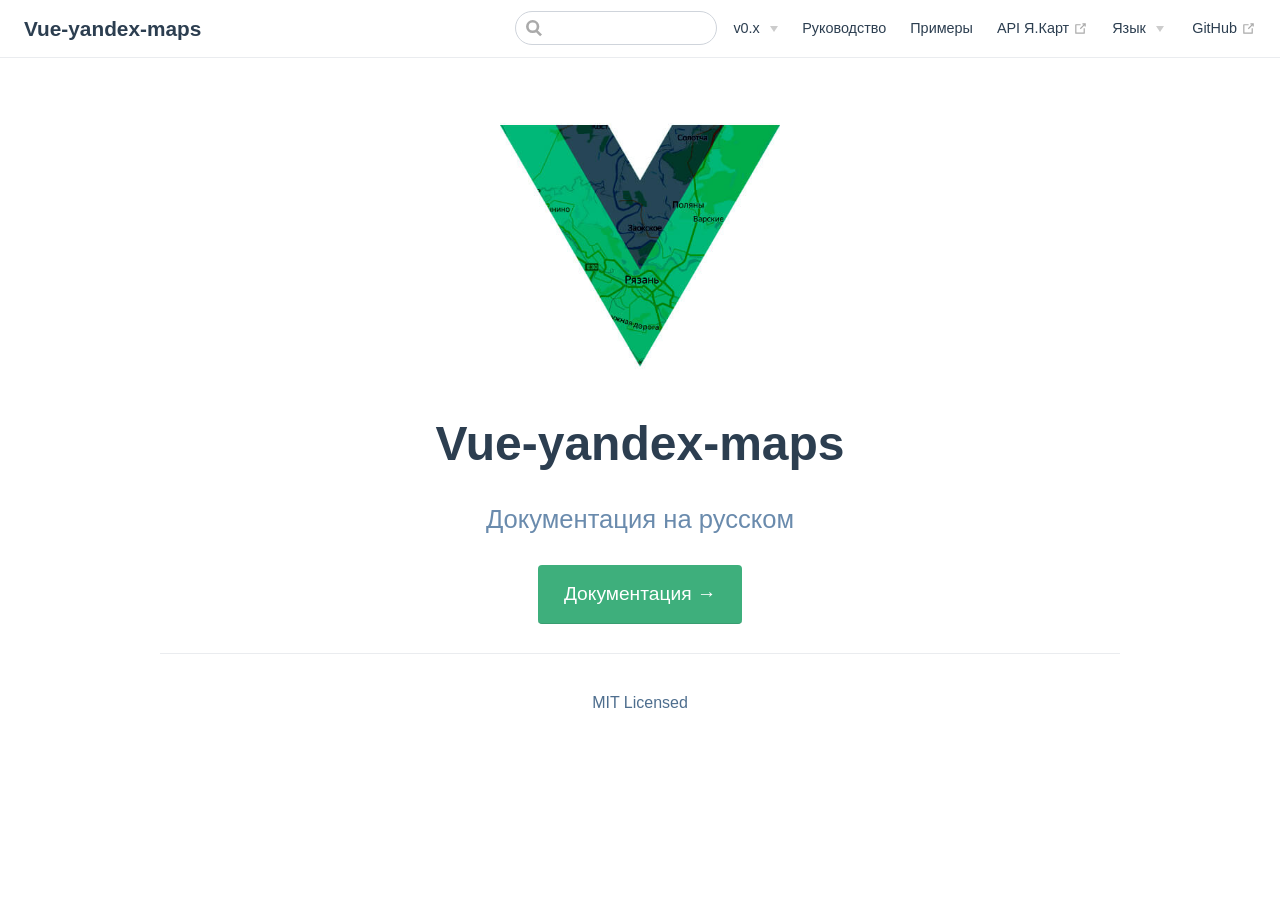
<file: index.html>
<!DOCTYPE html>
<html lang="ru-RU">
  <head>
    <meta charset="utf-8">
    <meta name="viewport" content="width=device-width,initial-scale=1">
    <title>Vue-yandex-maps</title>
    <meta name="generator" content="VuePress 1.9.10">
    
    <meta name="description" content="Документация на русском">
    
    <link rel="preload" href="/assets/css/0.styles.8f3dca9f.css" as="style"><link rel="preload" href="/assets/js/app.8e073788.js" as="script"><link rel="preload" href="/assets/js/2.f531a682.js" as="script"><link rel="preload" href="/assets/js/1.3f2d58b5.js" as="script"><link rel="preload" href="/assets/js/22.0c079e73.js" as="script"><link rel="prefetch" href="/assets/js/10.f475c100.js"><link rel="prefetch" href="/assets/js/11.710fb93f.js"><link rel="prefetch" href="/assets/js/12.b03e40b5.js"><link rel="prefetch" href="/assets/js/13.14f31151.js"><link rel="prefetch" href="/assets/js/14.679196b1.js"><link rel="prefetch" href="/assets/js/15.4be9352e.js"><link rel="prefetch" href="/assets/js/16.d8b9d3dc.js"><link rel="prefetch" href="/assets/js/17.734f4dde.js"><link rel="prefetch" href="/assets/js/18.46964c78.js"><link rel="prefetch" href="/assets/js/19.c06117ff.js"><link rel="prefetch" href="/assets/js/20.f504069f.js"><link rel="prefetch" href="/assets/js/21.af8bcd1d.js"><link rel="prefetch" href="/assets/js/23.35f79c31.js"><link rel="prefetch" href="/assets/js/24.73fd9a0f.js"><link rel="prefetch" href="/assets/js/25.5b8686b4.js"><link rel="prefetch" href="/assets/js/26.373c219e.js"><link rel="prefetch" href="/assets/js/27.a2e1533f.js"><link rel="prefetch" href="/assets/js/28.25d80dc9.js"><link rel="prefetch" href="/assets/js/29.62c56b68.js"><link rel="prefetch" href="/assets/js/3.cf88070e.js"><link rel="prefetch" href="/assets/js/30.a85ca3ff.js"><link rel="prefetch" href="/assets/js/31.39eef1cf.js"><link rel="prefetch" href="/assets/js/4.2c1aaec4.js"><link rel="prefetch" href="/assets/js/5.d9669e3d.js"><link rel="prefetch" href="/assets/js/6.9a9332f5.js"><link rel="prefetch" href="/assets/js/7.16e71e9d.js"><link rel="prefetch" href="/assets/js/vendors~docsearch.5e19b665.js">
    <link rel="stylesheet" href="/assets/css/0.styles.8f3dca9f.css">
  </head>
  <body>
    <div id="app" data-server-rendered="true"><div class="theme-container no-sidebar"><header class="navbar"><div class="sidebar-button"><svg xmlns="http://www.w3.org/2000/svg" aria-hidden="true" role="img" viewBox="0 0 448 512" class="icon"><path fill="currentColor" d="M436 124H12c-6.627 0-12-5.373-12-12V80c0-6.627 5.373-12 12-12h424c6.627 0 12 5.373 12 12v32c0 6.627-5.373 12-12 12zm0 160H12c-6.627 0-12-5.373-12-12v-32c0-6.627 5.373-12 12-12h424c6.627 0 12 5.373 12 12v32c0 6.627-5.373 12-12 12zm0 160H12c-6.627 0-12-5.373-12-12v-32c0-6.627 5.373-12 12-12h424c6.627 0 12 5.373 12 12v32c0 6.627-5.373 12-12 12z"></path></svg></div> <a href="/" aria-current="page" class="home-link router-link-exact-active router-link-active"><!----> <span class="site-name">Vue-yandex-maps</span></a> <div class="links"><div class="search-box"><input aria-label="Search" autocomplete="off" spellcheck="false" value=""> <!----></div> <nav class="nav-links can-hide"><div class="nav-item"><div class="dropdown-wrapper"><button type="button" aria-label="v0.x" class="dropdown-title"><span class="title">v0.x</span> <span class="arrow down"></span></button> <button type="button" aria-label="v0.x" class="mobile-dropdown-title"><span class="title">v0.x</span> <span class="arrow right"></span></button> <ul class="nav-dropdown" style="display:none;"><li class="dropdown-item"><!----> <a href="https://vue-yandex-maps.github.io/new-docs/" target="_blank" rel="noopener noreferrer" class="nav-link external">
  v1.x
  <span><svg xmlns="http://www.w3.org/2000/svg" aria-hidden="true" focusable="false" x="0px" y="0px" viewBox="0 0 100 100" width="15" height="15" class="icon outbound"><path fill="currentColor" d="M18.8,85.1h56l0,0c2.2,0,4-1.8,4-4v-32h-8v28h-48v-48h28v-8h-32l0,0c-2.2,0-4,1.8-4,4v56C14.8,83.3,16.6,85.1,18.8,85.1z"></path> <polygon fill="currentColor" points="45.7,48.7 51.3,54.3 77.2,28.5 77.2,37.2 85.2,37.2 85.2,14.9 62.8,14.9 62.8,22.9 71.5,22.9"></polygon></svg> <span class="sr-only">(opens new window)</span></span></a></li><li class="dropdown-item"><!----> <a href="https://yandex-maps-unofficial.github.io/vue-yandex-maps/" target="_blank" rel="noopener noreferrer" class="nav-link external">
  v2.x
  <span><svg xmlns="http://www.w3.org/2000/svg" aria-hidden="true" focusable="false" x="0px" y="0px" viewBox="0 0 100 100" width="15" height="15" class="icon outbound"><path fill="currentColor" d="M18.8,85.1h56l0,0c2.2,0,4-1.8,4-4v-32h-8v28h-48v-48h28v-8h-32l0,0c-2.2,0-4,1.8-4,4v56C14.8,83.3,16.6,85.1,18.8,85.1z"></path> <polygon fill="currentColor" points="45.7,48.7 51.3,54.3 77.2,28.5 77.2,37.2 85.2,37.2 85.2,14.9 62.8,14.9 62.8,22.9 71.5,22.9"></polygon></svg> <span class="sr-only">(opens new window)</span></span></a></li></ul></div></div><div class="nav-item"><a href="/guide/" class="nav-link">
  Руководство
</a></div><div class="nav-item"><a href="/examples/" class="nav-link">
  Примеры
</a></div><div class="nav-item"><a href="https://tech.yandex.ru/maps/doc/jsapi/2.1/quick-start/index-docpage/" target="_blank" rel="noopener noreferrer" class="nav-link external">
  API Я.Карт
  <span><svg xmlns="http://www.w3.org/2000/svg" aria-hidden="true" focusable="false" x="0px" y="0px" viewBox="0 0 100 100" width="15" height="15" class="icon outbound"><path fill="currentColor" d="M18.8,85.1h56l0,0c2.2,0,4-1.8,4-4v-32h-8v28h-48v-48h28v-8h-32l0,0c-2.2,0-4,1.8-4,4v56C14.8,83.3,16.6,85.1,18.8,85.1z"></path> <polygon fill="currentColor" points="45.7,48.7 51.3,54.3 77.2,28.5 77.2,37.2 85.2,37.2 85.2,14.9 62.8,14.9 62.8,22.9 71.5,22.9"></polygon></svg> <span class="sr-only">(opens new window)</span></span></a></div><div class="nav-item"><div class="dropdown-wrapper"><button type="button" aria-label="Select language" class="dropdown-title"><span class="title">Язык</span> <span class="arrow down"></span></button> <button type="button" aria-label="Select language" class="mobile-dropdown-title"><span class="title">Язык</span> <span class="arrow right"></span></button> <ul class="nav-dropdown" style="display:none;"><li class="dropdown-item"><!----> <a href="/" aria-current="page" class="nav-link router-link-exact-active router-link-active">
  ru-RU
</a></li><li class="dropdown-item"><!----> <a href="/en/" class="nav-link">
  en-US
</a></li></ul></div></div> <a href="https://github.com/PNKBizz/vue-yandex-map" target="_blank" rel="noopener noreferrer" class="repo-link">
    GitHub
    <span><svg xmlns="http://www.w3.org/2000/svg" aria-hidden="true" focusable="false" x="0px" y="0px" viewBox="0 0 100 100" width="15" height="15" class="icon outbound"><path fill="currentColor" d="M18.8,85.1h56l0,0c2.2,0,4-1.8,4-4v-32h-8v28h-48v-48h28v-8h-32l0,0c-2.2,0-4,1.8-4,4v56C14.8,83.3,16.6,85.1,18.8,85.1z"></path> <polygon fill="currentColor" points="45.7,48.7 51.3,54.3 77.2,28.5 77.2,37.2 85.2,37.2 85.2,14.9 62.8,14.9 62.8,22.9 71.5,22.9"></polygon></svg> <span class="sr-only">(opens new window)</span></span></a></nav></div></header> <div class="sidebar-mask"></div> <aside class="sidebar"><nav class="nav-links"><div class="nav-item"><div class="dropdown-wrapper"><button type="button" aria-label="v0.x" class="dropdown-title"><span class="title">v0.x</span> <span class="arrow down"></span></button> <button type="button" aria-label="v0.x" class="mobile-dropdown-title"><span class="title">v0.x</span> <span class="arrow right"></span></button> <ul class="nav-dropdown" style="display:none;"><li class="dropdown-item"><!----> <a href="https://vue-yandex-maps.github.io/new-docs/" target="_blank" rel="noopener noreferrer" class="nav-link external">
  v1.x
  <span><svg xmlns="http://www.w3.org/2000/svg" aria-hidden="true" focusable="false" x="0px" y="0px" viewBox="0 0 100 100" width="15" height="15" class="icon outbound"><path fill="currentColor" d="M18.8,85.1h56l0,0c2.2,0,4-1.8,4-4v-32h-8v28h-48v-48h28v-8h-32l0,0c-2.2,0-4,1.8-4,4v56C14.8,83.3,16.6,85.1,18.8,85.1z"></path> <polygon fill="currentColor" points="45.7,48.7 51.3,54.3 77.2,28.5 77.2,37.2 85.2,37.2 85.2,14.9 62.8,14.9 62.8,22.9 71.5,22.9"></polygon></svg> <span class="sr-only">(opens new window)</span></span></a></li><li class="dropdown-item"><!----> <a href="https://yandex-maps-unofficial.github.io/vue-yandex-maps/" target="_blank" rel="noopener noreferrer" class="nav-link external">
  v2.x
  <span><svg xmlns="http://www.w3.org/2000/svg" aria-hidden="true" focusable="false" x="0px" y="0px" viewBox="0 0 100 100" width="15" height="15" class="icon outbound"><path fill="currentColor" d="M18.8,85.1h56l0,0c2.2,0,4-1.8,4-4v-32h-8v28h-48v-48h28v-8h-32l0,0c-2.2,0-4,1.8-4,4v56C14.8,83.3,16.6,85.1,18.8,85.1z"></path> <polygon fill="currentColor" points="45.7,48.7 51.3,54.3 77.2,28.5 77.2,37.2 85.2,37.2 85.2,14.9 62.8,14.9 62.8,22.9 71.5,22.9"></polygon></svg> <span class="sr-only">(opens new window)</span></span></a></li></ul></div></div><div class="nav-item"><a href="/guide/" class="nav-link">
  Руководство
</a></div><div class="nav-item"><a href="/examples/" class="nav-link">
  Примеры
</a></div><div class="nav-item"><a href="https://tech.yandex.ru/maps/doc/jsapi/2.1/quick-start/index-docpage/" target="_blank" rel="noopener noreferrer" class="nav-link external">
  API Я.Карт
  <span><svg xmlns="http://www.w3.org/2000/svg" aria-hidden="true" focusable="false" x="0px" y="0px" viewBox="0 0 100 100" width="15" height="15" class="icon outbound"><path fill="currentColor" d="M18.8,85.1h56l0,0c2.2,0,4-1.8,4-4v-32h-8v28h-48v-48h28v-8h-32l0,0c-2.2,0-4,1.8-4,4v56C14.8,83.3,16.6,85.1,18.8,85.1z"></path> <polygon fill="currentColor" points="45.7,48.7 51.3,54.3 77.2,28.5 77.2,37.2 85.2,37.2 85.2,14.9 62.8,14.9 62.8,22.9 71.5,22.9"></polygon></svg> <span class="sr-only">(opens new window)</span></span></a></div><div class="nav-item"><div class="dropdown-wrapper"><button type="button" aria-label="Select language" class="dropdown-title"><span class="title">Язык</span> <span class="arrow down"></span></button> <button type="button" aria-label="Select language" class="mobile-dropdown-title"><span class="title">Язык</span> <span class="arrow right"></span></button> <ul class="nav-dropdown" style="display:none;"><li class="dropdown-item"><!----> <a href="/" aria-current="page" class="nav-link router-link-exact-active router-link-active">
  ru-RU
</a></li><li class="dropdown-item"><!----> <a href="/en/" class="nav-link">
  en-US
</a></li></ul></div></div> <a href="https://github.com/PNKBizz/vue-yandex-map" target="_blank" rel="noopener noreferrer" class="repo-link">
    GitHub
    <span><svg xmlns="http://www.w3.org/2000/svg" aria-hidden="true" focusable="false" x="0px" y="0px" viewBox="0 0 100 100" width="15" height="15" class="icon outbound"><path fill="currentColor" d="M18.8,85.1h56l0,0c2.2,0,4-1.8,4-4v-32h-8v28h-48v-48h28v-8h-32l0,0c-2.2,0-4,1.8-4,4v56C14.8,83.3,16.6,85.1,18.8,85.1z"></path> <polygon fill="currentColor" points="45.7,48.7 51.3,54.3 77.2,28.5 77.2,37.2 85.2,37.2 85.2,14.9 62.8,14.9 62.8,22.9 71.5,22.9"></polygon></svg> <span class="sr-only">(opens new window)</span></span></a></nav>  <!----> </aside> <main aria-labelledby="main-title" class="home"><header class="hero"><img src="/hero.jpg" alt="hero"> <h1 id="main-title">
      Vue-yandex-maps
    </h1> <p class="description">
      Документация на русском
    </p> <p class="action"><a href="/guide/" class="nav-link action-button">
  Документация →
</a></p></header> <!----> <div class="theme-default-content custom content__default"></div> <div class="footer">
    MIT Licensed
  </div></main></div><div class="global-ui"></div></div>
    <script src="/assets/js/app.8e073788.js" defer></script><script src="/assets/js/2.f531a682.js" defer></script><script src="/assets/js/1.3f2d58b5.js" defer></script><script src="/assets/js/22.0c079e73.js" defer></script>
  </body>
</html>
</file>
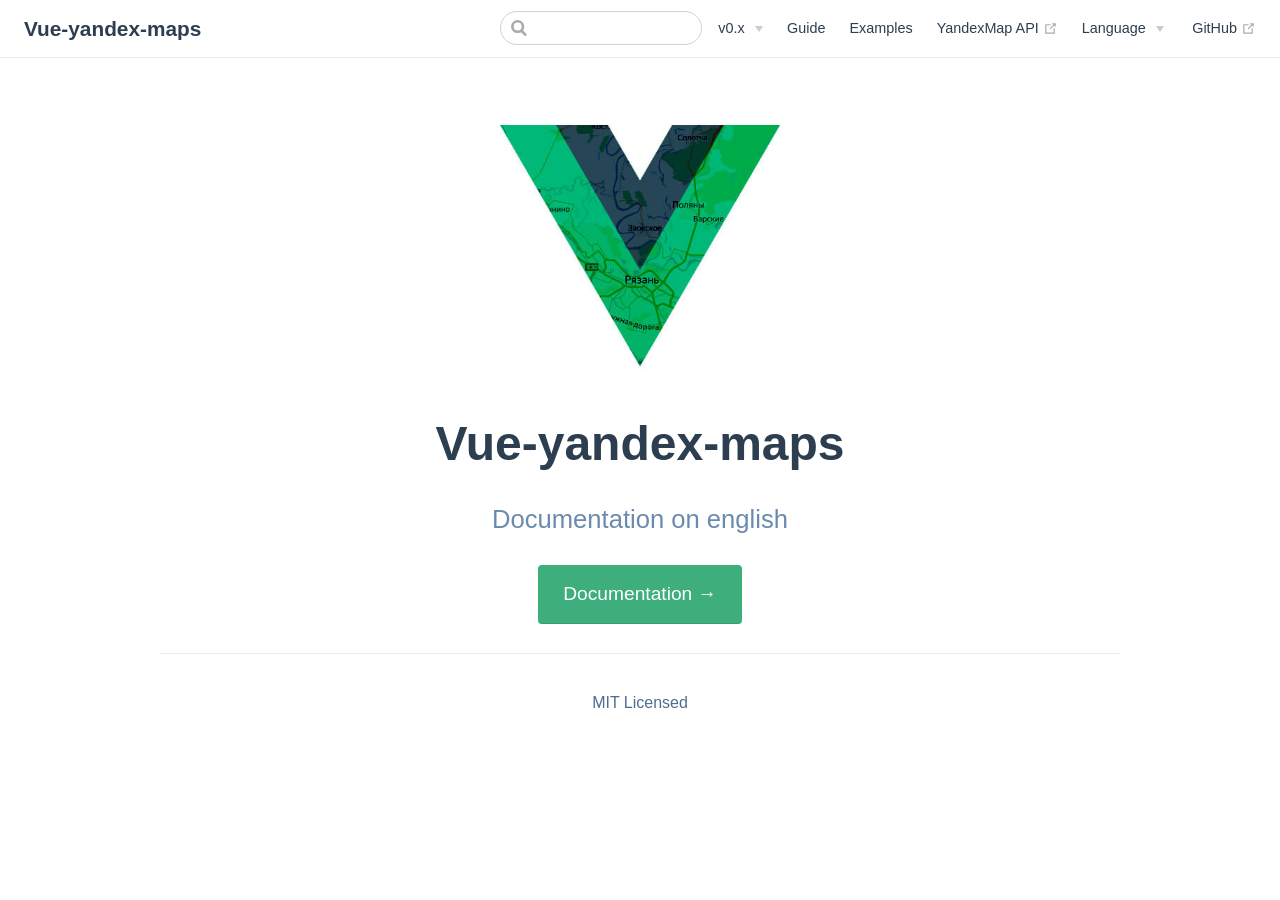
<file: en/index.html>
<!DOCTYPE html>
<html lang="en-US">
  <head>
    <meta charset="utf-8">
    <meta name="viewport" content="width=device-width,initial-scale=1">
    <title>Vue-yandex-maps</title>
    <meta name="generator" content="VuePress 1.9.10">
    
    <meta name="description" content="Documentation on english">
    
    <link rel="preload" href="/assets/css/0.styles.8f3dca9f.css" as="style"><link rel="preload" href="/assets/js/app.8e073788.js" as="script"><link rel="preload" href="/assets/js/2.f531a682.js" as="script"><link rel="preload" href="/assets/js/1.3f2d58b5.js" as="script"><link rel="preload" href="/assets/js/23.35f79c31.js" as="script"><link rel="prefetch" href="/assets/js/10.f475c100.js"><link rel="prefetch" href="/assets/js/11.710fb93f.js"><link rel="prefetch" href="/assets/js/12.b03e40b5.js"><link rel="prefetch" href="/assets/js/13.14f31151.js"><link rel="prefetch" href="/assets/js/14.679196b1.js"><link rel="prefetch" href="/assets/js/15.4be9352e.js"><link rel="prefetch" href="/assets/js/16.d8b9d3dc.js"><link rel="prefetch" href="/assets/js/17.734f4dde.js"><link rel="prefetch" href="/assets/js/18.46964c78.js"><link rel="prefetch" href="/assets/js/19.c06117ff.js"><link rel="prefetch" href="/assets/js/20.f504069f.js"><link rel="prefetch" href="/assets/js/21.af8bcd1d.js"><link rel="prefetch" href="/assets/js/22.0c079e73.js"><link rel="prefetch" href="/assets/js/24.73fd9a0f.js"><link rel="prefetch" href="/assets/js/25.5b8686b4.js"><link rel="prefetch" href="/assets/js/26.373c219e.js"><link rel="prefetch" href="/assets/js/27.a2e1533f.js"><link rel="prefetch" href="/assets/js/28.25d80dc9.js"><link rel="prefetch" href="/assets/js/29.62c56b68.js"><link rel="prefetch" href="/assets/js/3.cf88070e.js"><link rel="prefetch" href="/assets/js/30.a85ca3ff.js"><link rel="prefetch" href="/assets/js/31.39eef1cf.js"><link rel="prefetch" href="/assets/js/4.2c1aaec4.js"><link rel="prefetch" href="/assets/js/5.d9669e3d.js"><link rel="prefetch" href="/assets/js/6.9a9332f5.js"><link rel="prefetch" href="/assets/js/7.16e71e9d.js"><link rel="prefetch" href="/assets/js/vendors~docsearch.5e19b665.js">
    <link rel="stylesheet" href="/assets/css/0.styles.8f3dca9f.css">
  </head>
  <body>
    <div id="app" data-server-rendered="true"><div class="theme-container no-sidebar"><header class="navbar"><div class="sidebar-button"><svg xmlns="http://www.w3.org/2000/svg" aria-hidden="true" role="img" viewBox="0 0 448 512" class="icon"><path fill="currentColor" d="M436 124H12c-6.627 0-12-5.373-12-12V80c0-6.627 5.373-12 12-12h424c6.627 0 12 5.373 12 12v32c0 6.627-5.373 12-12 12zm0 160H12c-6.627 0-12-5.373-12-12v-32c0-6.627 5.373-12 12-12h424c6.627 0 12 5.373 12 12v32c0 6.627-5.373 12-12 12zm0 160H12c-6.627 0-12-5.373-12-12v-32c0-6.627 5.373-12 12-12h424c6.627 0 12 5.373 12 12v32c0 6.627-5.373 12-12 12z"></path></svg></div> <a href="/en/" aria-current="page" class="home-link router-link-exact-active router-link-active"><!----> <span class="site-name">Vue-yandex-maps</span></a> <div class="links"><div class="search-box"><input aria-label="Search" autocomplete="off" spellcheck="false" value=""> <!----></div> <nav class="nav-links can-hide"><div class="nav-item"><div class="dropdown-wrapper"><button type="button" aria-label="v0.x" class="dropdown-title"><span class="title">v0.x</span> <span class="arrow down"></span></button> <button type="button" aria-label="v0.x" class="mobile-dropdown-title"><span class="title">v0.x</span> <span class="arrow right"></span></button> <ul class="nav-dropdown" style="display:none;"><li class="dropdown-item"><!----> <a href="https://vue-yandex-maps.github.io/new-docs/" target="_blank" rel="noopener noreferrer" class="nav-link external">
  v1.x
  <span><svg xmlns="http://www.w3.org/2000/svg" aria-hidden="true" focusable="false" x="0px" y="0px" viewBox="0 0 100 100" width="15" height="15" class="icon outbound"><path fill="currentColor" d="M18.8,85.1h56l0,0c2.2,0,4-1.8,4-4v-32h-8v28h-48v-48h28v-8h-32l0,0c-2.2,0-4,1.8-4,4v56C14.8,83.3,16.6,85.1,18.8,85.1z"></path> <polygon fill="currentColor" points="45.7,48.7 51.3,54.3 77.2,28.5 77.2,37.2 85.2,37.2 85.2,14.9 62.8,14.9 62.8,22.9 71.5,22.9"></polygon></svg> <span class="sr-only">(opens new window)</span></span></a></li><li class="dropdown-item"><!----> <a href="https://yandex-maps-unofficial.github.io/vue-yandex-maps/" target="_blank" rel="noopener noreferrer" class="nav-link external">
  v2.x
  <span><svg xmlns="http://www.w3.org/2000/svg" aria-hidden="true" focusable="false" x="0px" y="0px" viewBox="0 0 100 100" width="15" height="15" class="icon outbound"><path fill="currentColor" d="M18.8,85.1h56l0,0c2.2,0,4-1.8,4-4v-32h-8v28h-48v-48h28v-8h-32l0,0c-2.2,0-4,1.8-4,4v56C14.8,83.3,16.6,85.1,18.8,85.1z"></path> <polygon fill="currentColor" points="45.7,48.7 51.3,54.3 77.2,28.5 77.2,37.2 85.2,37.2 85.2,14.9 62.8,14.9 62.8,22.9 71.5,22.9"></polygon></svg> <span class="sr-only">(opens new window)</span></span></a></li></ul></div></div><div class="nav-item"><a href="/en/guide/" class="nav-link">
  Guide
</a></div><div class="nav-item"><a href="/en/examples/" class="nav-link">
  Examples
</a></div><div class="nav-item"><a href="https://tech.yandex.ru/maps/doc/jsapi/2.1/quick-start/index-docpage/" target="_blank" rel="noopener noreferrer" class="nav-link external">
  YandexMap API 
  <span><svg xmlns="http://www.w3.org/2000/svg" aria-hidden="true" focusable="false" x="0px" y="0px" viewBox="0 0 100 100" width="15" height="15" class="icon outbound"><path fill="currentColor" d="M18.8,85.1h56l0,0c2.2,0,4-1.8,4-4v-32h-8v28h-48v-48h28v-8h-32l0,0c-2.2,0-4,1.8-4,4v56C14.8,83.3,16.6,85.1,18.8,85.1z"></path> <polygon fill="currentColor" points="45.7,48.7 51.3,54.3 77.2,28.5 77.2,37.2 85.2,37.2 85.2,14.9 62.8,14.9 62.8,22.9 71.5,22.9"></polygon></svg> <span class="sr-only">(opens new window)</span></span></a></div><div class="nav-item"><div class="dropdown-wrapper"><button type="button" aria-label="Select language" class="dropdown-title"><span class="title">Language</span> <span class="arrow down"></span></button> <button type="button" aria-label="Select language" class="mobile-dropdown-title"><span class="title">Language</span> <span class="arrow right"></span></button> <ul class="nav-dropdown" style="display:none;"><li class="dropdown-item"><!----> <a href="/" class="nav-link">
  ru-RU
</a></li><li class="dropdown-item"><!----> <a href="/en/" aria-current="page" class="nav-link router-link-exact-active router-link-active">
  en-US
</a></li></ul></div></div> <a href="https://github.com/PNKBizz/vue-yandex-map" target="_blank" rel="noopener noreferrer" class="repo-link">
    GitHub
    <span><svg xmlns="http://www.w3.org/2000/svg" aria-hidden="true" focusable="false" x="0px" y="0px" viewBox="0 0 100 100" width="15" height="15" class="icon outbound"><path fill="currentColor" d="M18.8,85.1h56l0,0c2.2,0,4-1.8,4-4v-32h-8v28h-48v-48h28v-8h-32l0,0c-2.2,0-4,1.8-4,4v56C14.8,83.3,16.6,85.1,18.8,85.1z"></path> <polygon fill="currentColor" points="45.7,48.7 51.3,54.3 77.2,28.5 77.2,37.2 85.2,37.2 85.2,14.9 62.8,14.9 62.8,22.9 71.5,22.9"></polygon></svg> <span class="sr-only">(opens new window)</span></span></a></nav></div></header> <div class="sidebar-mask"></div> <aside class="sidebar"><nav class="nav-links"><div class="nav-item"><div class="dropdown-wrapper"><button type="button" aria-label="v0.x" class="dropdown-title"><span class="title">v0.x</span> <span class="arrow down"></span></button> <button type="button" aria-label="v0.x" class="mobile-dropdown-title"><span class="title">v0.x</span> <span class="arrow right"></span></button> <ul class="nav-dropdown" style="display:none;"><li class="dropdown-item"><!----> <a href="https://vue-yandex-maps.github.io/new-docs/" target="_blank" rel="noopener noreferrer" class="nav-link external">
  v1.x
  <span><svg xmlns="http://www.w3.org/2000/svg" aria-hidden="true" focusable="false" x="0px" y="0px" viewBox="0 0 100 100" width="15" height="15" class="icon outbound"><path fill="currentColor" d="M18.8,85.1h56l0,0c2.2,0,4-1.8,4-4v-32h-8v28h-48v-48h28v-8h-32l0,0c-2.2,0-4,1.8-4,4v56C14.8,83.3,16.6,85.1,18.8,85.1z"></path> <polygon fill="currentColor" points="45.7,48.7 51.3,54.3 77.2,28.5 77.2,37.2 85.2,37.2 85.2,14.9 62.8,14.9 62.8,22.9 71.5,22.9"></polygon></svg> <span class="sr-only">(opens new window)</span></span></a></li><li class="dropdown-item"><!----> <a href="https://yandex-maps-unofficial.github.io/vue-yandex-maps/" target="_blank" rel="noopener noreferrer" class="nav-link external">
  v2.x
  <span><svg xmlns="http://www.w3.org/2000/svg" aria-hidden="true" focusable="false" x="0px" y="0px" viewBox="0 0 100 100" width="15" height="15" class="icon outbound"><path fill="currentColor" d="M18.8,85.1h56l0,0c2.2,0,4-1.8,4-4v-32h-8v28h-48v-48h28v-8h-32l0,0c-2.2,0-4,1.8-4,4v56C14.8,83.3,16.6,85.1,18.8,85.1z"></path> <polygon fill="currentColor" points="45.7,48.7 51.3,54.3 77.2,28.5 77.2,37.2 85.2,37.2 85.2,14.9 62.8,14.9 62.8,22.9 71.5,22.9"></polygon></svg> <span class="sr-only">(opens new window)</span></span></a></li></ul></div></div><div class="nav-item"><a href="/en/guide/" class="nav-link">
  Guide
</a></div><div class="nav-item"><a href="/en/examples/" class="nav-link">
  Examples
</a></div><div class="nav-item"><a href="https://tech.yandex.ru/maps/doc/jsapi/2.1/quick-start/index-docpage/" target="_blank" rel="noopener noreferrer" class="nav-link external">
  YandexMap API 
  <span><svg xmlns="http://www.w3.org/2000/svg" aria-hidden="true" focusable="false" x="0px" y="0px" viewBox="0 0 100 100" width="15" height="15" class="icon outbound"><path fill="currentColor" d="M18.8,85.1h56l0,0c2.2,0,4-1.8,4-4v-32h-8v28h-48v-48h28v-8h-32l0,0c-2.2,0-4,1.8-4,4v56C14.8,83.3,16.6,85.1,18.8,85.1z"></path> <polygon fill="currentColor" points="45.7,48.7 51.3,54.3 77.2,28.5 77.2,37.2 85.2,37.2 85.2,14.9 62.8,14.9 62.8,22.9 71.5,22.9"></polygon></svg> <span class="sr-only">(opens new window)</span></span></a></div><div class="nav-item"><div class="dropdown-wrapper"><button type="button" aria-label="Select language" class="dropdown-title"><span class="title">Language</span> <span class="arrow down"></span></button> <button type="button" aria-label="Select language" class="mobile-dropdown-title"><span class="title">Language</span> <span class="arrow right"></span></button> <ul class="nav-dropdown" style="display:none;"><li class="dropdown-item"><!----> <a href="/" class="nav-link">
  ru-RU
</a></li><li class="dropdown-item"><!----> <a href="/en/" aria-current="page" class="nav-link router-link-exact-active router-link-active">
  en-US
</a></li></ul></div></div> <a href="https://github.com/PNKBizz/vue-yandex-map" target="_blank" rel="noopener noreferrer" class="repo-link">
    GitHub
    <span><svg xmlns="http://www.w3.org/2000/svg" aria-hidden="true" focusable="false" x="0px" y="0px" viewBox="0 0 100 100" width="15" height="15" class="icon outbound"><path fill="currentColor" d="M18.8,85.1h56l0,0c2.2,0,4-1.8,4-4v-32h-8v28h-48v-48h28v-8h-32l0,0c-2.2,0-4,1.8-4,4v56C14.8,83.3,16.6,85.1,18.8,85.1z"></path> <polygon fill="currentColor" points="45.7,48.7 51.3,54.3 77.2,28.5 77.2,37.2 85.2,37.2 85.2,14.9 62.8,14.9 62.8,22.9 71.5,22.9"></polygon></svg> <span class="sr-only">(opens new window)</span></span></a></nav>  <!----> </aside> <main aria-labelledby="main-title" class="home"><header class="hero"><img src="/hero.jpg" alt="hero"> <h1 id="main-title">
      Vue-yandex-maps
    </h1> <p class="description">
      Documentation on english
    </p> <p class="action"><a href="/en/guide/" class="nav-link action-button">
  Documentation →
</a></p></header> <!----> <div class="theme-default-content custom content__default"></div> <div class="footer">
    MIT Licensed
  </div></main></div><div class="global-ui"></div></div>
    <script src="/assets/js/app.8e073788.js" defer></script><script src="/assets/js/2.f531a682.js" defer></script><script src="/assets/js/1.3f2d58b5.js" defer></script><script src="/assets/js/23.35f79c31.js" defer></script>
  </body>
</html>
</file>
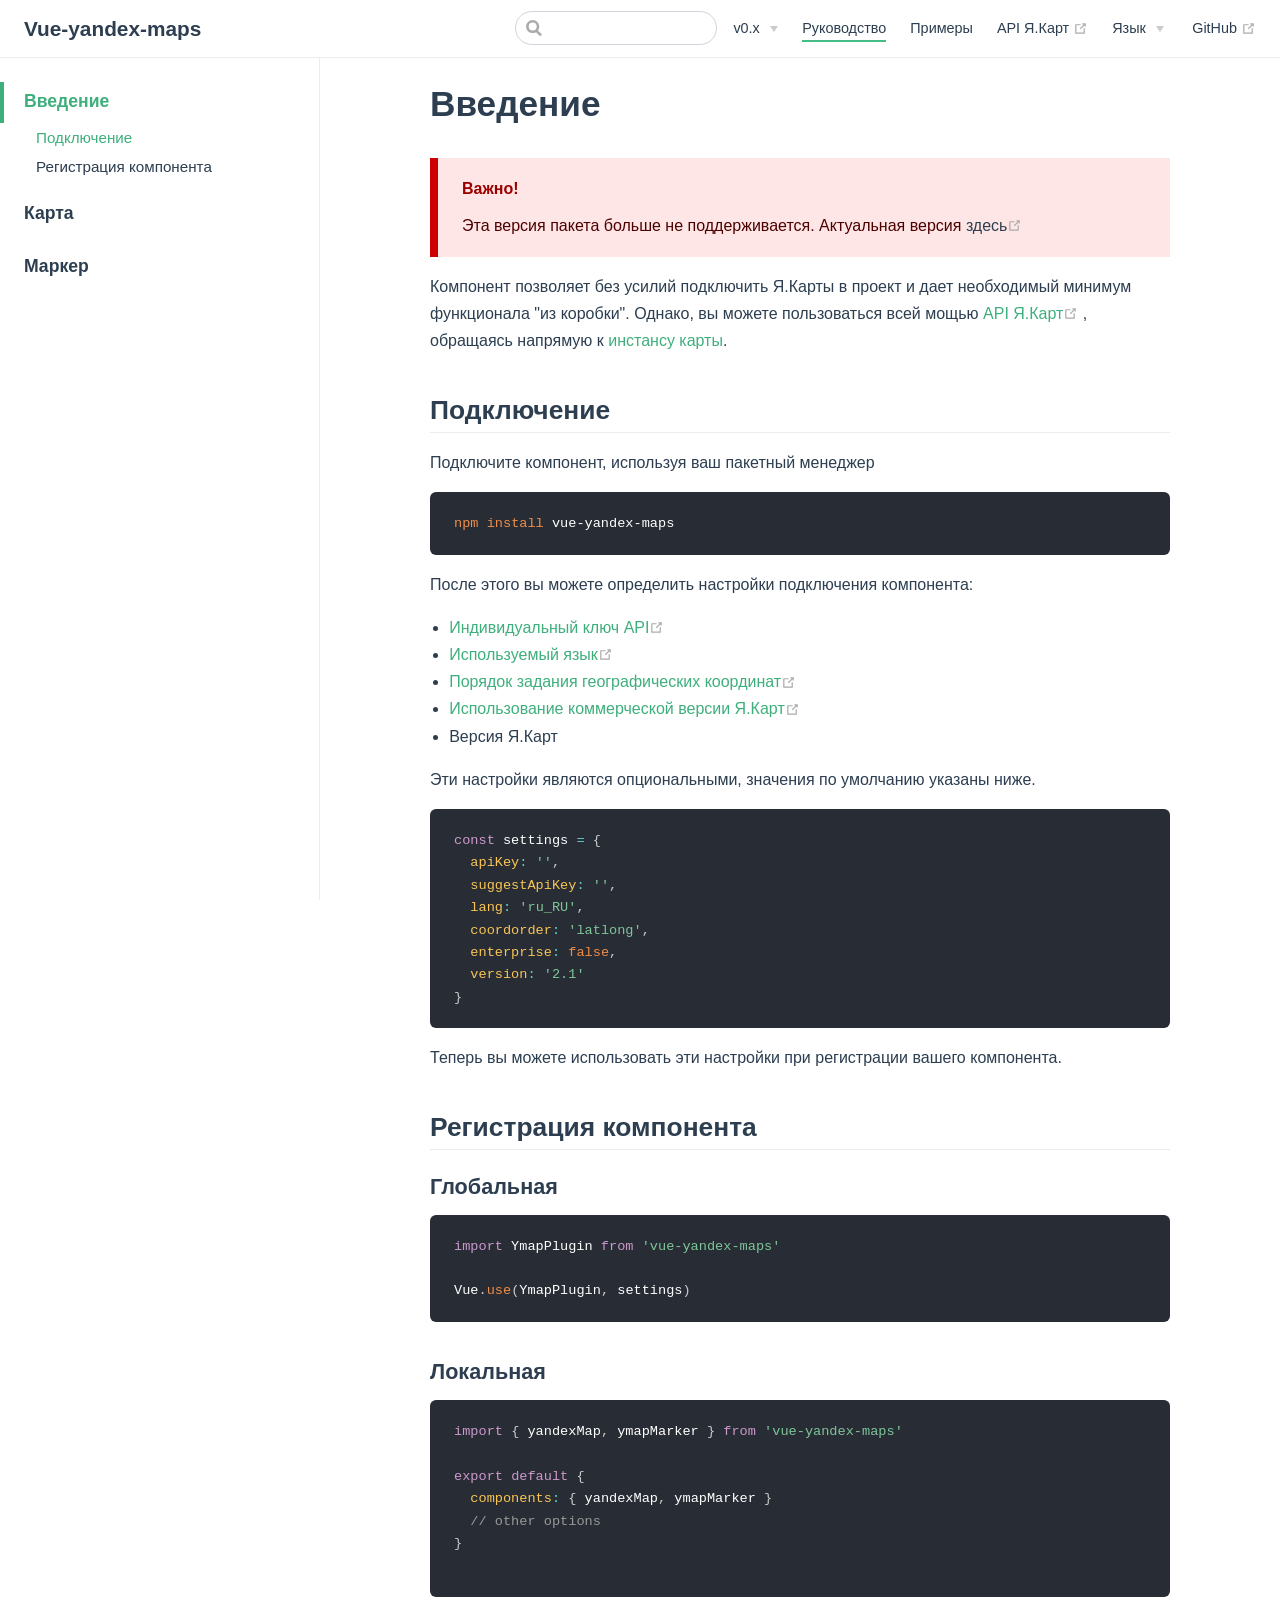
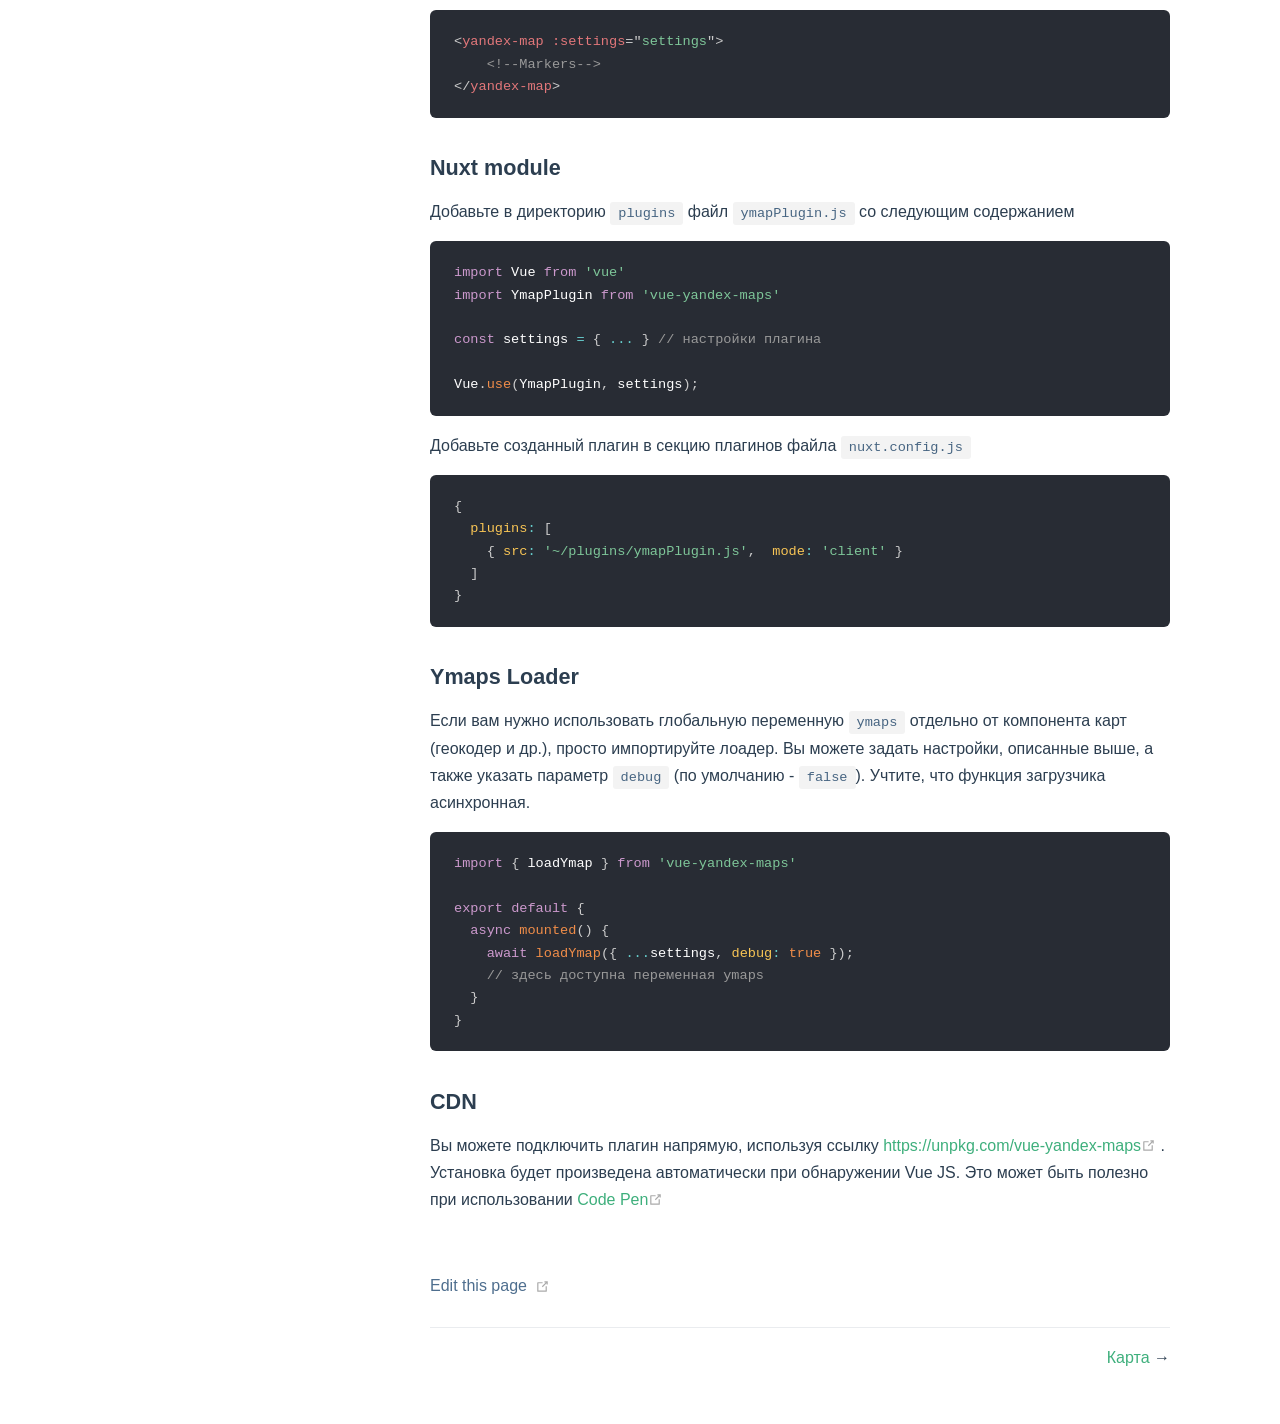
<file: guide/index.html>
<!DOCTYPE html>
<html lang="ru-RU">
  <head>
    <meta charset="utf-8">
    <meta name="viewport" content="width=device-width,initial-scale=1">
    <title>Введение | Vue-yandex-maps</title>
    <meta name="generator" content="VuePress 1.9.10">
    
    <meta name="description" content="Документация на русском">
    
    <link rel="preload" href="/assets/css/0.styles.8f3dca9f.css" as="style"><link rel="preload" href="/assets/js/app.8e073788.js" as="script"><link rel="preload" href="/assets/js/2.f531a682.js" as="script"><link rel="preload" href="/assets/js/1.3f2d58b5.js" as="script"><link rel="preload" href="/assets/js/31.39eef1cf.js" as="script"><link rel="prefetch" href="/assets/js/10.f475c100.js"><link rel="prefetch" href="/assets/js/11.710fb93f.js"><link rel="prefetch" href="/assets/js/12.b03e40b5.js"><link rel="prefetch" href="/assets/js/13.14f31151.js"><link rel="prefetch" href="/assets/js/14.679196b1.js"><link rel="prefetch" href="/assets/js/15.4be9352e.js"><link rel="prefetch" href="/assets/js/16.d8b9d3dc.js"><link rel="prefetch" href="/assets/js/17.734f4dde.js"><link rel="prefetch" href="/assets/js/18.46964c78.js"><link rel="prefetch" href="/assets/js/19.c06117ff.js"><link rel="prefetch" href="/assets/js/20.f504069f.js"><link rel="prefetch" href="/assets/js/21.af8bcd1d.js"><link rel="prefetch" href="/assets/js/22.0c079e73.js"><link rel="prefetch" href="/assets/js/23.35f79c31.js"><link rel="prefetch" href="/assets/js/24.73fd9a0f.js"><link rel="prefetch" href="/assets/js/25.5b8686b4.js"><link rel="prefetch" href="/assets/js/26.373c219e.js"><link rel="prefetch" href="/assets/js/27.a2e1533f.js"><link rel="prefetch" href="/assets/js/28.25d80dc9.js"><link rel="prefetch" href="/assets/js/29.62c56b68.js"><link rel="prefetch" href="/assets/js/3.cf88070e.js"><link rel="prefetch" href="/assets/js/30.a85ca3ff.js"><link rel="prefetch" href="/assets/js/4.2c1aaec4.js"><link rel="prefetch" href="/assets/js/5.d9669e3d.js"><link rel="prefetch" href="/assets/js/6.9a9332f5.js"><link rel="prefetch" href="/assets/js/7.16e71e9d.js"><link rel="prefetch" href="/assets/js/vendors~docsearch.5e19b665.js">
    <link rel="stylesheet" href="/assets/css/0.styles.8f3dca9f.css">
  </head>
  <body>
    <div id="app" data-server-rendered="true"><div class="theme-container"><header class="navbar"><div class="sidebar-button"><svg xmlns="http://www.w3.org/2000/svg" aria-hidden="true" role="img" viewBox="0 0 448 512" class="icon"><path fill="currentColor" d="M436 124H12c-6.627 0-12-5.373-12-12V80c0-6.627 5.373-12 12-12h424c6.627 0 12 5.373 12 12v32c0 6.627-5.373 12-12 12zm0 160H12c-6.627 0-12-5.373-12-12v-32c0-6.627 5.373-12 12-12h424c6.627 0 12 5.373 12 12v32c0 6.627-5.373 12-12 12zm0 160H12c-6.627 0-12-5.373-12-12v-32c0-6.627 5.373-12 12-12h424c6.627 0 12 5.373 12 12v32c0 6.627-5.373 12-12 12z"></path></svg></div> <a href="/" class="home-link router-link-active"><!----> <span class="site-name">Vue-yandex-maps</span></a> <div class="links"><div class="search-box"><input aria-label="Search" autocomplete="off" spellcheck="false" value=""> <!----></div> <nav class="nav-links can-hide"><div class="nav-item"><div class="dropdown-wrapper"><button type="button" aria-label="v0.x" class="dropdown-title"><span class="title">v0.x</span> <span class="arrow down"></span></button> <button type="button" aria-label="v0.x" class="mobile-dropdown-title"><span class="title">v0.x</span> <span class="arrow right"></span></button> <ul class="nav-dropdown" style="display:none;"><li class="dropdown-item"><!----> <a href="https://vue-yandex-maps.github.io/new-docs/" target="_blank" rel="noopener noreferrer" class="nav-link external">
  v1.x
  <span><svg xmlns="http://www.w3.org/2000/svg" aria-hidden="true" focusable="false" x="0px" y="0px" viewBox="0 0 100 100" width="15" height="15" class="icon outbound"><path fill="currentColor" d="M18.8,85.1h56l0,0c2.2,0,4-1.8,4-4v-32h-8v28h-48v-48h28v-8h-32l0,0c-2.2,0-4,1.8-4,4v56C14.8,83.3,16.6,85.1,18.8,85.1z"></path> <polygon fill="currentColor" points="45.7,48.7 51.3,54.3 77.2,28.5 77.2,37.2 85.2,37.2 85.2,14.9 62.8,14.9 62.8,22.9 71.5,22.9"></polygon></svg> <span class="sr-only">(opens new window)</span></span></a></li><li class="dropdown-item"><!----> <a href="https://yandex-maps-unofficial.github.io/vue-yandex-maps/" target="_blank" rel="noopener noreferrer" class="nav-link external">
  v2.x
  <span><svg xmlns="http://www.w3.org/2000/svg" aria-hidden="true" focusable="false" x="0px" y="0px" viewBox="0 0 100 100" width="15" height="15" class="icon outbound"><path fill="currentColor" d="M18.8,85.1h56l0,0c2.2,0,4-1.8,4-4v-32h-8v28h-48v-48h28v-8h-32l0,0c-2.2,0-4,1.8-4,4v56C14.8,83.3,16.6,85.1,18.8,85.1z"></path> <polygon fill="currentColor" points="45.7,48.7 51.3,54.3 77.2,28.5 77.2,37.2 85.2,37.2 85.2,14.9 62.8,14.9 62.8,22.9 71.5,22.9"></polygon></svg> <span class="sr-only">(opens new window)</span></span></a></li></ul></div></div><div class="nav-item"><a href="/guide/" aria-current="page" class="nav-link router-link-exact-active router-link-active">
  Руководство
</a></div><div class="nav-item"><a href="/examples/" class="nav-link">
  Примеры
</a></div><div class="nav-item"><a href="https://tech.yandex.ru/maps/doc/jsapi/2.1/quick-start/index-docpage/" target="_blank" rel="noopener noreferrer" class="nav-link external">
  API Я.Карт
  <span><svg xmlns="http://www.w3.org/2000/svg" aria-hidden="true" focusable="false" x="0px" y="0px" viewBox="0 0 100 100" width="15" height="15" class="icon outbound"><path fill="currentColor" d="M18.8,85.1h56l0,0c2.2,0,4-1.8,4-4v-32h-8v28h-48v-48h28v-8h-32l0,0c-2.2,0-4,1.8-4,4v56C14.8,83.3,16.6,85.1,18.8,85.1z"></path> <polygon fill="currentColor" points="45.7,48.7 51.3,54.3 77.2,28.5 77.2,37.2 85.2,37.2 85.2,14.9 62.8,14.9 62.8,22.9 71.5,22.9"></polygon></svg> <span class="sr-only">(opens new window)</span></span></a></div><div class="nav-item"><div class="dropdown-wrapper"><button type="button" aria-label="Select language" class="dropdown-title"><span class="title">Язык</span> <span class="arrow down"></span></button> <button type="button" aria-label="Select language" class="mobile-dropdown-title"><span class="title">Язык</span> <span class="arrow right"></span></button> <ul class="nav-dropdown" style="display:none;"><li class="dropdown-item"><!----> <a href="/guide/" aria-current="page" class="nav-link router-link-exact-active router-link-active">
  ru-RU
</a></li><li class="dropdown-item"><!----> <a href="/en/guide/" class="nav-link">
  en-US
</a></li></ul></div></div> <a href="https://github.com/PNKBizz/vue-yandex-map" target="_blank" rel="noopener noreferrer" class="repo-link">
    GitHub
    <span><svg xmlns="http://www.w3.org/2000/svg" aria-hidden="true" focusable="false" x="0px" y="0px" viewBox="0 0 100 100" width="15" height="15" class="icon outbound"><path fill="currentColor" d="M18.8,85.1h56l0,0c2.2,0,4-1.8,4-4v-32h-8v28h-48v-48h28v-8h-32l0,0c-2.2,0-4,1.8-4,4v56C14.8,83.3,16.6,85.1,18.8,85.1z"></path> <polygon fill="currentColor" points="45.7,48.7 51.3,54.3 77.2,28.5 77.2,37.2 85.2,37.2 85.2,14.9 62.8,14.9 62.8,22.9 71.5,22.9"></polygon></svg> <span class="sr-only">(opens new window)</span></span></a></nav></div></header> <div class="sidebar-mask"></div> <aside class="sidebar"><nav class="nav-links"><div class="nav-item"><div class="dropdown-wrapper"><button type="button" aria-label="v0.x" class="dropdown-title"><span class="title">v0.x</span> <span class="arrow down"></span></button> <button type="button" aria-label="v0.x" class="mobile-dropdown-title"><span class="title">v0.x</span> <span class="arrow right"></span></button> <ul class="nav-dropdown" style="display:none;"><li class="dropdown-item"><!----> <a href="https://vue-yandex-maps.github.io/new-docs/" target="_blank" rel="noopener noreferrer" class="nav-link external">
  v1.x
  <span><svg xmlns="http://www.w3.org/2000/svg" aria-hidden="true" focusable="false" x="0px" y="0px" viewBox="0 0 100 100" width="15" height="15" class="icon outbound"><path fill="currentColor" d="M18.8,85.1h56l0,0c2.2,0,4-1.8,4-4v-32h-8v28h-48v-48h28v-8h-32l0,0c-2.2,0-4,1.8-4,4v56C14.8,83.3,16.6,85.1,18.8,85.1z"></path> <polygon fill="currentColor" points="45.7,48.7 51.3,54.3 77.2,28.5 77.2,37.2 85.2,37.2 85.2,14.9 62.8,14.9 62.8,22.9 71.5,22.9"></polygon></svg> <span class="sr-only">(opens new window)</span></span></a></li><li class="dropdown-item"><!----> <a href="https://yandex-maps-unofficial.github.io/vue-yandex-maps/" target="_blank" rel="noopener noreferrer" class="nav-link external">
  v2.x
  <span><svg xmlns="http://www.w3.org/2000/svg" aria-hidden="true" focusable="false" x="0px" y="0px" viewBox="0 0 100 100" width="15" height="15" class="icon outbound"><path fill="currentColor" d="M18.8,85.1h56l0,0c2.2,0,4-1.8,4-4v-32h-8v28h-48v-48h28v-8h-32l0,0c-2.2,0-4,1.8-4,4v56C14.8,83.3,16.6,85.1,18.8,85.1z"></path> <polygon fill="currentColor" points="45.7,48.7 51.3,54.3 77.2,28.5 77.2,37.2 85.2,37.2 85.2,14.9 62.8,14.9 62.8,22.9 71.5,22.9"></polygon></svg> <span class="sr-only">(opens new window)</span></span></a></li></ul></div></div><div class="nav-item"><a href="/guide/" aria-current="page" class="nav-link router-link-exact-active router-link-active">
  Руководство
</a></div><div class="nav-item"><a href="/examples/" class="nav-link">
  Примеры
</a></div><div class="nav-item"><a href="https://tech.yandex.ru/maps/doc/jsapi/2.1/quick-start/index-docpage/" target="_blank" rel="noopener noreferrer" class="nav-link external">
  API Я.Карт
  <span><svg xmlns="http://www.w3.org/2000/svg" aria-hidden="true" focusable="false" x="0px" y="0px" viewBox="0 0 100 100" width="15" height="15" class="icon outbound"><path fill="currentColor" d="M18.8,85.1h56l0,0c2.2,0,4-1.8,4-4v-32h-8v28h-48v-48h28v-8h-32l0,0c-2.2,0-4,1.8-4,4v56C14.8,83.3,16.6,85.1,18.8,85.1z"></path> <polygon fill="currentColor" points="45.7,48.7 51.3,54.3 77.2,28.5 77.2,37.2 85.2,37.2 85.2,14.9 62.8,14.9 62.8,22.9 71.5,22.9"></polygon></svg> <span class="sr-only">(opens new window)</span></span></a></div><div class="nav-item"><div class="dropdown-wrapper"><button type="button" aria-label="Select language" class="dropdown-title"><span class="title">Язык</span> <span class="arrow down"></span></button> <button type="button" aria-label="Select language" class="mobile-dropdown-title"><span class="title">Язык</span> <span class="arrow right"></span></button> <ul class="nav-dropdown" style="display:none;"><li class="dropdown-item"><!----> <a href="/guide/" aria-current="page" class="nav-link router-link-exact-active router-link-active">
  ru-RU
</a></li><li class="dropdown-item"><!----> <a href="/en/guide/" class="nav-link">
  en-US
</a></li></ul></div></div> <a href="https://github.com/PNKBizz/vue-yandex-map" target="_blank" rel="noopener noreferrer" class="repo-link">
    GitHub
    <span><svg xmlns="http://www.w3.org/2000/svg" aria-hidden="true" focusable="false" x="0px" y="0px" viewBox="0 0 100 100" width="15" height="15" class="icon outbound"><path fill="currentColor" d="M18.8,85.1h56l0,0c2.2,0,4-1.8,4-4v-32h-8v28h-48v-48h28v-8h-32l0,0c-2.2,0-4,1.8-4,4v56C14.8,83.3,16.6,85.1,18.8,85.1z"></path> <polygon fill="currentColor" points="45.7,48.7 51.3,54.3 77.2,28.5 77.2,37.2 85.2,37.2 85.2,14.9 62.8,14.9 62.8,22.9 71.5,22.9"></polygon></svg> <span class="sr-only">(opens new window)</span></span></a></nav>  <ul class="sidebar-links"><li><a href="/guide/" aria-current="page" class="active sidebar-link">Введение</a><ul class="sidebar-sub-headers"><li class="sidebar-sub-header"><a href="/guide/#подключение" class="sidebar-link">Подключение</a></li><li class="sidebar-sub-header"><a href="/guide/#регистрация-компонента" class="sidebar-link">Регистрация компонента</a></li></ul></li><li><a href="/guide/Map.html" class="sidebar-link">Карта</a></li><li><a href="/guide/Marker.html" class="sidebar-link">Маркер</a></li></ul> </aside> <main class="page"> <div class="theme-default-content content__default"><h1 id="введение"><a href="#введение" class="header-anchor">#</a> Введение</h1> <div class="custom-block danger"><p class="custom-block-title">Важно!</p> <p>Эта версия пакета больше не поддерживается. Актуальная версия <a href="https://github.com/yandex-maps-unofficial/vue-yandex-maps" target="_blank" rel="noopener noreferrer">здесь<span><svg xmlns="http://www.w3.org/2000/svg" aria-hidden="true" focusable="false" x="0px" y="0px" viewBox="0 0 100 100" width="15" height="15" class="icon outbound"><path fill="currentColor" d="M18.8,85.1h56l0,0c2.2,0,4-1.8,4-4v-32h-8v28h-48v-48h28v-8h-32l0,0c-2.2,0-4,1.8-4,4v56C14.8,83.3,16.6,85.1,18.8,85.1z"></path> <polygon fill="currentColor" points="45.7,48.7 51.3,54.3 77.2,28.5 77.2,37.2 85.2,37.2 85.2,14.9 62.8,14.9 62.8,22.9 71.5,22.9"></polygon></svg> <span class="sr-only">(opens new window)</span></span></a></p></div> <p>Компонент позволяет без усилий подключить Я.Карты в проект и дает необходимый минимум функционала &quot;из коробки&quot;. Однако, вы можете пользоваться всей мощью <a href="https://tech.yandex.ru/maps/doc/jsapi/2.1/quick-start/index-docpage/" target="_blank" rel="noopener noreferrer">API Я.Карт<span><svg xmlns="http://www.w3.org/2000/svg" aria-hidden="true" focusable="false" x="0px" y="0px" viewBox="0 0 100 100" width="15" height="15" class="icon outbound"><path fill="currentColor" d="M18.8,85.1h56l0,0c2.2,0,4-1.8,4-4v-32h-8v28h-48v-48h28v-8h-32l0,0c-2.2,0-4,1.8-4,4v56C14.8,83.3,16.6,85.1,18.8,85.1z"></path> <polygon fill="currentColor" points="45.7,48.7 51.3,54.3 77.2,28.5 77.2,37.2 85.2,37.2 85.2,14.9 62.8,14.9 62.8,22.9 71.5,22.9"></polygon></svg> <span class="sr-only">(opens new window)</span></span></a>, обращаясь напрямую к <a href="/guide/Map.html">инстансу карты</a>.</p> <h2 id="подключение"><a href="#подключение" class="header-anchor">#</a> Подключение</h2> <p>Подключите компонент, используя ваш пакетный менеджер</p> <div class="language-Bash extra-class"><pre class="language-bash"><code><span class="token function">npm</span> <span class="token function">install</span> vue-yandex-maps
</code></pre></div><p>После этого вы можете определить настройки подключения компонента:</p> <ul><li><a href="https://tech.yandex.ru/maps/doc/jsapi/2.1/dg/concepts/load-docpage/" target="_blank" rel="noopener noreferrer">Индивидуальный ключ API<span><svg xmlns="http://www.w3.org/2000/svg" aria-hidden="true" focusable="false" x="0px" y="0px" viewBox="0 0 100 100" width="15" height="15" class="icon outbound"><path fill="currentColor" d="M18.8,85.1h56l0,0c2.2,0,4-1.8,4-4v-32h-8v28h-48v-48h28v-8h-32l0,0c-2.2,0-4,1.8-4,4v56C14.8,83.3,16.6,85.1,18.8,85.1z"></path> <polygon fill="currentColor" points="45.7,48.7 51.3,54.3 77.2,28.5 77.2,37.2 85.2,37.2 85.2,14.9 62.8,14.9 62.8,22.9 71.5,22.9"></polygon></svg> <span class="sr-only">(opens new window)</span></span></a></li> <li><a href="https://tech.yandex.ru/maps/doc/jsapi/2.1/dg/concepts/localization-docpage/" target="_blank" rel="noopener noreferrer">Используемый язык<span><svg xmlns="http://www.w3.org/2000/svg" aria-hidden="true" focusable="false" x="0px" y="0px" viewBox="0 0 100 100" width="15" height="15" class="icon outbound"><path fill="currentColor" d="M18.8,85.1h56l0,0c2.2,0,4-1.8,4-4v-32h-8v28h-48v-48h28v-8h-32l0,0c-2.2,0-4,1.8-4,4v56C14.8,83.3,16.6,85.1,18.8,85.1z"></path> <polygon fill="currentColor" points="45.7,48.7 51.3,54.3 77.2,28.5 77.2,37.2 85.2,37.2 85.2,14.9 62.8,14.9 62.8,22.9 71.5,22.9"></polygon></svg> <span class="sr-only">(opens new window)</span></span></a></li> <li><a href="https://tech.yandex.ru/maps/jsapi/doc/2.1/dg/concepts/load-docpage/#load__coordorder" target="_blank" rel="noopener noreferrer">Порядок задания географических координат<span><svg xmlns="http://www.w3.org/2000/svg" aria-hidden="true" focusable="false" x="0px" y="0px" viewBox="0 0 100 100" width="15" height="15" class="icon outbound"><path fill="currentColor" d="M18.8,85.1h56l0,0c2.2,0,4-1.8,4-4v-32h-8v28h-48v-48h28v-8h-32l0,0c-2.2,0-4,1.8-4,4v56C14.8,83.3,16.6,85.1,18.8,85.1z"></path> <polygon fill="currentColor" points="45.7,48.7 51.3,54.3 77.2,28.5 77.2,37.2 85.2,37.2 85.2,14.9 62.8,14.9 62.8,22.9 71.5,22.9"></polygon></svg> <span class="sr-only">(opens new window)</span></span></a></li> <li><a href="https://yandex.ru/dev/maps/commercial/doc/concepts/about-enterprise.html" target="_blank" rel="noopener noreferrer">Использование коммерческой версии Я.Карт<span><svg xmlns="http://www.w3.org/2000/svg" aria-hidden="true" focusable="false" x="0px" y="0px" viewBox="0 0 100 100" width="15" height="15" class="icon outbound"><path fill="currentColor" d="M18.8,85.1h56l0,0c2.2,0,4-1.8,4-4v-32h-8v28h-48v-48h28v-8h-32l0,0c-2.2,0-4,1.8-4,4v56C14.8,83.3,16.6,85.1,18.8,85.1z"></path> <polygon fill="currentColor" points="45.7,48.7 51.3,54.3 77.2,28.5 77.2,37.2 85.2,37.2 85.2,14.9 62.8,14.9 62.8,22.9 71.5,22.9"></polygon></svg> <span class="sr-only">(opens new window)</span></span></a></li> <li>Версия Я.Карт</li></ul> <p>Эти настройки являются опциональными, значения по умолчанию указаны ниже.</p> <div class="language-JavaScript extra-class"><pre class="language-javascript"><code><span class="token keyword">const</span> settings <span class="token operator">=</span> <span class="token punctuation">{</span>
  <span class="token literal-property property">apiKey</span><span class="token operator">:</span> <span class="token string">''</span><span class="token punctuation">,</span>
  <span class="token literal-property property">suggestApiKey</span><span class="token operator">:</span> <span class="token string">''</span><span class="token punctuation">,</span>
  <span class="token literal-property property">lang</span><span class="token operator">:</span> <span class="token string">'ru_RU'</span><span class="token punctuation">,</span>
  <span class="token literal-property property">coordorder</span><span class="token operator">:</span> <span class="token string">'latlong'</span><span class="token punctuation">,</span>
  <span class="token literal-property property">enterprise</span><span class="token operator">:</span> <span class="token boolean">false</span><span class="token punctuation">,</span>
  <span class="token literal-property property">version</span><span class="token operator">:</span> <span class="token string">'2.1'</span>
<span class="token punctuation">}</span>
</code></pre></div><p>Теперь вы можете использовать эти настройки при регистрации вашего компонента.</p> <h2 id="регистрация-компонента"><a href="#регистрация-компонента" class="header-anchor">#</a> Регистрация компонента</h2> <h3 id="глобальная"><a href="#глобальная" class="header-anchor">#</a> Глобальная</h3> <div class="language-JavaScript extra-class"><pre class="language-javascript"><code><span class="token keyword">import</span> YmapPlugin <span class="token keyword">from</span> <span class="token string">'vue-yandex-maps'</span>

Vue<span class="token punctuation">.</span><span class="token function">use</span><span class="token punctuation">(</span>YmapPlugin<span class="token punctuation">,</span> settings<span class="token punctuation">)</span>
</code></pre></div><h3 id="локальная"><a href="#локальная" class="header-anchor">#</a> Локальная</h3> <div class="language-JavaScript extra-class"><pre class="language-javascript"><code><span class="token keyword">import</span> <span class="token punctuation">{</span> yandexMap<span class="token punctuation">,</span> ymapMarker <span class="token punctuation">}</span> <span class="token keyword">from</span> <span class="token string">'vue-yandex-maps'</span>

<span class="token keyword">export</span> <span class="token keyword">default</span> <span class="token punctuation">{</span>
  <span class="token literal-property property">components</span><span class="token operator">:</span> <span class="token punctuation">{</span> yandexMap<span class="token punctuation">,</span> ymapMarker <span class="token punctuation">}</span>
  <span class="token comment">// other options</span>
<span class="token punctuation">}</span>

</code></pre></div><div class="language-HTML extra-class"><pre class="language-html"><code><span class="token tag"><span class="token tag"><span class="token punctuation">&lt;</span>yandex-map</span> <span class="token attr-name">:settings</span><span class="token attr-value"><span class="token punctuation attr-equals">=</span><span class="token punctuation">&quot;</span>settings<span class="token punctuation">&quot;</span></span><span class="token punctuation">&gt;</span></span>
    <span class="token comment">&lt;!--Markers--&gt;</span>
<span class="token tag"><span class="token tag"><span class="token punctuation">&lt;/</span>yandex-map</span><span class="token punctuation">&gt;</span></span>
</code></pre></div><h3 id="nuxt-module"><a href="#nuxt-module" class="header-anchor">#</a> Nuxt module</h3> <p>Добавьте в директорию <code>plugins</code> файл <code>ymapPlugin.js</code> со следующим содержанием</p> <div class="language-JavaScript extra-class"><pre class="language-javascript"><code><span class="token keyword">import</span> Vue <span class="token keyword">from</span> <span class="token string">'vue'</span>
<span class="token keyword">import</span> YmapPlugin <span class="token keyword">from</span> <span class="token string">'vue-yandex-maps'</span>

<span class="token keyword">const</span> settings <span class="token operator">=</span> <span class="token punctuation">{</span> <span class="token operator">...</span> <span class="token punctuation">}</span> <span class="token comment">// настройки плагина</span>

Vue<span class="token punctuation">.</span><span class="token function">use</span><span class="token punctuation">(</span>YmapPlugin<span class="token punctuation">,</span> settings<span class="token punctuation">)</span><span class="token punctuation">;</span>
</code></pre></div><p>Добавьте созданный плагин в секцию плагинов файла <code>nuxt.config.js</code></p> <div class="language-JavaScript extra-class"><pre class="language-javascript"><code><span class="token punctuation">{</span>
  <span class="token literal-property property">plugins</span><span class="token operator">:</span> <span class="token punctuation">[</span>
    <span class="token punctuation">{</span> <span class="token literal-property property">src</span><span class="token operator">:</span> <span class="token string">'~/plugins/ymapPlugin.js'</span><span class="token punctuation">,</span>  <span class="token literal-property property">mode</span><span class="token operator">:</span> <span class="token string">'client'</span> <span class="token punctuation">}</span>
  <span class="token punctuation">]</span>
<span class="token punctuation">}</span>
</code></pre></div><h3 id="ymaps-loader"><a href="#ymaps-loader" class="header-anchor">#</a> Ymaps Loader</h3> <p>Если вам нужно использовать глобальную переменную <code>ymaps</code> отдельно от компонента карт (геокодер и др.), просто импортируйте лоадер. Вы можете задать настройки, описанные выше, а также указать параметр <code>debug</code> (по умолчанию - <code>false</code>). Учтите, что функция загрузчика асинхронная.</p> <div class="language-JavaScript extra-class"><pre class="language-javascript"><code><span class="token keyword">import</span> <span class="token punctuation">{</span> loadYmap <span class="token punctuation">}</span> <span class="token keyword">from</span> <span class="token string">'vue-yandex-maps'</span>

<span class="token keyword">export</span> <span class="token keyword">default</span> <span class="token punctuation">{</span>
  <span class="token keyword">async</span> <span class="token function">mounted</span><span class="token punctuation">(</span><span class="token punctuation">)</span> <span class="token punctuation">{</span>
    <span class="token keyword">await</span> <span class="token function">loadYmap</span><span class="token punctuation">(</span><span class="token punctuation">{</span> <span class="token operator">...</span>settings<span class="token punctuation">,</span> <span class="token literal-property property">debug</span><span class="token operator">:</span> <span class="token boolean">true</span> <span class="token punctuation">}</span><span class="token punctuation">)</span><span class="token punctuation">;</span>
    <span class="token comment">// здесь доступна переменная ymaps</span>
  <span class="token punctuation">}</span>
<span class="token punctuation">}</span>
</code></pre></div><h3 id="cdn"><a href="#cdn" class="header-anchor">#</a> CDN</h3> <p>Вы можете подключить плагин напрямую, используя ссылку <a href="https://unpkg.com/vue-yandex-maps" target="_blank" rel="noopener noreferrer">https://unpkg.com/vue-yandex-maps<span><svg xmlns="http://www.w3.org/2000/svg" aria-hidden="true" focusable="false" x="0px" y="0px" viewBox="0 0 100 100" width="15" height="15" class="icon outbound"><path fill="currentColor" d="M18.8,85.1h56l0,0c2.2,0,4-1.8,4-4v-32h-8v28h-48v-48h28v-8h-32l0,0c-2.2,0-4,1.8-4,4v56C14.8,83.3,16.6,85.1,18.8,85.1z"></path> <polygon fill="currentColor" points="45.7,48.7 51.3,54.3 77.2,28.5 77.2,37.2 85.2,37.2 85.2,14.9 62.8,14.9 62.8,22.9 71.5,22.9"></polygon></svg> <span class="sr-only">(opens new window)</span></span></a>. Установка будет произведена автоматически при обнаружении Vue JS. Это может быть полезно при использовании <a href="https://codepen.io/PNKBizz/pen/WMRwyM" target="_blank" rel="noopener noreferrer">Code Pen<span><svg xmlns="http://www.w3.org/2000/svg" aria-hidden="true" focusable="false" x="0px" y="0px" viewBox="0 0 100 100" width="15" height="15" class="icon outbound"><path fill="currentColor" d="M18.8,85.1h56l0,0c2.2,0,4-1.8,4-4v-32h-8v28h-48v-48h28v-8h-32l0,0c-2.2,0-4,1.8-4,4v56C14.8,83.3,16.6,85.1,18.8,85.1z"></path> <polygon fill="currentColor" points="45.7,48.7 51.3,54.3 77.2,28.5 77.2,37.2 85.2,37.2 85.2,14.9 62.8,14.9 62.8,22.9 71.5,22.9"></polygon></svg> <span class="sr-only">(opens new window)</span></span></a></p></div> <footer class="page-edit"><div class="edit-link"><a href="https://github.com/PNKBizz/vue-yandex-map/edit/master/docs/guide/README.md" target="_blank" rel="noopener noreferrer">Edit this page</a> <span><svg xmlns="http://www.w3.org/2000/svg" aria-hidden="true" focusable="false" x="0px" y="0px" viewBox="0 0 100 100" width="15" height="15" class="icon outbound"><path fill="currentColor" d="M18.8,85.1h56l0,0c2.2,0,4-1.8,4-4v-32h-8v28h-48v-48h28v-8h-32l0,0c-2.2,0-4,1.8-4,4v56C14.8,83.3,16.6,85.1,18.8,85.1z"></path> <polygon fill="currentColor" points="45.7,48.7 51.3,54.3 77.2,28.5 77.2,37.2 85.2,37.2 85.2,14.9 62.8,14.9 62.8,22.9 71.5,22.9"></polygon></svg> <span class="sr-only">(opens new window)</span></span></div> <!----></footer> <div class="page-nav"><p class="inner"><!----> <span class="next"><a href="/guide/Map.html">
        Карта
      </a>
      →
    </span></p></div> </main></div><div class="global-ui"></div></div>
    <script src="/assets/js/app.8e073788.js" defer></script><script src="/assets/js/2.f531a682.js" defer></script><script src="/assets/js/1.3f2d58b5.js" defer></script><script src="/assets/js/31.39eef1cf.js" defer></script>
  </body>
</html>
</file>
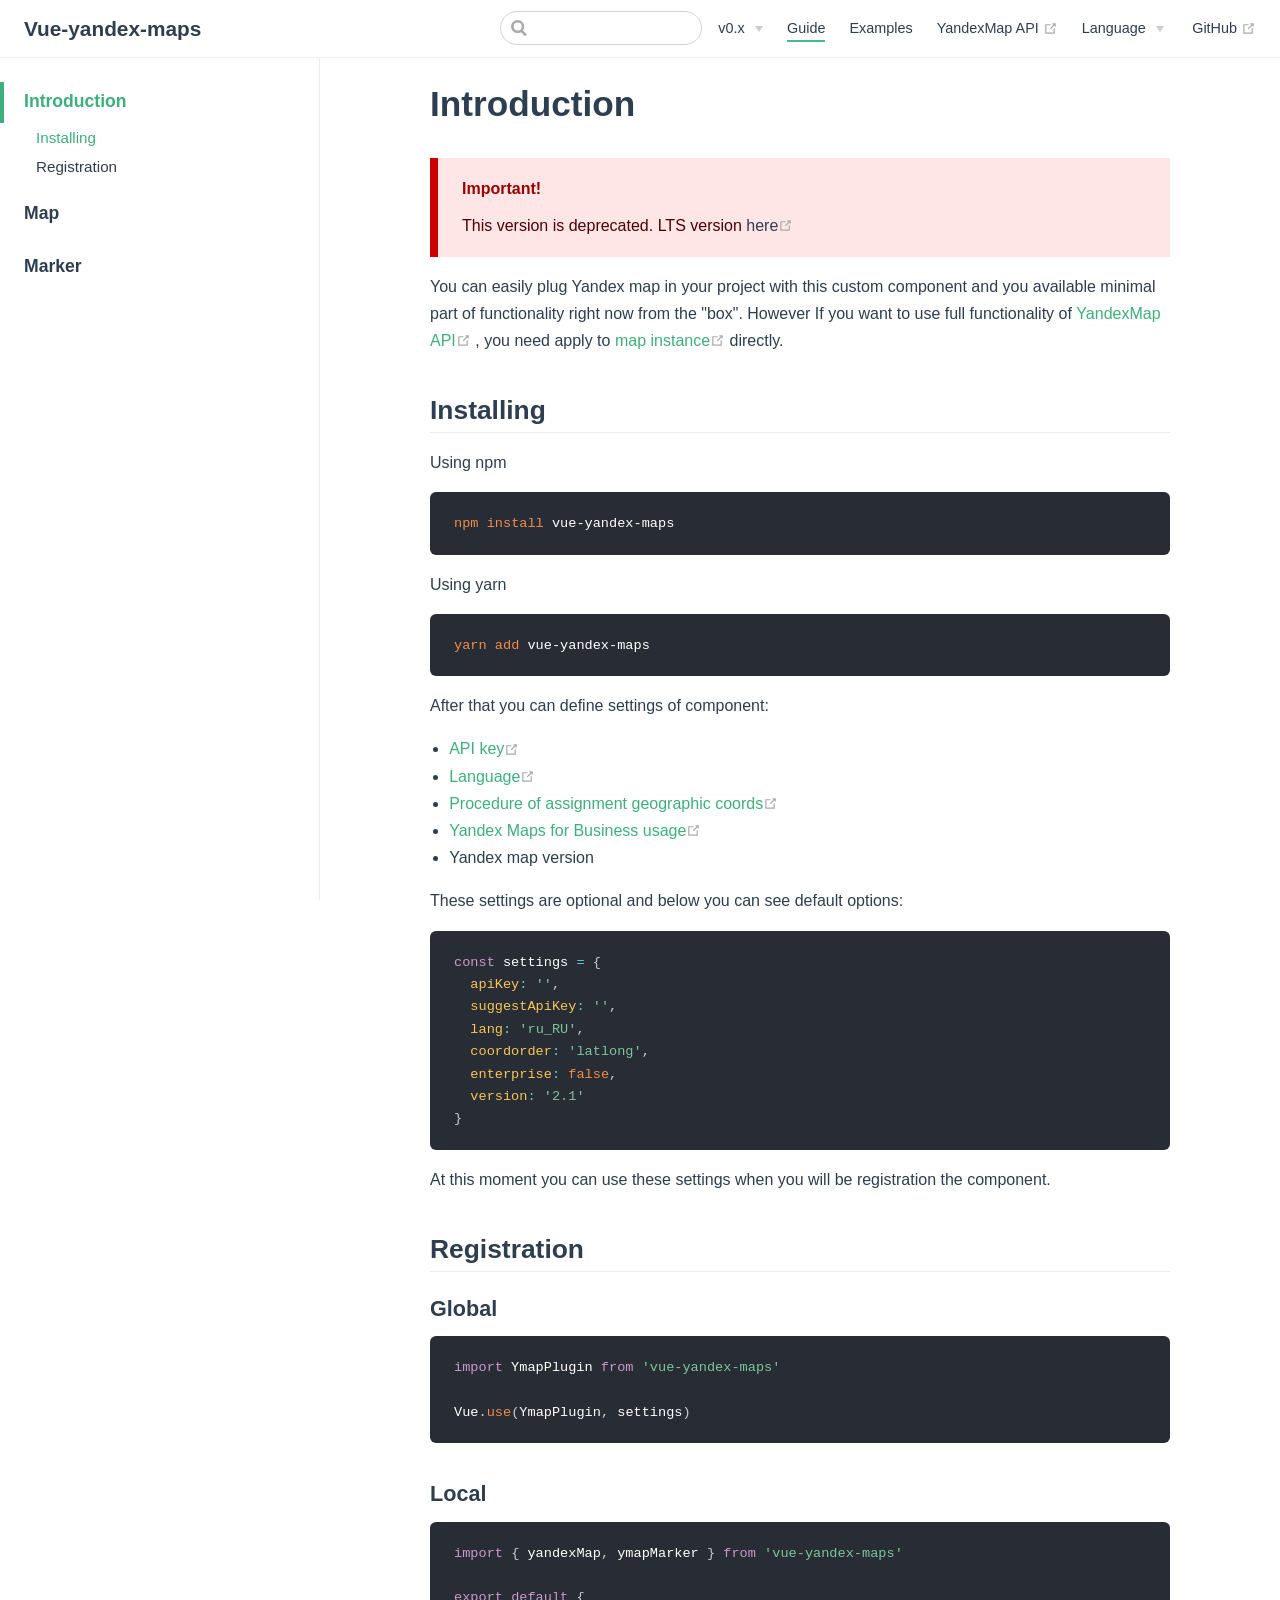
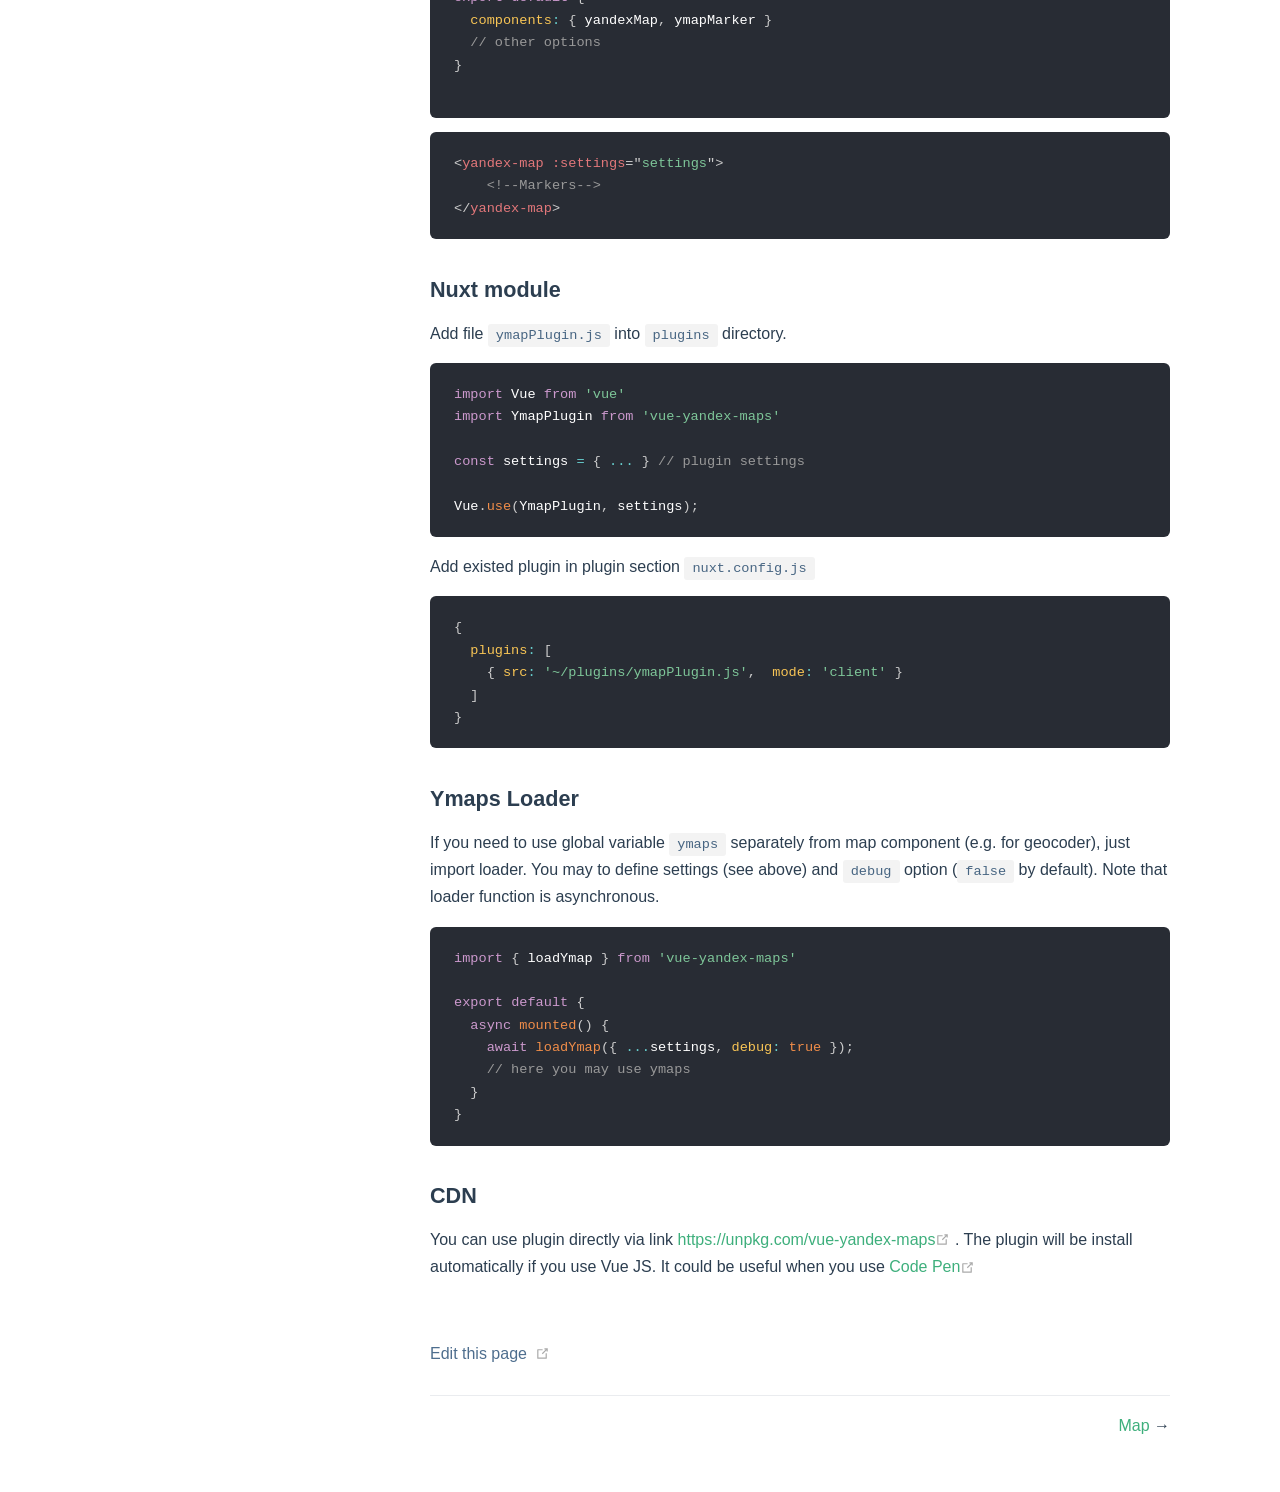
<file: en/guide/index.html>
<!DOCTYPE html>
<html lang="en-US">
  <head>
    <meta charset="utf-8">
    <meta name="viewport" content="width=device-width,initial-scale=1">
    <title>Introduction | Vue-yandex-maps</title>
    <meta name="generator" content="VuePress 1.9.10">
    
    <meta name="description" content="Documentation on english">
    
    <link rel="preload" href="/assets/css/0.styles.8f3dca9f.css" as="style"><link rel="preload" href="/assets/js/app.8e073788.js" as="script"><link rel="preload" href="/assets/js/2.f531a682.js" as="script"><link rel="preload" href="/assets/js/1.3f2d58b5.js" as="script"><link rel="preload" href="/assets/js/27.a2e1533f.js" as="script"><link rel="prefetch" href="/assets/js/10.f475c100.js"><link rel="prefetch" href="/assets/js/11.710fb93f.js"><link rel="prefetch" href="/assets/js/12.b03e40b5.js"><link rel="prefetch" href="/assets/js/13.14f31151.js"><link rel="prefetch" href="/assets/js/14.679196b1.js"><link rel="prefetch" href="/assets/js/15.4be9352e.js"><link rel="prefetch" href="/assets/js/16.d8b9d3dc.js"><link rel="prefetch" href="/assets/js/17.734f4dde.js"><link rel="prefetch" href="/assets/js/18.46964c78.js"><link rel="prefetch" href="/assets/js/19.c06117ff.js"><link rel="prefetch" href="/assets/js/20.f504069f.js"><link rel="prefetch" href="/assets/js/21.af8bcd1d.js"><link rel="prefetch" href="/assets/js/22.0c079e73.js"><link rel="prefetch" href="/assets/js/23.35f79c31.js"><link rel="prefetch" href="/assets/js/24.73fd9a0f.js"><link rel="prefetch" href="/assets/js/25.5b8686b4.js"><link rel="prefetch" href="/assets/js/26.373c219e.js"><link rel="prefetch" href="/assets/js/28.25d80dc9.js"><link rel="prefetch" href="/assets/js/29.62c56b68.js"><link rel="prefetch" href="/assets/js/3.cf88070e.js"><link rel="prefetch" href="/assets/js/30.a85ca3ff.js"><link rel="prefetch" href="/assets/js/31.39eef1cf.js"><link rel="prefetch" href="/assets/js/4.2c1aaec4.js"><link rel="prefetch" href="/assets/js/5.d9669e3d.js"><link rel="prefetch" href="/assets/js/6.9a9332f5.js"><link rel="prefetch" href="/assets/js/7.16e71e9d.js"><link rel="prefetch" href="/assets/js/vendors~docsearch.5e19b665.js">
    <link rel="stylesheet" href="/assets/css/0.styles.8f3dca9f.css">
  </head>
  <body>
    <div id="app" data-server-rendered="true"><div class="theme-container"><header class="navbar"><div class="sidebar-button"><svg xmlns="http://www.w3.org/2000/svg" aria-hidden="true" role="img" viewBox="0 0 448 512" class="icon"><path fill="currentColor" d="M436 124H12c-6.627 0-12-5.373-12-12V80c0-6.627 5.373-12 12-12h424c6.627 0 12 5.373 12 12v32c0 6.627-5.373 12-12 12zm0 160H12c-6.627 0-12-5.373-12-12v-32c0-6.627 5.373-12 12-12h424c6.627 0 12 5.373 12 12v32c0 6.627-5.373 12-12 12zm0 160H12c-6.627 0-12-5.373-12-12v-32c0-6.627 5.373-12 12-12h424c6.627 0 12 5.373 12 12v32c0 6.627-5.373 12-12 12z"></path></svg></div> <a href="/en/" class="home-link router-link-active"><!----> <span class="site-name">Vue-yandex-maps</span></a> <div class="links"><div class="search-box"><input aria-label="Search" autocomplete="off" spellcheck="false" value=""> <!----></div> <nav class="nav-links can-hide"><div class="nav-item"><div class="dropdown-wrapper"><button type="button" aria-label="v0.x" class="dropdown-title"><span class="title">v0.x</span> <span class="arrow down"></span></button> <button type="button" aria-label="v0.x" class="mobile-dropdown-title"><span class="title">v0.x</span> <span class="arrow right"></span></button> <ul class="nav-dropdown" style="display:none;"><li class="dropdown-item"><!----> <a href="https://vue-yandex-maps.github.io/new-docs/" target="_blank" rel="noopener noreferrer" class="nav-link external">
  v1.x
  <span><svg xmlns="http://www.w3.org/2000/svg" aria-hidden="true" focusable="false" x="0px" y="0px" viewBox="0 0 100 100" width="15" height="15" class="icon outbound"><path fill="currentColor" d="M18.8,85.1h56l0,0c2.2,0,4-1.8,4-4v-32h-8v28h-48v-48h28v-8h-32l0,0c-2.2,0-4,1.8-4,4v56C14.8,83.3,16.6,85.1,18.8,85.1z"></path> <polygon fill="currentColor" points="45.7,48.7 51.3,54.3 77.2,28.5 77.2,37.2 85.2,37.2 85.2,14.9 62.8,14.9 62.8,22.9 71.5,22.9"></polygon></svg> <span class="sr-only">(opens new window)</span></span></a></li><li class="dropdown-item"><!----> <a href="https://yandex-maps-unofficial.github.io/vue-yandex-maps/" target="_blank" rel="noopener noreferrer" class="nav-link external">
  v2.x
  <span><svg xmlns="http://www.w3.org/2000/svg" aria-hidden="true" focusable="false" x="0px" y="0px" viewBox="0 0 100 100" width="15" height="15" class="icon outbound"><path fill="currentColor" d="M18.8,85.1h56l0,0c2.2,0,4-1.8,4-4v-32h-8v28h-48v-48h28v-8h-32l0,0c-2.2,0-4,1.8-4,4v56C14.8,83.3,16.6,85.1,18.8,85.1z"></path> <polygon fill="currentColor" points="45.7,48.7 51.3,54.3 77.2,28.5 77.2,37.2 85.2,37.2 85.2,14.9 62.8,14.9 62.8,22.9 71.5,22.9"></polygon></svg> <span class="sr-only">(opens new window)</span></span></a></li></ul></div></div><div class="nav-item"><a href="/en/guide/" aria-current="page" class="nav-link router-link-exact-active router-link-active">
  Guide
</a></div><div class="nav-item"><a href="/en/examples/" class="nav-link">
  Examples
</a></div><div class="nav-item"><a href="https://tech.yandex.ru/maps/doc/jsapi/2.1/quick-start/index-docpage/" target="_blank" rel="noopener noreferrer" class="nav-link external">
  YandexMap API 
  <span><svg xmlns="http://www.w3.org/2000/svg" aria-hidden="true" focusable="false" x="0px" y="0px" viewBox="0 0 100 100" width="15" height="15" class="icon outbound"><path fill="currentColor" d="M18.8,85.1h56l0,0c2.2,0,4-1.8,4-4v-32h-8v28h-48v-48h28v-8h-32l0,0c-2.2,0-4,1.8-4,4v56C14.8,83.3,16.6,85.1,18.8,85.1z"></path> <polygon fill="currentColor" points="45.7,48.7 51.3,54.3 77.2,28.5 77.2,37.2 85.2,37.2 85.2,14.9 62.8,14.9 62.8,22.9 71.5,22.9"></polygon></svg> <span class="sr-only">(opens new window)</span></span></a></div><div class="nav-item"><div class="dropdown-wrapper"><button type="button" aria-label="Select language" class="dropdown-title"><span class="title">Language</span> <span class="arrow down"></span></button> <button type="button" aria-label="Select language" class="mobile-dropdown-title"><span class="title">Language</span> <span class="arrow right"></span></button> <ul class="nav-dropdown" style="display:none;"><li class="dropdown-item"><!----> <a href="/guide/" class="nav-link">
  ru-RU
</a></li><li class="dropdown-item"><!----> <a href="/en/guide/" aria-current="page" class="nav-link router-link-exact-active router-link-active">
  en-US
</a></li></ul></div></div> <a href="https://github.com/PNKBizz/vue-yandex-map" target="_blank" rel="noopener noreferrer" class="repo-link">
    GitHub
    <span><svg xmlns="http://www.w3.org/2000/svg" aria-hidden="true" focusable="false" x="0px" y="0px" viewBox="0 0 100 100" width="15" height="15" class="icon outbound"><path fill="currentColor" d="M18.8,85.1h56l0,0c2.2,0,4-1.8,4-4v-32h-8v28h-48v-48h28v-8h-32l0,0c-2.2,0-4,1.8-4,4v56C14.8,83.3,16.6,85.1,18.8,85.1z"></path> <polygon fill="currentColor" points="45.7,48.7 51.3,54.3 77.2,28.5 77.2,37.2 85.2,37.2 85.2,14.9 62.8,14.9 62.8,22.9 71.5,22.9"></polygon></svg> <span class="sr-only">(opens new window)</span></span></a></nav></div></header> <div class="sidebar-mask"></div> <aside class="sidebar"><nav class="nav-links"><div class="nav-item"><div class="dropdown-wrapper"><button type="button" aria-label="v0.x" class="dropdown-title"><span class="title">v0.x</span> <span class="arrow down"></span></button> <button type="button" aria-label="v0.x" class="mobile-dropdown-title"><span class="title">v0.x</span> <span class="arrow right"></span></button> <ul class="nav-dropdown" style="display:none;"><li class="dropdown-item"><!----> <a href="https://vue-yandex-maps.github.io/new-docs/" target="_blank" rel="noopener noreferrer" class="nav-link external">
  v1.x
  <span><svg xmlns="http://www.w3.org/2000/svg" aria-hidden="true" focusable="false" x="0px" y="0px" viewBox="0 0 100 100" width="15" height="15" class="icon outbound"><path fill="currentColor" d="M18.8,85.1h56l0,0c2.2,0,4-1.8,4-4v-32h-8v28h-48v-48h28v-8h-32l0,0c-2.2,0-4,1.8-4,4v56C14.8,83.3,16.6,85.1,18.8,85.1z"></path> <polygon fill="currentColor" points="45.7,48.7 51.3,54.3 77.2,28.5 77.2,37.2 85.2,37.2 85.2,14.9 62.8,14.9 62.8,22.9 71.5,22.9"></polygon></svg> <span class="sr-only">(opens new window)</span></span></a></li><li class="dropdown-item"><!----> <a href="https://yandex-maps-unofficial.github.io/vue-yandex-maps/" target="_blank" rel="noopener noreferrer" class="nav-link external">
  v2.x
  <span><svg xmlns="http://www.w3.org/2000/svg" aria-hidden="true" focusable="false" x="0px" y="0px" viewBox="0 0 100 100" width="15" height="15" class="icon outbound"><path fill="currentColor" d="M18.8,85.1h56l0,0c2.2,0,4-1.8,4-4v-32h-8v28h-48v-48h28v-8h-32l0,0c-2.2,0-4,1.8-4,4v56C14.8,83.3,16.6,85.1,18.8,85.1z"></path> <polygon fill="currentColor" points="45.7,48.7 51.3,54.3 77.2,28.5 77.2,37.2 85.2,37.2 85.2,14.9 62.8,14.9 62.8,22.9 71.5,22.9"></polygon></svg> <span class="sr-only">(opens new window)</span></span></a></li></ul></div></div><div class="nav-item"><a href="/en/guide/" aria-current="page" class="nav-link router-link-exact-active router-link-active">
  Guide
</a></div><div class="nav-item"><a href="/en/examples/" class="nav-link">
  Examples
</a></div><div class="nav-item"><a href="https://tech.yandex.ru/maps/doc/jsapi/2.1/quick-start/index-docpage/" target="_blank" rel="noopener noreferrer" class="nav-link external">
  YandexMap API 
  <span><svg xmlns="http://www.w3.org/2000/svg" aria-hidden="true" focusable="false" x="0px" y="0px" viewBox="0 0 100 100" width="15" height="15" class="icon outbound"><path fill="currentColor" d="M18.8,85.1h56l0,0c2.2,0,4-1.8,4-4v-32h-8v28h-48v-48h28v-8h-32l0,0c-2.2,0-4,1.8-4,4v56C14.8,83.3,16.6,85.1,18.8,85.1z"></path> <polygon fill="currentColor" points="45.7,48.7 51.3,54.3 77.2,28.5 77.2,37.2 85.2,37.2 85.2,14.9 62.8,14.9 62.8,22.9 71.5,22.9"></polygon></svg> <span class="sr-only">(opens new window)</span></span></a></div><div class="nav-item"><div class="dropdown-wrapper"><button type="button" aria-label="Select language" class="dropdown-title"><span class="title">Language</span> <span class="arrow down"></span></button> <button type="button" aria-label="Select language" class="mobile-dropdown-title"><span class="title">Language</span> <span class="arrow right"></span></button> <ul class="nav-dropdown" style="display:none;"><li class="dropdown-item"><!----> <a href="/guide/" class="nav-link">
  ru-RU
</a></li><li class="dropdown-item"><!----> <a href="/en/guide/" aria-current="page" class="nav-link router-link-exact-active router-link-active">
  en-US
</a></li></ul></div></div> <a href="https://github.com/PNKBizz/vue-yandex-map" target="_blank" rel="noopener noreferrer" class="repo-link">
    GitHub
    <span><svg xmlns="http://www.w3.org/2000/svg" aria-hidden="true" focusable="false" x="0px" y="0px" viewBox="0 0 100 100" width="15" height="15" class="icon outbound"><path fill="currentColor" d="M18.8,85.1h56l0,0c2.2,0,4-1.8,4-4v-32h-8v28h-48v-48h28v-8h-32l0,0c-2.2,0-4,1.8-4,4v56C14.8,83.3,16.6,85.1,18.8,85.1z"></path> <polygon fill="currentColor" points="45.7,48.7 51.3,54.3 77.2,28.5 77.2,37.2 85.2,37.2 85.2,14.9 62.8,14.9 62.8,22.9 71.5,22.9"></polygon></svg> <span class="sr-only">(opens new window)</span></span></a></nav>  <ul class="sidebar-links"><li><a href="/en/guide/" aria-current="page" class="active sidebar-link">Introduction</a><ul class="sidebar-sub-headers"><li class="sidebar-sub-header"><a href="/en/guide/#installing" class="sidebar-link">Installing</a></li><li class="sidebar-sub-header"><a href="/en/guide/#registration" class="sidebar-link">Registration</a></li></ul></li><li><a href="/en/guide/Map.html" class="sidebar-link">Map</a></li><li><a href="/en/guide/Marker.html" class="sidebar-link">Marker</a></li></ul> </aside> <main class="page"> <div class="theme-default-content content__default"><h1 id="introduction"><a href="#introduction" class="header-anchor">#</a> Introduction</h1> <div class="custom-block danger"><p class="custom-block-title">Important!</p> <p>This version is deprecated. LTS version <a href="https://github.com/yandex-maps-unofficial/vue-yandex-maps" target="_blank" rel="noopener noreferrer">here<span><svg xmlns="http://www.w3.org/2000/svg" aria-hidden="true" focusable="false" x="0px" y="0px" viewBox="0 0 100 100" width="15" height="15" class="icon outbound"><path fill="currentColor" d="M18.8,85.1h56l0,0c2.2,0,4-1.8,4-4v-32h-8v28h-48v-48h28v-8h-32l0,0c-2.2,0-4,1.8-4,4v56C14.8,83.3,16.6,85.1,18.8,85.1z"></path> <polygon fill="currentColor" points="45.7,48.7 51.3,54.3 77.2,28.5 77.2,37.2 85.2,37.2 85.2,14.9 62.8,14.9 62.8,22.9 71.5,22.9"></polygon></svg> <span class="sr-only">(opens new window)</span></span></a></p></div> <p>You can easily plug Yandex map in your project with this custom component and you available minimal part of functionality right now from the &quot;box&quot;. However If you want to use full functionality of <a href="https://tech.yandex.ru/maps/doc/jsapi/2.1/quick-start/index-docpage/" target="_blank" rel="noopener noreferrer">YandexMap API<span><svg xmlns="http://www.w3.org/2000/svg" aria-hidden="true" focusable="false" x="0px" y="0px" viewBox="0 0 100 100" width="15" height="15" class="icon outbound"><path fill="currentColor" d="M18.8,85.1h56l0,0c2.2,0,4-1.8,4-4v-32h-8v28h-48v-48h28v-8h-32l0,0c-2.2,0-4,1.8-4,4v56C14.8,83.3,16.6,85.1,18.8,85.1z"></path> <polygon fill="currentColor" points="45.7,48.7 51.3,54.3 77.2,28.5 77.2,37.2 85.2,37.2 85.2,14.9 62.8,14.9 62.8,22.9 71.5,22.9"></polygon></svg> <span class="sr-only">(opens new window)</span></span></a>, you need apply to <a href="https://tech.yandex.ru/maps/doc/jsapi/2.1/quick-start/index-docpage/" target="_blank" rel="noopener noreferrer">map instance<span><svg xmlns="http://www.w3.org/2000/svg" aria-hidden="true" focusable="false" x="0px" y="0px" viewBox="0 0 100 100" width="15" height="15" class="icon outbound"><path fill="currentColor" d="M18.8,85.1h56l0,0c2.2,0,4-1.8,4-4v-32h-8v28h-48v-48h28v-8h-32l0,0c-2.2,0-4,1.8-4,4v56C14.8,83.3,16.6,85.1,18.8,85.1z"></path> <polygon fill="currentColor" points="45.7,48.7 51.3,54.3 77.2,28.5 77.2,37.2 85.2,37.2 85.2,14.9 62.8,14.9 62.8,22.9 71.5,22.9"></polygon></svg> <span class="sr-only">(opens new window)</span></span></a> directly.</p> <h2 id="installing"><a href="#installing" class="header-anchor">#</a> Installing</h2> <p>Using npm</p> <div class="language-Bash extra-class"><pre class="language-bash"><code><span class="token function">npm</span> <span class="token function">install</span> vue-yandex-maps
</code></pre></div><p>Using yarn</p> <div class="language-Bash extra-class"><pre class="language-bash"><code><span class="token function">yarn</span> <span class="token function">add</span> vue-yandex-maps
</code></pre></div><p>After that you can define settings of component:</p> <ul><li><a href="https://tech.yandex.ru/maps/doc/jsapi/2.1/dg/concepts/load-docpage/" target="_blank" rel="noopener noreferrer">API key<span><svg xmlns="http://www.w3.org/2000/svg" aria-hidden="true" focusable="false" x="0px" y="0px" viewBox="0 0 100 100" width="15" height="15" class="icon outbound"><path fill="currentColor" d="M18.8,85.1h56l0,0c2.2,0,4-1.8,4-4v-32h-8v28h-48v-48h28v-8h-32l0,0c-2.2,0-4,1.8-4,4v56C14.8,83.3,16.6,85.1,18.8,85.1z"></path> <polygon fill="currentColor" points="45.7,48.7 51.3,54.3 77.2,28.5 77.2,37.2 85.2,37.2 85.2,14.9 62.8,14.9 62.8,22.9 71.5,22.9"></polygon></svg> <span class="sr-only">(opens new window)</span></span></a></li> <li><a href="https://tech.yandex.ru/maps/doc/jsapi/2.1/dg/concepts/localization-docpage/" target="_blank" rel="noopener noreferrer">Language<span><svg xmlns="http://www.w3.org/2000/svg" aria-hidden="true" focusable="false" x="0px" y="0px" viewBox="0 0 100 100" width="15" height="15" class="icon outbound"><path fill="currentColor" d="M18.8,85.1h56l0,0c2.2,0,4-1.8,4-4v-32h-8v28h-48v-48h28v-8h-32l0,0c-2.2,0-4,1.8-4,4v56C14.8,83.3,16.6,85.1,18.8,85.1z"></path> <polygon fill="currentColor" points="45.7,48.7 51.3,54.3 77.2,28.5 77.2,37.2 85.2,37.2 85.2,14.9 62.8,14.9 62.8,22.9 71.5,22.9"></polygon></svg> <span class="sr-only">(opens new window)</span></span></a></li> <li><a href="https://tech.yandex.ru/maps/jsapi/doc/2.1/dg/concepts/load-docpage/#load__coordorder" target="_blank" rel="noopener noreferrer">Procedure of assignment geographic coords<span><svg xmlns="http://www.w3.org/2000/svg" aria-hidden="true" focusable="false" x="0px" y="0px" viewBox="0 0 100 100" width="15" height="15" class="icon outbound"><path fill="currentColor" d="M18.8,85.1h56l0,0c2.2,0,4-1.8,4-4v-32h-8v28h-48v-48h28v-8h-32l0,0c-2.2,0-4,1.8-4,4v56C14.8,83.3,16.6,85.1,18.8,85.1z"></path> <polygon fill="currentColor" points="45.7,48.7 51.3,54.3 77.2,28.5 77.2,37.2 85.2,37.2 85.2,14.9 62.8,14.9 62.8,22.9 71.5,22.9"></polygon></svg> <span class="sr-only">(opens new window)</span></span></a></li> <li><a href="https://yandex.com/dev/maps/commercial/" target="_blank" rel="noopener noreferrer">Yandex Maps for Business usage<span><svg xmlns="http://www.w3.org/2000/svg" aria-hidden="true" focusable="false" x="0px" y="0px" viewBox="0 0 100 100" width="15" height="15" class="icon outbound"><path fill="currentColor" d="M18.8,85.1h56l0,0c2.2,0,4-1.8,4-4v-32h-8v28h-48v-48h28v-8h-32l0,0c-2.2,0-4,1.8-4,4v56C14.8,83.3,16.6,85.1,18.8,85.1z"></path> <polygon fill="currentColor" points="45.7,48.7 51.3,54.3 77.2,28.5 77.2,37.2 85.2,37.2 85.2,14.9 62.8,14.9 62.8,22.9 71.5,22.9"></polygon></svg> <span class="sr-only">(opens new window)</span></span></a></li> <li>Yandex map version</li></ul> <p>These settings are optional and below you can see default options:</p> <div class="language-JavaScript extra-class"><pre class="language-javascript"><code><span class="token keyword">const</span> settings <span class="token operator">=</span> <span class="token punctuation">{</span>
  <span class="token literal-property property">apiKey</span><span class="token operator">:</span> <span class="token string">''</span><span class="token punctuation">,</span>
  <span class="token literal-property property">suggestApiKey</span><span class="token operator">:</span> <span class="token string">''</span><span class="token punctuation">,</span>
  <span class="token literal-property property">lang</span><span class="token operator">:</span> <span class="token string">'ru_RU'</span><span class="token punctuation">,</span>
  <span class="token literal-property property">coordorder</span><span class="token operator">:</span> <span class="token string">'latlong'</span><span class="token punctuation">,</span>
  <span class="token literal-property property">enterprise</span><span class="token operator">:</span> <span class="token boolean">false</span><span class="token punctuation">,</span>
  <span class="token literal-property property">version</span><span class="token operator">:</span> <span class="token string">'2.1'</span>
<span class="token punctuation">}</span>
</code></pre></div><p>At this moment you can use these settings when you will be registration the component.</p> <h2 id="registration"><a href="#registration" class="header-anchor">#</a> Registration</h2> <h3 id="global"><a href="#global" class="header-anchor">#</a> Global</h3> <div class="language-JavaScript extra-class"><pre class="language-javascript"><code><span class="token keyword">import</span> YmapPlugin <span class="token keyword">from</span> <span class="token string">'vue-yandex-maps'</span>

Vue<span class="token punctuation">.</span><span class="token function">use</span><span class="token punctuation">(</span>YmapPlugin<span class="token punctuation">,</span> settings<span class="token punctuation">)</span>
</code></pre></div><h3 id="local"><a href="#local" class="header-anchor">#</a> Local</h3> <div class="language-JavaScript extra-class"><pre class="language-javascript"><code><span class="token keyword">import</span> <span class="token punctuation">{</span> yandexMap<span class="token punctuation">,</span> ymapMarker <span class="token punctuation">}</span> <span class="token keyword">from</span> <span class="token string">'vue-yandex-maps'</span>

<span class="token keyword">export</span> <span class="token keyword">default</span> <span class="token punctuation">{</span>
  <span class="token literal-property property">components</span><span class="token operator">:</span> <span class="token punctuation">{</span> yandexMap<span class="token punctuation">,</span> ymapMarker <span class="token punctuation">}</span>
  <span class="token comment">// other options</span>
<span class="token punctuation">}</span>

</code></pre></div><div class="language-HTML extra-class"><pre class="language-html"><code><span class="token tag"><span class="token tag"><span class="token punctuation">&lt;</span>yandex-map</span> <span class="token attr-name">:settings</span><span class="token attr-value"><span class="token punctuation attr-equals">=</span><span class="token punctuation">&quot;</span>settings<span class="token punctuation">&quot;</span></span><span class="token punctuation">&gt;</span></span>
    <span class="token comment">&lt;!--Markers--&gt;</span>
<span class="token tag"><span class="token tag"><span class="token punctuation">&lt;/</span>yandex-map</span><span class="token punctuation">&gt;</span></span>
</code></pre></div><h3 id="nuxt-module"><a href="#nuxt-module" class="header-anchor">#</a> Nuxt module</h3> <p>Add file <code>ymapPlugin.js</code> into <code>plugins</code> directory.</p> <div class="language-JavaScript extra-class"><pre class="language-javascript"><code><span class="token keyword">import</span> Vue <span class="token keyword">from</span> <span class="token string">'vue'</span>
<span class="token keyword">import</span> YmapPlugin <span class="token keyword">from</span> <span class="token string">'vue-yandex-maps'</span>

<span class="token keyword">const</span> settings <span class="token operator">=</span> <span class="token punctuation">{</span> <span class="token operator">...</span> <span class="token punctuation">}</span> <span class="token comment">// plugin settings</span>

Vue<span class="token punctuation">.</span><span class="token function">use</span><span class="token punctuation">(</span>YmapPlugin<span class="token punctuation">,</span> settings<span class="token punctuation">)</span><span class="token punctuation">;</span>
</code></pre></div><p>Add existed plugin in plugin section <code>nuxt.config.js</code></p> <div class="language-JavaScript extra-class"><pre class="language-javascript"><code><span class="token punctuation">{</span>
  <span class="token literal-property property">plugins</span><span class="token operator">:</span> <span class="token punctuation">[</span>
    <span class="token punctuation">{</span> <span class="token literal-property property">src</span><span class="token operator">:</span> <span class="token string">'~/plugins/ymapPlugin.js'</span><span class="token punctuation">,</span>  <span class="token literal-property property">mode</span><span class="token operator">:</span> <span class="token string">'client'</span> <span class="token punctuation">}</span>
  <span class="token punctuation">]</span>
<span class="token punctuation">}</span>
</code></pre></div><h3 id="ymaps-loader"><a href="#ymaps-loader" class="header-anchor">#</a> Ymaps Loader</h3> <p>If you need to use global variable <code>ymaps</code> separately from map component (e.g. for geocoder), just import loader. You may to define settings (see above) and <code>debug</code> option (<code>false</code> by default). Note that loader function is asynchronous.</p> <div class="language-JavaScript extra-class"><pre class="language-javascript"><code><span class="token keyword">import</span> <span class="token punctuation">{</span> loadYmap <span class="token punctuation">}</span> <span class="token keyword">from</span> <span class="token string">'vue-yandex-maps'</span>

<span class="token keyword">export</span> <span class="token keyword">default</span> <span class="token punctuation">{</span>
  <span class="token keyword">async</span> <span class="token function">mounted</span><span class="token punctuation">(</span><span class="token punctuation">)</span> <span class="token punctuation">{</span>
    <span class="token keyword">await</span> <span class="token function">loadYmap</span><span class="token punctuation">(</span><span class="token punctuation">{</span> <span class="token operator">...</span>settings<span class="token punctuation">,</span> <span class="token literal-property property">debug</span><span class="token operator">:</span> <span class="token boolean">true</span> <span class="token punctuation">}</span><span class="token punctuation">)</span><span class="token punctuation">;</span>
    <span class="token comment">// here you may use ymaps </span>
  <span class="token punctuation">}</span>
<span class="token punctuation">}</span>
</code></pre></div><h3 id="cdn"><a href="#cdn" class="header-anchor">#</a> CDN</h3> <p>You can use plugin directly via link <a href="https://unpkg.com/vue-yandex-maps" target="_blank" rel="noopener noreferrer">https://unpkg.com/vue-yandex-maps<span><svg xmlns="http://www.w3.org/2000/svg" aria-hidden="true" focusable="false" x="0px" y="0px" viewBox="0 0 100 100" width="15" height="15" class="icon outbound"><path fill="currentColor" d="M18.8,85.1h56l0,0c2.2,0,4-1.8,4-4v-32h-8v28h-48v-48h28v-8h-32l0,0c-2.2,0-4,1.8-4,4v56C14.8,83.3,16.6,85.1,18.8,85.1z"></path> <polygon fill="currentColor" points="45.7,48.7 51.3,54.3 77.2,28.5 77.2,37.2 85.2,37.2 85.2,14.9 62.8,14.9 62.8,22.9 71.5,22.9"></polygon></svg> <span class="sr-only">(opens new window)</span></span></a>. The plugin will be install automatically if you use Vue JS. It could be useful when you use <a href="https://codepen.io/PNKBizz/pen/WMRwyM" target="_blank" rel="noopener noreferrer">Code Pen<span><svg xmlns="http://www.w3.org/2000/svg" aria-hidden="true" focusable="false" x="0px" y="0px" viewBox="0 0 100 100" width="15" height="15" class="icon outbound"><path fill="currentColor" d="M18.8,85.1h56l0,0c2.2,0,4-1.8,4-4v-32h-8v28h-48v-48h28v-8h-32l0,0c-2.2,0-4,1.8-4,4v56C14.8,83.3,16.6,85.1,18.8,85.1z"></path> <polygon fill="currentColor" points="45.7,48.7 51.3,54.3 77.2,28.5 77.2,37.2 85.2,37.2 85.2,14.9 62.8,14.9 62.8,22.9 71.5,22.9"></polygon></svg> <span class="sr-only">(opens new window)</span></span></a></p></div> <footer class="page-edit"><div class="edit-link"><a href="https://github.com/PNKBizz/vue-yandex-map/edit/master/docs/en/guide/README.md" target="_blank" rel="noopener noreferrer">Edit this page</a> <span><svg xmlns="http://www.w3.org/2000/svg" aria-hidden="true" focusable="false" x="0px" y="0px" viewBox="0 0 100 100" width="15" height="15" class="icon outbound"><path fill="currentColor" d="M18.8,85.1h56l0,0c2.2,0,4-1.8,4-4v-32h-8v28h-48v-48h28v-8h-32l0,0c-2.2,0-4,1.8-4,4v56C14.8,83.3,16.6,85.1,18.8,85.1z"></path> <polygon fill="currentColor" points="45.7,48.7 51.3,54.3 77.2,28.5 77.2,37.2 85.2,37.2 85.2,14.9 62.8,14.9 62.8,22.9 71.5,22.9"></polygon></svg> <span class="sr-only">(opens new window)</span></span></div> <!----></footer> <div class="page-nav"><p class="inner"><!----> <span class="next"><a href="/en/guide/Map.html">
        Map
      </a>
      →
    </span></p></div> </main></div><div class="global-ui"></div></div>
    <script src="/assets/js/app.8e073788.js" defer></script><script src="/assets/js/2.f531a682.js" defer></script><script src="/assets/js/1.3f2d58b5.js" defer></script><script src="/assets/js/27.a2e1533f.js" defer></script>
  </body>
</html>
</file>
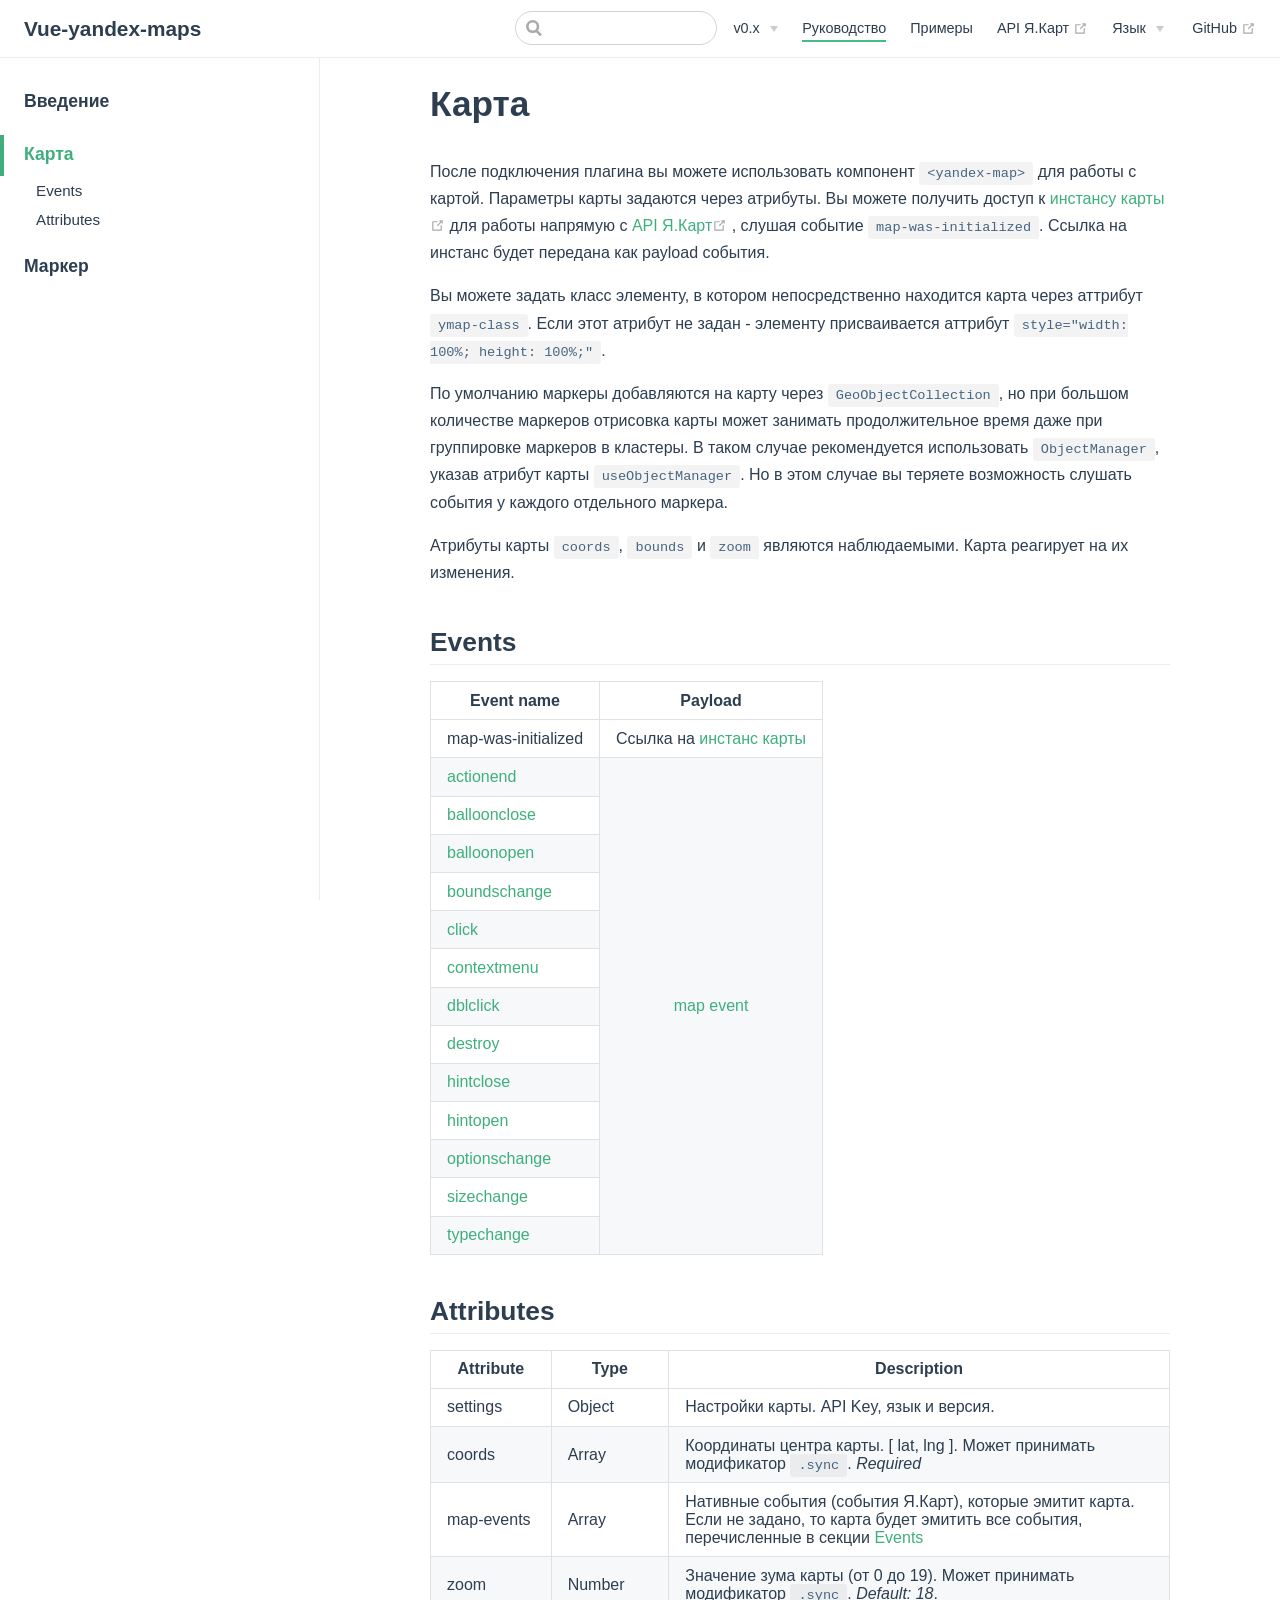
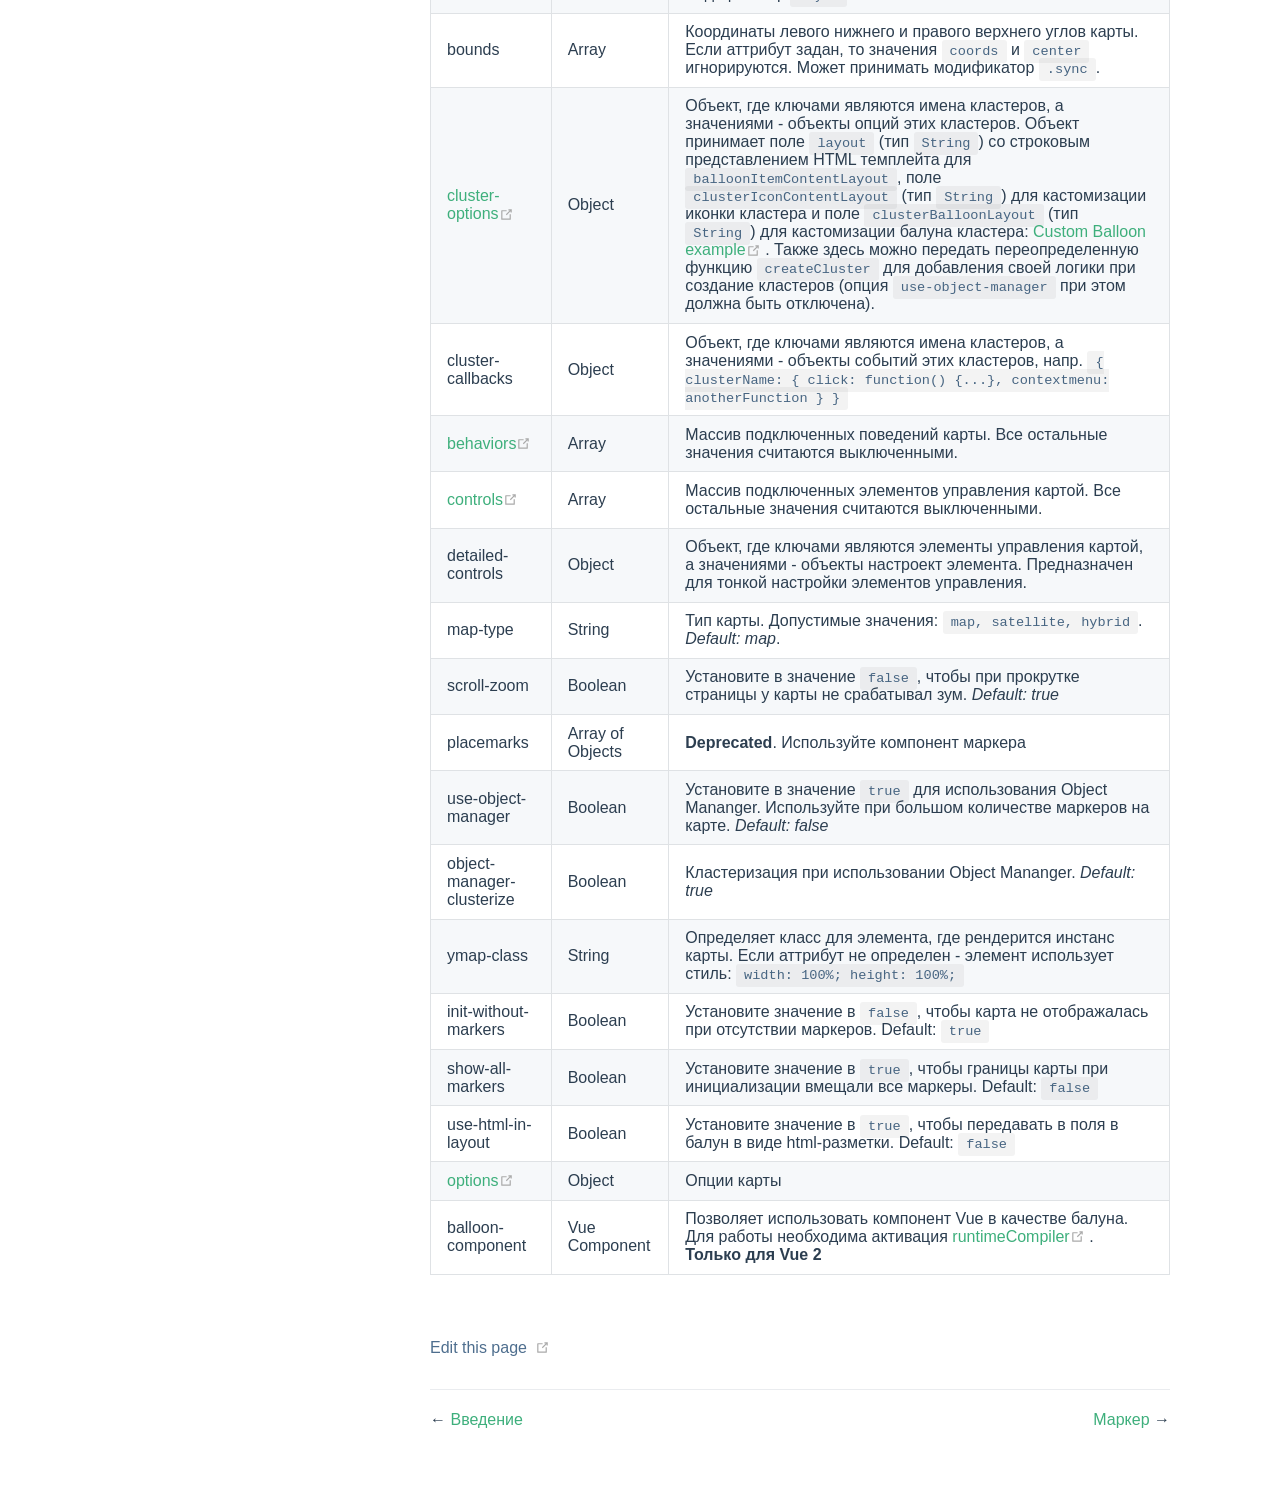
<file: guide/Map.html>
<!DOCTYPE html>
<html lang="ru-RU">
  <head>
    <meta charset="utf-8">
    <meta name="viewport" content="width=device-width,initial-scale=1">
    <title>Карта | Vue-yandex-maps</title>
    <meta name="generator" content="VuePress 1.9.10">
    
    <meta name="description" content="Документация на русском">
    
    <link rel="preload" href="/assets/css/0.styles.8f3dca9f.css" as="style"><link rel="preload" href="/assets/js/app.8e073788.js" as="script"><link rel="preload" href="/assets/js/2.f531a682.js" as="script"><link rel="preload" href="/assets/js/1.3f2d58b5.js" as="script"><link rel="preload" href="/assets/js/29.62c56b68.js" as="script"><link rel="prefetch" href="/assets/js/10.f475c100.js"><link rel="prefetch" href="/assets/js/11.710fb93f.js"><link rel="prefetch" href="/assets/js/12.b03e40b5.js"><link rel="prefetch" href="/assets/js/13.14f31151.js"><link rel="prefetch" href="/assets/js/14.679196b1.js"><link rel="prefetch" href="/assets/js/15.4be9352e.js"><link rel="prefetch" href="/assets/js/16.d8b9d3dc.js"><link rel="prefetch" href="/assets/js/17.734f4dde.js"><link rel="prefetch" href="/assets/js/18.46964c78.js"><link rel="prefetch" href="/assets/js/19.c06117ff.js"><link rel="prefetch" href="/assets/js/20.f504069f.js"><link rel="prefetch" href="/assets/js/21.af8bcd1d.js"><link rel="prefetch" href="/assets/js/22.0c079e73.js"><link rel="prefetch" href="/assets/js/23.35f79c31.js"><link rel="prefetch" href="/assets/js/24.73fd9a0f.js"><link rel="prefetch" href="/assets/js/25.5b8686b4.js"><link rel="prefetch" href="/assets/js/26.373c219e.js"><link rel="prefetch" href="/assets/js/27.a2e1533f.js"><link rel="prefetch" href="/assets/js/28.25d80dc9.js"><link rel="prefetch" href="/assets/js/3.cf88070e.js"><link rel="prefetch" href="/assets/js/30.a85ca3ff.js"><link rel="prefetch" href="/assets/js/31.39eef1cf.js"><link rel="prefetch" href="/assets/js/4.2c1aaec4.js"><link rel="prefetch" href="/assets/js/5.d9669e3d.js"><link rel="prefetch" href="/assets/js/6.9a9332f5.js"><link rel="prefetch" href="/assets/js/7.16e71e9d.js"><link rel="prefetch" href="/assets/js/vendors~docsearch.5e19b665.js">
    <link rel="stylesheet" href="/assets/css/0.styles.8f3dca9f.css">
  </head>
  <body>
    <div id="app" data-server-rendered="true"><div class="theme-container"><header class="navbar"><div class="sidebar-button"><svg xmlns="http://www.w3.org/2000/svg" aria-hidden="true" role="img" viewBox="0 0 448 512" class="icon"><path fill="currentColor" d="M436 124H12c-6.627 0-12-5.373-12-12V80c0-6.627 5.373-12 12-12h424c6.627 0 12 5.373 12 12v32c0 6.627-5.373 12-12 12zm0 160H12c-6.627 0-12-5.373-12-12v-32c0-6.627 5.373-12 12-12h424c6.627 0 12 5.373 12 12v32c0 6.627-5.373 12-12 12zm0 160H12c-6.627 0-12-5.373-12-12v-32c0-6.627 5.373-12 12-12h424c6.627 0 12 5.373 12 12v32c0 6.627-5.373 12-12 12z"></path></svg></div> <a href="/" class="home-link router-link-active"><!----> <span class="site-name">Vue-yandex-maps</span></a> <div class="links"><div class="search-box"><input aria-label="Search" autocomplete="off" spellcheck="false" value=""> <!----></div> <nav class="nav-links can-hide"><div class="nav-item"><div class="dropdown-wrapper"><button type="button" aria-label="v0.x" class="dropdown-title"><span class="title">v0.x</span> <span class="arrow down"></span></button> <button type="button" aria-label="v0.x" class="mobile-dropdown-title"><span class="title">v0.x</span> <span class="arrow right"></span></button> <ul class="nav-dropdown" style="display:none;"><li class="dropdown-item"><!----> <a href="https://vue-yandex-maps.github.io/new-docs/" target="_blank" rel="noopener noreferrer" class="nav-link external">
  v1.x
  <span><svg xmlns="http://www.w3.org/2000/svg" aria-hidden="true" focusable="false" x="0px" y="0px" viewBox="0 0 100 100" width="15" height="15" class="icon outbound"><path fill="currentColor" d="M18.8,85.1h56l0,0c2.2,0,4-1.8,4-4v-32h-8v28h-48v-48h28v-8h-32l0,0c-2.2,0-4,1.8-4,4v56C14.8,83.3,16.6,85.1,18.8,85.1z"></path> <polygon fill="currentColor" points="45.7,48.7 51.3,54.3 77.2,28.5 77.2,37.2 85.2,37.2 85.2,14.9 62.8,14.9 62.8,22.9 71.5,22.9"></polygon></svg> <span class="sr-only">(opens new window)</span></span></a></li><li class="dropdown-item"><!----> <a href="https://yandex-maps-unofficial.github.io/vue-yandex-maps/" target="_blank" rel="noopener noreferrer" class="nav-link external">
  v2.x
  <span><svg xmlns="http://www.w3.org/2000/svg" aria-hidden="true" focusable="false" x="0px" y="0px" viewBox="0 0 100 100" width="15" height="15" class="icon outbound"><path fill="currentColor" d="M18.8,85.1h56l0,0c2.2,0,4-1.8,4-4v-32h-8v28h-48v-48h28v-8h-32l0,0c-2.2,0-4,1.8-4,4v56C14.8,83.3,16.6,85.1,18.8,85.1z"></path> <polygon fill="currentColor" points="45.7,48.7 51.3,54.3 77.2,28.5 77.2,37.2 85.2,37.2 85.2,14.9 62.8,14.9 62.8,22.9 71.5,22.9"></polygon></svg> <span class="sr-only">(opens new window)</span></span></a></li></ul></div></div><div class="nav-item"><a href="/guide/" class="nav-link router-link-active">
  Руководство
</a></div><div class="nav-item"><a href="/examples/" class="nav-link">
  Примеры
</a></div><div class="nav-item"><a href="https://tech.yandex.ru/maps/doc/jsapi/2.1/quick-start/index-docpage/" target="_blank" rel="noopener noreferrer" class="nav-link external">
  API Я.Карт
  <span><svg xmlns="http://www.w3.org/2000/svg" aria-hidden="true" focusable="false" x="0px" y="0px" viewBox="0 0 100 100" width="15" height="15" class="icon outbound"><path fill="currentColor" d="M18.8,85.1h56l0,0c2.2,0,4-1.8,4-4v-32h-8v28h-48v-48h28v-8h-32l0,0c-2.2,0-4,1.8-4,4v56C14.8,83.3,16.6,85.1,18.8,85.1z"></path> <polygon fill="currentColor" points="45.7,48.7 51.3,54.3 77.2,28.5 77.2,37.2 85.2,37.2 85.2,14.9 62.8,14.9 62.8,22.9 71.5,22.9"></polygon></svg> <span class="sr-only">(opens new window)</span></span></a></div><div class="nav-item"><div class="dropdown-wrapper"><button type="button" aria-label="Select language" class="dropdown-title"><span class="title">Язык</span> <span class="arrow down"></span></button> <button type="button" aria-label="Select language" class="mobile-dropdown-title"><span class="title">Язык</span> <span class="arrow right"></span></button> <ul class="nav-dropdown" style="display:none;"><li class="dropdown-item"><!----> <a href="/guide/Map.html" aria-current="page" class="nav-link router-link-exact-active router-link-active">
  ru-RU
</a></li><li class="dropdown-item"><!----> <a href="/en/guide/Map.html" class="nav-link">
  en-US
</a></li></ul></div></div> <a href="https://github.com/PNKBizz/vue-yandex-map" target="_blank" rel="noopener noreferrer" class="repo-link">
    GitHub
    <span><svg xmlns="http://www.w3.org/2000/svg" aria-hidden="true" focusable="false" x="0px" y="0px" viewBox="0 0 100 100" width="15" height="15" class="icon outbound"><path fill="currentColor" d="M18.8,85.1h56l0,0c2.2,0,4-1.8,4-4v-32h-8v28h-48v-48h28v-8h-32l0,0c-2.2,0-4,1.8-4,4v56C14.8,83.3,16.6,85.1,18.8,85.1z"></path> <polygon fill="currentColor" points="45.7,48.7 51.3,54.3 77.2,28.5 77.2,37.2 85.2,37.2 85.2,14.9 62.8,14.9 62.8,22.9 71.5,22.9"></polygon></svg> <span class="sr-only">(opens new window)</span></span></a></nav></div></header> <div class="sidebar-mask"></div> <aside class="sidebar"><nav class="nav-links"><div class="nav-item"><div class="dropdown-wrapper"><button type="button" aria-label="v0.x" class="dropdown-title"><span class="title">v0.x</span> <span class="arrow down"></span></button> <button type="button" aria-label="v0.x" class="mobile-dropdown-title"><span class="title">v0.x</span> <span class="arrow right"></span></button> <ul class="nav-dropdown" style="display:none;"><li class="dropdown-item"><!----> <a href="https://vue-yandex-maps.github.io/new-docs/" target="_blank" rel="noopener noreferrer" class="nav-link external">
  v1.x
  <span><svg xmlns="http://www.w3.org/2000/svg" aria-hidden="true" focusable="false" x="0px" y="0px" viewBox="0 0 100 100" width="15" height="15" class="icon outbound"><path fill="currentColor" d="M18.8,85.1h56l0,0c2.2,0,4-1.8,4-4v-32h-8v28h-48v-48h28v-8h-32l0,0c-2.2,0-4,1.8-4,4v56C14.8,83.3,16.6,85.1,18.8,85.1z"></path> <polygon fill="currentColor" points="45.7,48.7 51.3,54.3 77.2,28.5 77.2,37.2 85.2,37.2 85.2,14.9 62.8,14.9 62.8,22.9 71.5,22.9"></polygon></svg> <span class="sr-only">(opens new window)</span></span></a></li><li class="dropdown-item"><!----> <a href="https://yandex-maps-unofficial.github.io/vue-yandex-maps/" target="_blank" rel="noopener noreferrer" class="nav-link external">
  v2.x
  <span><svg xmlns="http://www.w3.org/2000/svg" aria-hidden="true" focusable="false" x="0px" y="0px" viewBox="0 0 100 100" width="15" height="15" class="icon outbound"><path fill="currentColor" d="M18.8,85.1h56l0,0c2.2,0,4-1.8,4-4v-32h-8v28h-48v-48h28v-8h-32l0,0c-2.2,0-4,1.8-4,4v56C14.8,83.3,16.6,85.1,18.8,85.1z"></path> <polygon fill="currentColor" points="45.7,48.7 51.3,54.3 77.2,28.5 77.2,37.2 85.2,37.2 85.2,14.9 62.8,14.9 62.8,22.9 71.5,22.9"></polygon></svg> <span class="sr-only">(opens new window)</span></span></a></li></ul></div></div><div class="nav-item"><a href="/guide/" class="nav-link router-link-active">
  Руководство
</a></div><div class="nav-item"><a href="/examples/" class="nav-link">
  Примеры
</a></div><div class="nav-item"><a href="https://tech.yandex.ru/maps/doc/jsapi/2.1/quick-start/index-docpage/" target="_blank" rel="noopener noreferrer" class="nav-link external">
  API Я.Карт
  <span><svg xmlns="http://www.w3.org/2000/svg" aria-hidden="true" focusable="false" x="0px" y="0px" viewBox="0 0 100 100" width="15" height="15" class="icon outbound"><path fill="currentColor" d="M18.8,85.1h56l0,0c2.2,0,4-1.8,4-4v-32h-8v28h-48v-48h28v-8h-32l0,0c-2.2,0-4,1.8-4,4v56C14.8,83.3,16.6,85.1,18.8,85.1z"></path> <polygon fill="currentColor" points="45.7,48.7 51.3,54.3 77.2,28.5 77.2,37.2 85.2,37.2 85.2,14.9 62.8,14.9 62.8,22.9 71.5,22.9"></polygon></svg> <span class="sr-only">(opens new window)</span></span></a></div><div class="nav-item"><div class="dropdown-wrapper"><button type="button" aria-label="Select language" class="dropdown-title"><span class="title">Язык</span> <span class="arrow down"></span></button> <button type="button" aria-label="Select language" class="mobile-dropdown-title"><span class="title">Язык</span> <span class="arrow right"></span></button> <ul class="nav-dropdown" style="display:none;"><li class="dropdown-item"><!----> <a href="/guide/Map.html" aria-current="page" class="nav-link router-link-exact-active router-link-active">
  ru-RU
</a></li><li class="dropdown-item"><!----> <a href="/en/guide/Map.html" class="nav-link">
  en-US
</a></li></ul></div></div> <a href="https://github.com/PNKBizz/vue-yandex-map" target="_blank" rel="noopener noreferrer" class="repo-link">
    GitHub
    <span><svg xmlns="http://www.w3.org/2000/svg" aria-hidden="true" focusable="false" x="0px" y="0px" viewBox="0 0 100 100" width="15" height="15" class="icon outbound"><path fill="currentColor" d="M18.8,85.1h56l0,0c2.2,0,4-1.8,4-4v-32h-8v28h-48v-48h28v-8h-32l0,0c-2.2,0-4,1.8-4,4v56C14.8,83.3,16.6,85.1,18.8,85.1z"></path> <polygon fill="currentColor" points="45.7,48.7 51.3,54.3 77.2,28.5 77.2,37.2 85.2,37.2 85.2,14.9 62.8,14.9 62.8,22.9 71.5,22.9"></polygon></svg> <span class="sr-only">(opens new window)</span></span></a></nav>  <ul class="sidebar-links"><li><a href="/guide/" aria-current="page" class="sidebar-link">Введение</a></li><li><a href="/guide/Map.html" aria-current="page" class="active sidebar-link">Карта</a><ul class="sidebar-sub-headers"><li class="sidebar-sub-header"><a href="/guide/Map.html#events" class="sidebar-link">Events</a></li><li class="sidebar-sub-header"><a href="/guide/Map.html#attributes" class="sidebar-link">Attributes</a></li></ul></li><li><a href="/guide/Marker.html" class="sidebar-link">Маркер</a></li></ul> </aside> <main class="page"> <div class="theme-default-content content__default"><h1 id="карта"><a href="#карта" class="header-anchor">#</a> Карта</h1> <p>После подключения плагина вы можете использовать компонент <code>&lt;yandex-map&gt;</code> для работы с картой. Параметры карты задаются через атрибуты. Вы можете получить доступ к <a href="https://tech.yandex.ru/maps/doc/jsapi/2.1/ref/reference/Map-docpage/" target="_blank" rel="noopener noreferrer">инстансу карты<span><svg xmlns="http://www.w3.org/2000/svg" aria-hidden="true" focusable="false" x="0px" y="0px" viewBox="0 0 100 100" width="15" height="15" class="icon outbound"><path fill="currentColor" d="M18.8,85.1h56l0,0c2.2,0,4-1.8,4-4v-32h-8v28h-48v-48h28v-8h-32l0,0c-2.2,0-4,1.8-4,4v56C14.8,83.3,16.6,85.1,18.8,85.1z"></path> <polygon fill="currentColor" points="45.7,48.7 51.3,54.3 77.2,28.5 77.2,37.2 85.2,37.2 85.2,14.9 62.8,14.9 62.8,22.9 71.5,22.9"></polygon></svg> <span class="sr-only">(opens new window)</span></span></a> для работы напрямую с <a href="https://tech.yandex.ru/maps/doc/jsapi/2.1/quick-start/index-docpage/" target="_blank" rel="noopener noreferrer">API Я.Карт<span><svg xmlns="http://www.w3.org/2000/svg" aria-hidden="true" focusable="false" x="0px" y="0px" viewBox="0 0 100 100" width="15" height="15" class="icon outbound"><path fill="currentColor" d="M18.8,85.1h56l0,0c2.2,0,4-1.8,4-4v-32h-8v28h-48v-48h28v-8h-32l0,0c-2.2,0-4,1.8-4,4v56C14.8,83.3,16.6,85.1,18.8,85.1z"></path> <polygon fill="currentColor" points="45.7,48.7 51.3,54.3 77.2,28.5 77.2,37.2 85.2,37.2 85.2,14.9 62.8,14.9 62.8,22.9 71.5,22.9"></polygon></svg> <span class="sr-only">(opens new window)</span></span></a>, слушая событие <code>map-was-initialized</code>. Ссылка на инстанс будет передана как payload события.<br></p> <p>Вы можете задать класс элементу, в котором непосредственно находится карта через аттрибут <code>ymap-class</code>. Если этот атрибут не задан - элементу присваивается аттрибут <code>style=&quot;width: 100%; height: 100%;&quot;</code>.<br></p> <p>По умолчанию маркеры добавляются на карту через <code>GeoObjectCollection</code>, но при большом количестве маркеров отрисовка карты может занимать продолжительное время даже при группировке маркеров в кластеры. В таком случае рекомендуется использовать <code>ObjectManager</code>, указав атрибут карты <code>useObjectManager</code>. Но в этом случае вы теряете возможность слушать события у каждого отдельного маркера.<br></p> <p>Атрибуты карты <code>coords</code>, <code>bounds</code> и <code>zoom</code> являются наблюдаемыми. Карта реагирует на их изменения.</p> <h2 id="events"><a href="#events" class="header-anchor">#</a> Events</h2> <table><thead><tr><th>Event name</th> <th>Payload</th></tr></thead> <tbody><tr><td>map-was-initialized</td> <td>Ссылка на <a href="https://tech.yandex.ru/maps/doc/jsapi/2.1/ref/reference/Map-docpage/">инстанс карты</a></td></tr> <tr><td><a href="https://tech.yandex.ru/maps/jsapi/doc/2.1/ref/reference/Map-docpage/#Map__events-summary">actionend</a></td> <td rowspan="13" style="text-align:center;"><a href="https://tech.yandex.ru/maps/doc/jsapi/2.1/dg/concepts/events-docpage/">map event</a></td></tr> <tr><td><a href="https://tech.yandex.ru/maps/jsapi/doc/2.1/ref/reference/Map-docpage/#Map__events-summary">balloonclose</a></td></tr> <tr><td><a href="https://tech.yandex.ru/maps/jsapi/doc/2.1/ref/reference/Map-docpage/#Map__events-summary">balloonopen</a></td></tr> <tr><td><a href="https://tech.yandex.ru/maps/jsapi/doc/2.1/ref/reference/Map-docpage/#Map__events-summary">boundschange</a></td></tr> <tr><td><a href="https://tech.yandex.ru/maps/jsapi/doc/2.1/ref/reference/Map-docpage/#Map__events-summary">click</a></td></tr> <tr><td><a href="https://tech.yandex.ru/maps/jsapi/doc/2.1/ref/reference/Map-docpage/#Map__events-summary">contextmenu</a></td></tr> <tr><td><a href="https://tech.yandex.ru/maps/jsapi/doc/2.1/ref/reference/Map-docpage/#Map__events-summary">dblclick</a></td></tr> <tr><td><a href="https://tech.yandex.ru/maps/jsapi/doc/2.1/ref/reference/Map-docpage/#Map__events-summary">destroy</a></td></tr> <tr><td><a href="https://tech.yandex.ru/maps/jsapi/doc/2.1/ref/reference/Map-docpage/#Map__events-summary">hintclose</a></td></tr> <tr><td><a href="https://tech.yandex.ru/maps/jsapi/doc/2.1/ref/reference/Map-docpage/#Map__events-summary">hintopen</a></td></tr> <tr><td><a href="https://tech.yandex.ru/maps/jsapi/doc/2.1/ref/reference/Map-docpage/#Map__events-summary">optionschange</a></td></tr> <tr><td><a href="https://tech.yandex.ru/maps/jsapi/doc/2.1/ref/reference/Map-docpage/#Map__events-summary">sizechange</a></td></tr> <tr><td><a href="https://tech.yandex.ru/maps/jsapi/doc/2.1/ref/reference/Map-docpage/#Map__events-summary">typechange</a></td></tr></tbody></table> <h2 id="attributes"><a href="#attributes" class="header-anchor">#</a> Attributes</h2> <table><thead><tr><th>Attribute</th> <th>Type</th> <th>Description</th></tr></thead> <tbody><tr><td>settings</td> <td>Object</td> <td>Настройки карты. API Key, язык и версия.</td></tr> <tr><td>coords</td> <td>Array</td> <td>Координаты центра карты. [ lat, lng ]. Может принимать модификатор <code>.sync</code>. <em>Required</em></td></tr> <tr><td>map-events</td> <td>Array</td> <td>Нативные события (события Я.Карт), которые эмитит карта. Если не задано, то карта будет эмитить все события, перечисленные в секции <a href="#events">Events</a></td></tr> <tr><td>zoom</td> <td>Number</td> <td>Значение зума карты (от 0 до 19). Может принимать модификатор <code>.sync</code>. <em>Default: 18</em>.</td></tr> <tr><td>bounds</td> <td>Array</td> <td>Координаты левого нижнего и правого верхнего углов карты. Если аттрибут задан, то значения <code>coords</code> и <code>center</code> игнорируются. Может принимать модификатор <code>.sync</code>.</td></tr> <tr><td><a href="https://tech.yandex.ru/maps/doc/jsapi/2.1/ref/reference/ClusterPlacemark-docpage/#param-options" target="_blank" rel="noopener noreferrer">cluster-options<span><svg xmlns="http://www.w3.org/2000/svg" aria-hidden="true" focusable="false" x="0px" y="0px" viewBox="0 0 100 100" width="15" height="15" class="icon outbound"><path fill="currentColor" d="M18.8,85.1h56l0,0c2.2,0,4-1.8,4-4v-32h-8v28h-48v-48h28v-8h-32l0,0c-2.2,0-4,1.8-4,4v56C14.8,83.3,16.6,85.1,18.8,85.1z"></path> <polygon fill="currentColor" points="45.7,48.7 51.3,54.3 77.2,28.5 77.2,37.2 85.2,37.2 85.2,14.9 62.8,14.9 62.8,22.9 71.5,22.9"></polygon></svg> <span class="sr-only">(opens new window)</span></span></a></td> <td>Object</td> <td>Объект, где ключами являются имена кластеров, а значениями - объекты опций этих кластеров. Объект принимает поле <code>layout</code> (тип <code>String</code>) со строковым представлением HTML темплейта для <code>balloonItemContentLayout</code>, поле <code>clusterIconContentLayout</code> (тип <code>String</code>) для кастомизации иконки кластера и поле <code>clusterBalloonLayout</code> (тип <code>String</code>) для кастомизации балуна кластера: <a href="https://tech.yandex.ru/maps/jsbox/2.1/cluster_custom_balloon_content_layout" target="_blank" rel="noopener noreferrer">Custom Balloon example<span><svg xmlns="http://www.w3.org/2000/svg" aria-hidden="true" focusable="false" x="0px" y="0px" viewBox="0 0 100 100" width="15" height="15" class="icon outbound"><path fill="currentColor" d="M18.8,85.1h56l0,0c2.2,0,4-1.8,4-4v-32h-8v28h-48v-48h28v-8h-32l0,0c-2.2,0-4,1.8-4,4v56C14.8,83.3,16.6,85.1,18.8,85.1z"></path> <polygon fill="currentColor" points="45.7,48.7 51.3,54.3 77.2,28.5 77.2,37.2 85.2,37.2 85.2,14.9 62.8,14.9 62.8,22.9 71.5,22.9"></polygon></svg> <span class="sr-only">(opens new window)</span></span></a>. Также здесь можно передать переопределенную функцию <code>createCluster</code> для добавления своей логики при создание кластеров (опция <code>use-object-manager</code> при этом должна быть отключена).</td></tr> <tr><td>cluster-callbacks</td> <td>Object</td> <td>Объект, где ключами являются имена кластеров, а значениями - объекты событий этих кластеров, напр. <code>{ clusterName: { click: function() {...}, contextmenu: anotherFunction } }</code></td></tr> <tr><td><a href="https://tech.yandex.ru/maps/doc/jsapi/2.1/ref/reference/map.behavior.Manager-docpage/#param-behaviors" target="_blank" rel="noopener noreferrer">behaviors<span><svg xmlns="http://www.w3.org/2000/svg" aria-hidden="true" focusable="false" x="0px" y="0px" viewBox="0 0 100 100" width="15" height="15" class="icon outbound"><path fill="currentColor" d="M18.8,85.1h56l0,0c2.2,0,4-1.8,4-4v-32h-8v28h-48v-48h28v-8h-32l0,0c-2.2,0-4,1.8-4,4v56C14.8,83.3,16.6,85.1,18.8,85.1z"></path> <polygon fill="currentColor" points="45.7,48.7 51.3,54.3 77.2,28.5 77.2,37.2 85.2,37.2 85.2,14.9 62.8,14.9 62.8,22.9 71.5,22.9"></polygon></svg> <span class="sr-only">(opens new window)</span></span></a></td> <td>Array</td> <td>Массив подключенных поведений карты. Все остальные значения считаются выключенными.</td></tr> <tr><td><a href="https://tech.yandex.ru/maps/doc/jsapi/2.1/ref/reference/control.Manager-docpage/#add-param-control" target="_blank" rel="noopener noreferrer">controls<span><svg xmlns="http://www.w3.org/2000/svg" aria-hidden="true" focusable="false" x="0px" y="0px" viewBox="0 0 100 100" width="15" height="15" class="icon outbound"><path fill="currentColor" d="M18.8,85.1h56l0,0c2.2,0,4-1.8,4-4v-32h-8v28h-48v-48h28v-8h-32l0,0c-2.2,0-4,1.8-4,4v56C14.8,83.3,16.6,85.1,18.8,85.1z"></path> <polygon fill="currentColor" points="45.7,48.7 51.3,54.3 77.2,28.5 77.2,37.2 85.2,37.2 85.2,14.9 62.8,14.9 62.8,22.9 71.5,22.9"></polygon></svg> <span class="sr-only">(opens new window)</span></span></a></td> <td>Array</td> <td>Массив подключенных элементов управления картой. Все остальные значения считаются выключенными.</td></tr> <tr><td>detailed-controls</td> <td>Object</td> <td>Объект, где ключами являются элементы управления картой, а значениями - объекты настроект элемента. Предназначен для тонкой настройки элементов управления.</td></tr> <tr><td>map-type</td> <td>String</td> <td>Тип карты. Допустимые значения: <code>map, satellite, hybrid</code>. <em>Default: map</em>.</td></tr> <tr><td>scroll-zoom</td> <td>Boolean</td> <td>Установите в значение <code>false</code>, чтобы при прокрутке страницы у карты не срабатывал зум. <em>Default: true</em></td></tr> <tr><td>placemarks</td> <td>Array of Objects</td> <td><strong>Deprecated</strong>. Используйте компонент маркера</td></tr> <tr><td>use-object-manager</td> <td>Boolean</td> <td>Установите в значение <code>true</code> для использования Object Mananger. Используйте при большом количестве маркеров на карте. <em>Default: false</em></td></tr> <tr><td>object-manager-clusterize</td> <td>Boolean</td> <td>Кластеризация при использовании Object Mananger. <em>Default: true</em></td></tr> <tr><td>ymap-class</td> <td>String</td> <td>Определяет класс для элемента, где рендерится инстанс карты. Если аттрибут не определен - элемент использует стиль: <code>width: 100%; height: 100%;</code></td></tr> <tr><td>init-without-markers</td> <td>Boolean</td> <td>Установите значение в <code>false</code>, чтобы карта не отображалась при отсутствии маркеров. Default: <code>true</code></td></tr> <tr><td>show-all-markers</td> <td>Boolean</td> <td>Установите значение в <code>true</code>, чтобы границы карты при инициализации вмещали все маркеры. Default: <code>false</code></td></tr> <tr><td>use-html-in-layout</td> <td>Boolean</td> <td>Установите значение в <code>true</code>, чтобы передавать в поля в балун в виде html-разметки. Default: <code>false</code></td></tr> <tr><td><a href="https://tech.yandex.ru/maps/doc/jsapi/2.1/ref/reference/Map-docpage/#Map__param-options" target="_blank" rel="noopener noreferrer">options<span><svg xmlns="http://www.w3.org/2000/svg" aria-hidden="true" focusable="false" x="0px" y="0px" viewBox="0 0 100 100" width="15" height="15" class="icon outbound"><path fill="currentColor" d="M18.8,85.1h56l0,0c2.2,0,4-1.8,4-4v-32h-8v28h-48v-48h28v-8h-32l0,0c-2.2,0-4,1.8-4,4v56C14.8,83.3,16.6,85.1,18.8,85.1z"></path> <polygon fill="currentColor" points="45.7,48.7 51.3,54.3 77.2,28.5 77.2,37.2 85.2,37.2 85.2,14.9 62.8,14.9 62.8,22.9 71.5,22.9"></polygon></svg> <span class="sr-only">(opens new window)</span></span></a></td> <td>Object</td> <td>Опции карты</td></tr> <tr><td>balloon-component</td> <td>Vue Component</td> <td>Позволяет использовать компонент Vue в качестве балуна. Для работы необходима активация <a href="https://cli.vuejs.org/config/#runtimecompiler" target="_blank" rel="noopener noreferrer">runtimeCompiler<span><svg xmlns="http://www.w3.org/2000/svg" aria-hidden="true" focusable="false" x="0px" y="0px" viewBox="0 0 100 100" width="15" height="15" class="icon outbound"><path fill="currentColor" d="M18.8,85.1h56l0,0c2.2,0,4-1.8,4-4v-32h-8v28h-48v-48h28v-8h-32l0,0c-2.2,0-4,1.8-4,4v56C14.8,83.3,16.6,85.1,18.8,85.1z"></path> <polygon fill="currentColor" points="45.7,48.7 51.3,54.3 77.2,28.5 77.2,37.2 85.2,37.2 85.2,14.9 62.8,14.9 62.8,22.9 71.5,22.9"></polygon></svg> <span class="sr-only">(opens new window)</span></span></a>. <strong>Только для Vue 2</strong></td></tr></tbody></table></div> <footer class="page-edit"><div class="edit-link"><a href="https://github.com/PNKBizz/vue-yandex-map/edit/master/docs/guide/Map.md" target="_blank" rel="noopener noreferrer">Edit this page</a> <span><svg xmlns="http://www.w3.org/2000/svg" aria-hidden="true" focusable="false" x="0px" y="0px" viewBox="0 0 100 100" width="15" height="15" class="icon outbound"><path fill="currentColor" d="M18.8,85.1h56l0,0c2.2,0,4-1.8,4-4v-32h-8v28h-48v-48h28v-8h-32l0,0c-2.2,0-4,1.8-4,4v56C14.8,83.3,16.6,85.1,18.8,85.1z"></path> <polygon fill="currentColor" points="45.7,48.7 51.3,54.3 77.2,28.5 77.2,37.2 85.2,37.2 85.2,14.9 62.8,14.9 62.8,22.9 71.5,22.9"></polygon></svg> <span class="sr-only">(opens new window)</span></span></div> <!----></footer> <div class="page-nav"><p class="inner"><span class="prev">
      ←
      <a href="/guide/" class="prev router-link-active">
        Введение
      </a></span> <span class="next"><a href="/guide/Marker.html">
        Маркер
      </a>
      →
    </span></p></div> </main></div><div class="global-ui"></div></div>
    <script src="/assets/js/app.8e073788.js" defer></script><script src="/assets/js/2.f531a682.js" defer></script><script src="/assets/js/1.3f2d58b5.js" defer></script><script src="/assets/js/29.62c56b68.js" defer></script>
  </body>
</html>
</file>
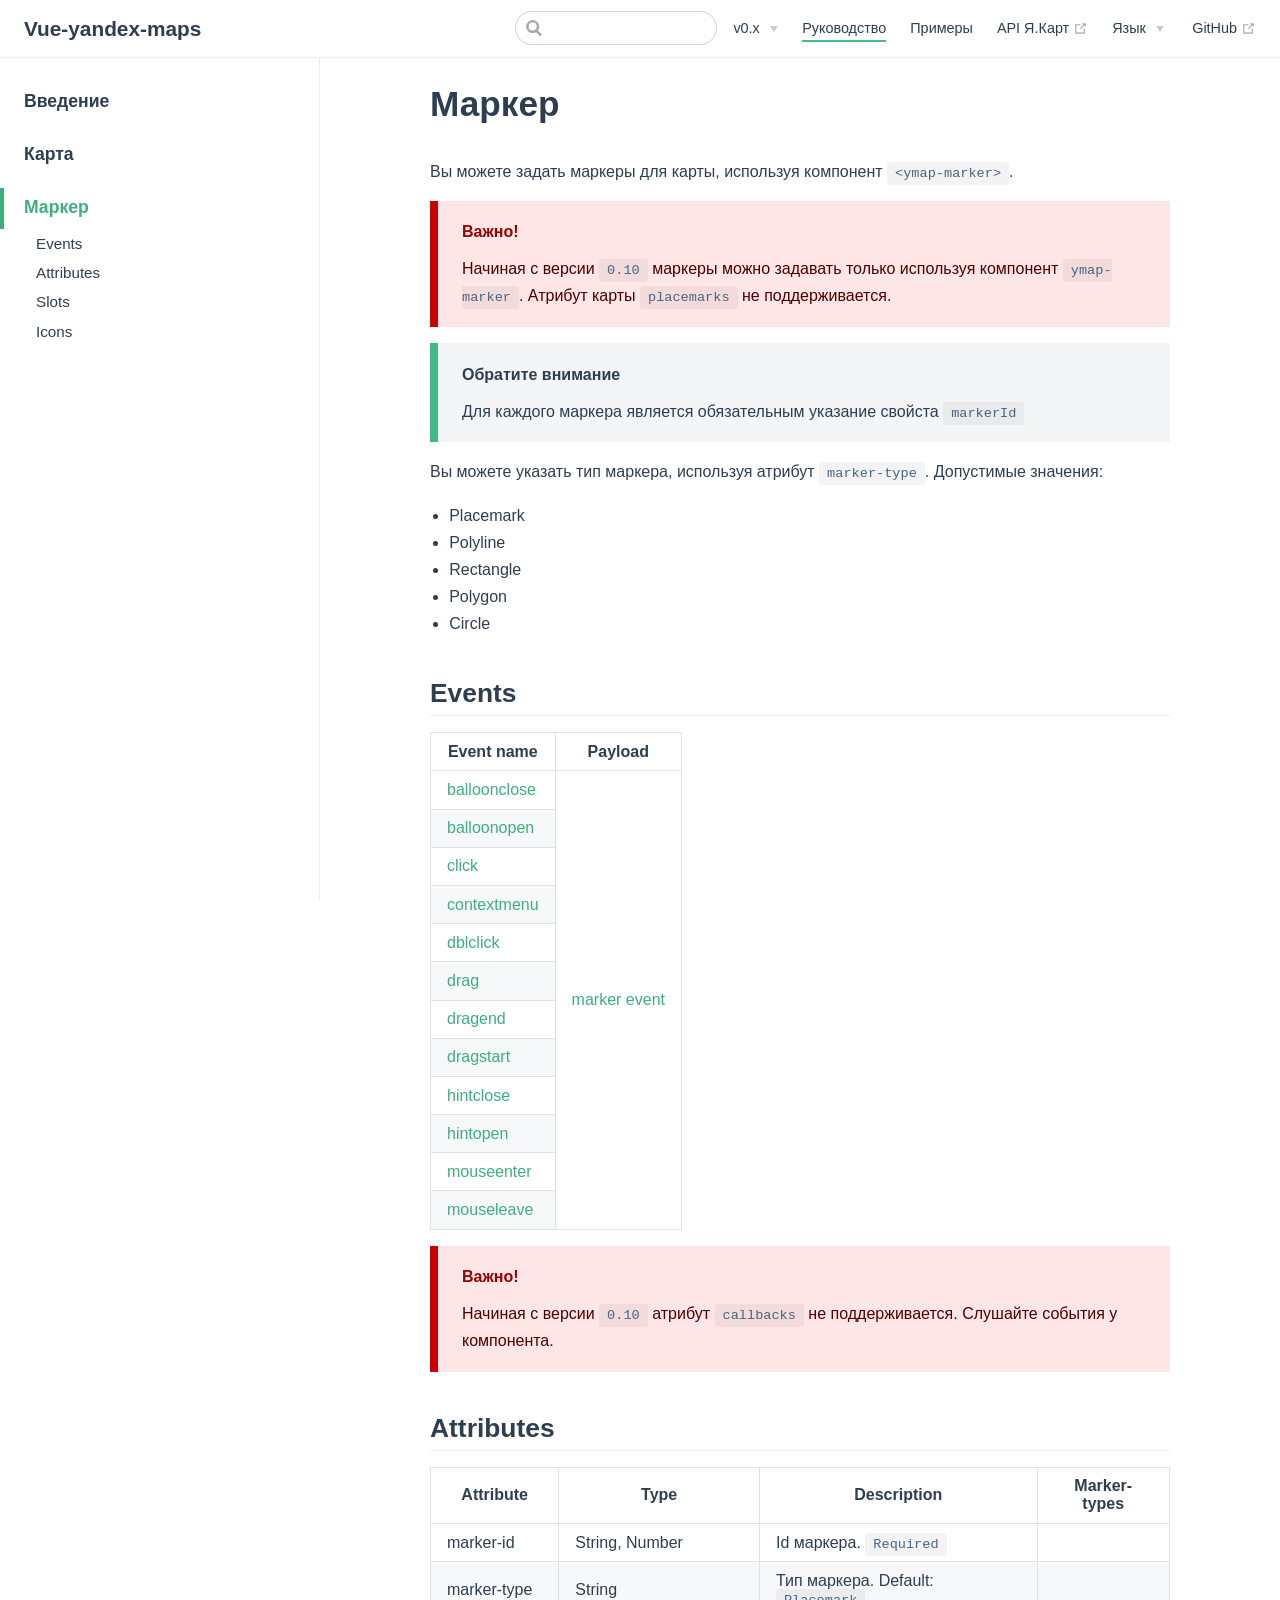
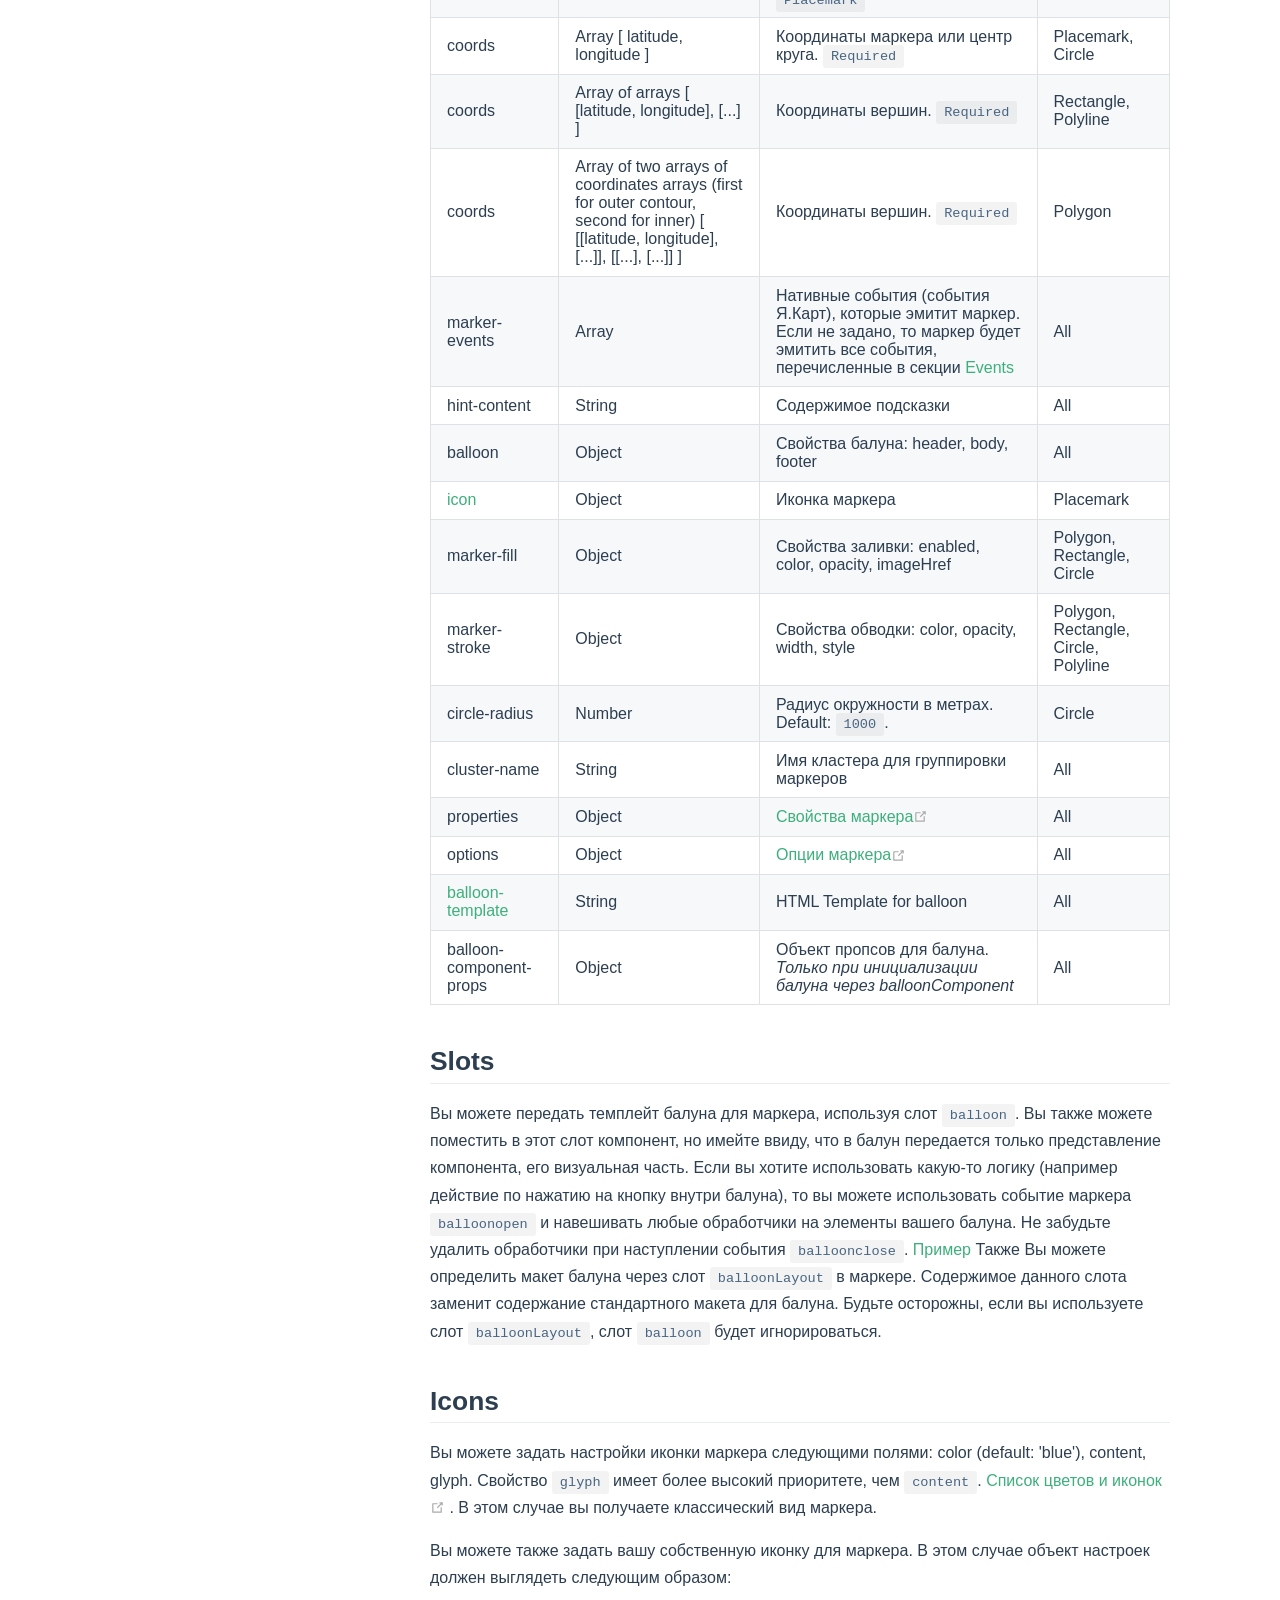
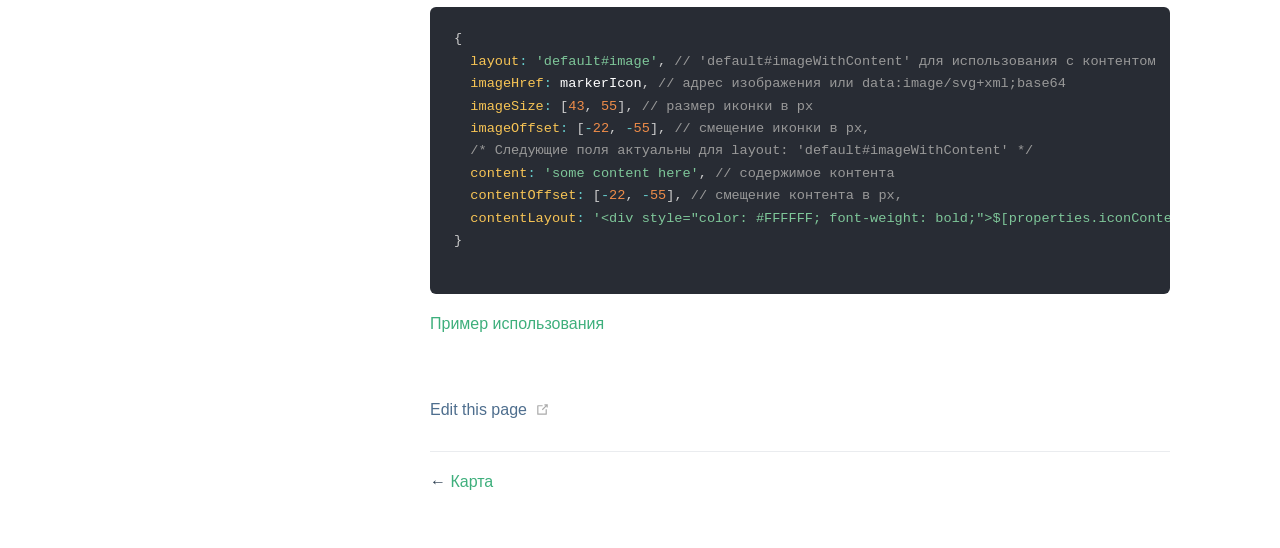
<file: guide/Marker.html>
<!DOCTYPE html>
<html lang="ru-RU">
  <head>
    <meta charset="utf-8">
    <meta name="viewport" content="width=device-width,initial-scale=1">
    <title>Маркер | Vue-yandex-maps</title>
    <meta name="generator" content="VuePress 1.9.10">
    
    <meta name="description" content="Документация на русском">
    
    <link rel="preload" href="/assets/css/0.styles.8f3dca9f.css" as="style"><link rel="preload" href="/assets/js/app.8e073788.js" as="script"><link rel="preload" href="/assets/js/2.f531a682.js" as="script"><link rel="preload" href="/assets/js/1.3f2d58b5.js" as="script"><link rel="preload" href="/assets/js/30.a85ca3ff.js" as="script"><link rel="prefetch" href="/assets/js/10.f475c100.js"><link rel="prefetch" href="/assets/js/11.710fb93f.js"><link rel="prefetch" href="/assets/js/12.b03e40b5.js"><link rel="prefetch" href="/assets/js/13.14f31151.js"><link rel="prefetch" href="/assets/js/14.679196b1.js"><link rel="prefetch" href="/assets/js/15.4be9352e.js"><link rel="prefetch" href="/assets/js/16.d8b9d3dc.js"><link rel="prefetch" href="/assets/js/17.734f4dde.js"><link rel="prefetch" href="/assets/js/18.46964c78.js"><link rel="prefetch" href="/assets/js/19.c06117ff.js"><link rel="prefetch" href="/assets/js/20.f504069f.js"><link rel="prefetch" href="/assets/js/21.af8bcd1d.js"><link rel="prefetch" href="/assets/js/22.0c079e73.js"><link rel="prefetch" href="/assets/js/23.35f79c31.js"><link rel="prefetch" href="/assets/js/24.73fd9a0f.js"><link rel="prefetch" href="/assets/js/25.5b8686b4.js"><link rel="prefetch" href="/assets/js/26.373c219e.js"><link rel="prefetch" href="/assets/js/27.a2e1533f.js"><link rel="prefetch" href="/assets/js/28.25d80dc9.js"><link rel="prefetch" href="/assets/js/29.62c56b68.js"><link rel="prefetch" href="/assets/js/3.cf88070e.js"><link rel="prefetch" href="/assets/js/31.39eef1cf.js"><link rel="prefetch" href="/assets/js/4.2c1aaec4.js"><link rel="prefetch" href="/assets/js/5.d9669e3d.js"><link rel="prefetch" href="/assets/js/6.9a9332f5.js"><link rel="prefetch" href="/assets/js/7.16e71e9d.js"><link rel="prefetch" href="/assets/js/vendors~docsearch.5e19b665.js">
    <link rel="stylesheet" href="/assets/css/0.styles.8f3dca9f.css">
  </head>
  <body>
    <div id="app" data-server-rendered="true"><div class="theme-container"><header class="navbar"><div class="sidebar-button"><svg xmlns="http://www.w3.org/2000/svg" aria-hidden="true" role="img" viewBox="0 0 448 512" class="icon"><path fill="currentColor" d="M436 124H12c-6.627 0-12-5.373-12-12V80c0-6.627 5.373-12 12-12h424c6.627 0 12 5.373 12 12v32c0 6.627-5.373 12-12 12zm0 160H12c-6.627 0-12-5.373-12-12v-32c0-6.627 5.373-12 12-12h424c6.627 0 12 5.373 12 12v32c0 6.627-5.373 12-12 12zm0 160H12c-6.627 0-12-5.373-12-12v-32c0-6.627 5.373-12 12-12h424c6.627 0 12 5.373 12 12v32c0 6.627-5.373 12-12 12z"></path></svg></div> <a href="/" class="home-link router-link-active"><!----> <span class="site-name">Vue-yandex-maps</span></a> <div class="links"><div class="search-box"><input aria-label="Search" autocomplete="off" spellcheck="false" value=""> <!----></div> <nav class="nav-links can-hide"><div class="nav-item"><div class="dropdown-wrapper"><button type="button" aria-label="v0.x" class="dropdown-title"><span class="title">v0.x</span> <span class="arrow down"></span></button> <button type="button" aria-label="v0.x" class="mobile-dropdown-title"><span class="title">v0.x</span> <span class="arrow right"></span></button> <ul class="nav-dropdown" style="display:none;"><li class="dropdown-item"><!----> <a href="https://vue-yandex-maps.github.io/new-docs/" target="_blank" rel="noopener noreferrer" class="nav-link external">
  v1.x
  <span><svg xmlns="http://www.w3.org/2000/svg" aria-hidden="true" focusable="false" x="0px" y="0px" viewBox="0 0 100 100" width="15" height="15" class="icon outbound"><path fill="currentColor" d="M18.8,85.1h56l0,0c2.2,0,4-1.8,4-4v-32h-8v28h-48v-48h28v-8h-32l0,0c-2.2,0-4,1.8-4,4v56C14.8,83.3,16.6,85.1,18.8,85.1z"></path> <polygon fill="currentColor" points="45.7,48.7 51.3,54.3 77.2,28.5 77.2,37.2 85.2,37.2 85.2,14.9 62.8,14.9 62.8,22.9 71.5,22.9"></polygon></svg> <span class="sr-only">(opens new window)</span></span></a></li><li class="dropdown-item"><!----> <a href="https://yandex-maps-unofficial.github.io/vue-yandex-maps/" target="_blank" rel="noopener noreferrer" class="nav-link external">
  v2.x
  <span><svg xmlns="http://www.w3.org/2000/svg" aria-hidden="true" focusable="false" x="0px" y="0px" viewBox="0 0 100 100" width="15" height="15" class="icon outbound"><path fill="currentColor" d="M18.8,85.1h56l0,0c2.2,0,4-1.8,4-4v-32h-8v28h-48v-48h28v-8h-32l0,0c-2.2,0-4,1.8-4,4v56C14.8,83.3,16.6,85.1,18.8,85.1z"></path> <polygon fill="currentColor" points="45.7,48.7 51.3,54.3 77.2,28.5 77.2,37.2 85.2,37.2 85.2,14.9 62.8,14.9 62.8,22.9 71.5,22.9"></polygon></svg> <span class="sr-only">(opens new window)</span></span></a></li></ul></div></div><div class="nav-item"><a href="/guide/" class="nav-link router-link-active">
  Руководство
</a></div><div class="nav-item"><a href="/examples/" class="nav-link">
  Примеры
</a></div><div class="nav-item"><a href="https://tech.yandex.ru/maps/doc/jsapi/2.1/quick-start/index-docpage/" target="_blank" rel="noopener noreferrer" class="nav-link external">
  API Я.Карт
  <span><svg xmlns="http://www.w3.org/2000/svg" aria-hidden="true" focusable="false" x="0px" y="0px" viewBox="0 0 100 100" width="15" height="15" class="icon outbound"><path fill="currentColor" d="M18.8,85.1h56l0,0c2.2,0,4-1.8,4-4v-32h-8v28h-48v-48h28v-8h-32l0,0c-2.2,0-4,1.8-4,4v56C14.8,83.3,16.6,85.1,18.8,85.1z"></path> <polygon fill="currentColor" points="45.7,48.7 51.3,54.3 77.2,28.5 77.2,37.2 85.2,37.2 85.2,14.9 62.8,14.9 62.8,22.9 71.5,22.9"></polygon></svg> <span class="sr-only">(opens new window)</span></span></a></div><div class="nav-item"><div class="dropdown-wrapper"><button type="button" aria-label="Select language" class="dropdown-title"><span class="title">Язык</span> <span class="arrow down"></span></button> <button type="button" aria-label="Select language" class="mobile-dropdown-title"><span class="title">Язык</span> <span class="arrow right"></span></button> <ul class="nav-dropdown" style="display:none;"><li class="dropdown-item"><!----> <a href="/guide/Marker.html" aria-current="page" class="nav-link router-link-exact-active router-link-active">
  ru-RU
</a></li><li class="dropdown-item"><!----> <a href="/en/guide/Marker.html" class="nav-link">
  en-US
</a></li></ul></div></div> <a href="https://github.com/PNKBizz/vue-yandex-map" target="_blank" rel="noopener noreferrer" class="repo-link">
    GitHub
    <span><svg xmlns="http://www.w3.org/2000/svg" aria-hidden="true" focusable="false" x="0px" y="0px" viewBox="0 0 100 100" width="15" height="15" class="icon outbound"><path fill="currentColor" d="M18.8,85.1h56l0,0c2.2,0,4-1.8,4-4v-32h-8v28h-48v-48h28v-8h-32l0,0c-2.2,0-4,1.8-4,4v56C14.8,83.3,16.6,85.1,18.8,85.1z"></path> <polygon fill="currentColor" points="45.7,48.7 51.3,54.3 77.2,28.5 77.2,37.2 85.2,37.2 85.2,14.9 62.8,14.9 62.8,22.9 71.5,22.9"></polygon></svg> <span class="sr-only">(opens new window)</span></span></a></nav></div></header> <div class="sidebar-mask"></div> <aside class="sidebar"><nav class="nav-links"><div class="nav-item"><div class="dropdown-wrapper"><button type="button" aria-label="v0.x" class="dropdown-title"><span class="title">v0.x</span> <span class="arrow down"></span></button> <button type="button" aria-label="v0.x" class="mobile-dropdown-title"><span class="title">v0.x</span> <span class="arrow right"></span></button> <ul class="nav-dropdown" style="display:none;"><li class="dropdown-item"><!----> <a href="https://vue-yandex-maps.github.io/new-docs/" target="_blank" rel="noopener noreferrer" class="nav-link external">
  v1.x
  <span><svg xmlns="http://www.w3.org/2000/svg" aria-hidden="true" focusable="false" x="0px" y="0px" viewBox="0 0 100 100" width="15" height="15" class="icon outbound"><path fill="currentColor" d="M18.8,85.1h56l0,0c2.2,0,4-1.8,4-4v-32h-8v28h-48v-48h28v-8h-32l0,0c-2.2,0-4,1.8-4,4v56C14.8,83.3,16.6,85.1,18.8,85.1z"></path> <polygon fill="currentColor" points="45.7,48.7 51.3,54.3 77.2,28.5 77.2,37.2 85.2,37.2 85.2,14.9 62.8,14.9 62.8,22.9 71.5,22.9"></polygon></svg> <span class="sr-only">(opens new window)</span></span></a></li><li class="dropdown-item"><!----> <a href="https://yandex-maps-unofficial.github.io/vue-yandex-maps/" target="_blank" rel="noopener noreferrer" class="nav-link external">
  v2.x
  <span><svg xmlns="http://www.w3.org/2000/svg" aria-hidden="true" focusable="false" x="0px" y="0px" viewBox="0 0 100 100" width="15" height="15" class="icon outbound"><path fill="currentColor" d="M18.8,85.1h56l0,0c2.2,0,4-1.8,4-4v-32h-8v28h-48v-48h28v-8h-32l0,0c-2.2,0-4,1.8-4,4v56C14.8,83.3,16.6,85.1,18.8,85.1z"></path> <polygon fill="currentColor" points="45.7,48.7 51.3,54.3 77.2,28.5 77.2,37.2 85.2,37.2 85.2,14.9 62.8,14.9 62.8,22.9 71.5,22.9"></polygon></svg> <span class="sr-only">(opens new window)</span></span></a></li></ul></div></div><div class="nav-item"><a href="/guide/" class="nav-link router-link-active">
  Руководство
</a></div><div class="nav-item"><a href="/examples/" class="nav-link">
  Примеры
</a></div><div class="nav-item"><a href="https://tech.yandex.ru/maps/doc/jsapi/2.1/quick-start/index-docpage/" target="_blank" rel="noopener noreferrer" class="nav-link external">
  API Я.Карт
  <span><svg xmlns="http://www.w3.org/2000/svg" aria-hidden="true" focusable="false" x="0px" y="0px" viewBox="0 0 100 100" width="15" height="15" class="icon outbound"><path fill="currentColor" d="M18.8,85.1h56l0,0c2.2,0,4-1.8,4-4v-32h-8v28h-48v-48h28v-8h-32l0,0c-2.2,0-4,1.8-4,4v56C14.8,83.3,16.6,85.1,18.8,85.1z"></path> <polygon fill="currentColor" points="45.7,48.7 51.3,54.3 77.2,28.5 77.2,37.2 85.2,37.2 85.2,14.9 62.8,14.9 62.8,22.9 71.5,22.9"></polygon></svg> <span class="sr-only">(opens new window)</span></span></a></div><div class="nav-item"><div class="dropdown-wrapper"><button type="button" aria-label="Select language" class="dropdown-title"><span class="title">Язык</span> <span class="arrow down"></span></button> <button type="button" aria-label="Select language" class="mobile-dropdown-title"><span class="title">Язык</span> <span class="arrow right"></span></button> <ul class="nav-dropdown" style="display:none;"><li class="dropdown-item"><!----> <a href="/guide/Marker.html" aria-current="page" class="nav-link router-link-exact-active router-link-active">
  ru-RU
</a></li><li class="dropdown-item"><!----> <a href="/en/guide/Marker.html" class="nav-link">
  en-US
</a></li></ul></div></div> <a href="https://github.com/PNKBizz/vue-yandex-map" target="_blank" rel="noopener noreferrer" class="repo-link">
    GitHub
    <span><svg xmlns="http://www.w3.org/2000/svg" aria-hidden="true" focusable="false" x="0px" y="0px" viewBox="0 0 100 100" width="15" height="15" class="icon outbound"><path fill="currentColor" d="M18.8,85.1h56l0,0c2.2,0,4-1.8,4-4v-32h-8v28h-48v-48h28v-8h-32l0,0c-2.2,0-4,1.8-4,4v56C14.8,83.3,16.6,85.1,18.8,85.1z"></path> <polygon fill="currentColor" points="45.7,48.7 51.3,54.3 77.2,28.5 77.2,37.2 85.2,37.2 85.2,14.9 62.8,14.9 62.8,22.9 71.5,22.9"></polygon></svg> <span class="sr-only">(opens new window)</span></span></a></nav>  <ul class="sidebar-links"><li><a href="/guide/" aria-current="page" class="sidebar-link">Введение</a></li><li><a href="/guide/Map.html" class="sidebar-link">Карта</a></li><li><a href="/guide/Marker.html" aria-current="page" class="active sidebar-link">Маркер</a><ul class="sidebar-sub-headers"><li class="sidebar-sub-header"><a href="/guide/Marker.html#events" class="sidebar-link">Events</a></li><li class="sidebar-sub-header"><a href="/guide/Marker.html#attributes" class="sidebar-link">Attributes</a></li><li class="sidebar-sub-header"><a href="/guide/Marker.html#slots" class="sidebar-link">Slots</a></li><li class="sidebar-sub-header"><a href="/guide/Marker.html#icons" class="sidebar-link">Icons</a></li></ul></li></ul> </aside> <main class="page"> <div class="theme-default-content content__default"><h1 id="маркер"><a href="#маркер" class="header-anchor">#</a> Маркер</h1> <p>Вы можете задать маркеры для карты, используя компонент <code>&lt;ymap-marker&gt;</code>.</p> <div class="custom-block danger"><p class="custom-block-title">Важно!</p> <p>Начиная с версии <code>0.10</code> маркеры можно задавать только используя компонент <code>ymap-marker</code>. Атрибут карты <code>placemarks</code> не поддерживается.</p></div> <div class="custom-block tip"><p class="custom-block-title">Обратите внимание</p> <p>Для каждого маркера является обязательным указание свойста <code>markerId</code></p></div> <p>Вы можете указать тип маркера, используя атрибут <code>marker-type</code>. Допустимые значения:</p> <ul><li>Placemark</li> <li>Polyline</li> <li>Rectangle</li> <li>Polygon</li> <li>Circle</li></ul> <h2 id="events"><a href="#events" class="header-anchor">#</a> Events</h2> <table><thead><tr><th>Event name</th> <th>Payload</th></tr></thead> <tbody><tr><td><a href="https://tech.yandex.ru/maps/jsapi/doc/2.1/ref/reference/GeoObject-docpage/#GeoObject__events-summary">balloonclose</a></td> <td rowspan="12" style="text-align:center;"><a href="https://tech.yandex.ru/maps/doc/jsapi/2.1/dg/concepts/events-docpage/">marker event</a></td></tr> <tr><td><a href="https://tech.yandex.ru/maps/jsapi/doc/2.1/ref/reference/GeoObject-docpage/#GeoObject__events-summary">balloonopen</a></td></tr> <tr><td><a href="https://tech.yandex.ru/maps/jsapi/doc/2.1/ref/reference/GeoObject-docpage/#GeoObject__events-summary">click</a></td></tr> <tr><td><a href="https://tech.yandex.ru/maps/jsapi/doc/2.1/ref/reference/GeoObject-docpage/#GeoObject__events-summary">contextmenu</a></td></tr> <tr><td><a href="https://tech.yandex.ru/maps/jsapi/doc/2.1/ref/reference/GeoObject-docpage/#GeoObject__events-summary">dblclick</a></td></tr> <tr><td><a href="https://tech.yandex.ru/maps/jsapi/doc/2.1/ref/reference/GeoObject-docpage/#GeoObject__events-summary">drag</a></td></tr> <tr><td><a href="https://tech.yandex.ru/maps/jsapi/doc/2.1/ref/reference/GeoObject-docpage/#GeoObject__events-summary">dragend</a></td></tr> <tr><td><a href="https://tech.yandex.ru/maps/jsapi/doc/2.1/ref/reference/GeoObject-docpage/#GeoObject__events-summary">dragstart</a></td></tr> <tr><td><a href="https://tech.yandex.ru/maps/jsapi/doc/2.1/ref/reference/GeoObject-docpage/#GeoObject__events-summary">hintclose</a></td></tr> <tr><td><a href="https://tech.yandex.ru/maps/jsapi/doc/2.1/ref/reference/GeoObject-docpage/#GeoObject__events-summary">hintopen</a></td></tr> <tr><td><a href="https://tech.yandex.ru/maps/jsapi/doc/2.1/ref/reference/GeoObject-docpage/#GeoObject__events-summary">mouseenter</a></td></tr> <tr><td><a href="https://tech.yandex.ru/maps/jsapi/doc/2.1/ref/reference/GeoObject-docpage/#GeoObject__events-summary">mouseleave</a></td></tr></tbody></table> <div class="custom-block danger"><p class="custom-block-title">Важно!</p> <p>Начиная с версии <code>0.10</code> атрибут <code>callbacks</code> не поддерживается. Слушайте события у компонента.</p></div> <h2 id="attributes"><a href="#attributes" class="header-anchor">#</a> Attributes</h2> <table><thead><tr><th>Attribute</th> <th>Type</th> <th>Description</th> <th>Marker-types</th></tr></thead> <tbody><tr><td>marker-id</td> <td>String, Number</td> <td>Id маркера. <code>Required</code></td> <td></td></tr> <tr><td>marker-type</td> <td>String</td> <td>Тип маркера. Default: <code>Placemark</code></td> <td></td></tr> <tr><td>coords</td> <td>Array [ latitude, longitude ]</td> <td>Координаты маркера или центр круга. <code>Required</code></td> <td>Placemark, Circle</td></tr> <tr><td>coords</td> <td>Array of arrays [ [latitude, longitude], [...] ]</td> <td>Координаты вершин. <code>Required</code></td> <td>Rectangle, Polyline</td></tr> <tr><td>coords</td> <td>Array of two arrays of coordinates arrays (first for outer contour, second for inner) [ [[latitude, longitude], [...]], [[...], [...]] ]</td> <td>Координаты вершин. <code>Required</code></td> <td>Polygon</td></tr> <tr><td>marker-events</td> <td>Array</td> <td>Нативные события (события Я.Карт), которые эмитит маркер. Если не задано, то маркер будет эмитить все события, перечисленные в секции <a href="#events">Events</a></td> <td>All</td></tr> <tr><td>hint-content</td> <td>String</td> <td>Содержимое подсказки</td> <td>All</td></tr> <tr><td>balloon</td> <td>Object</td> <td>Свойства балуна: header, body, footer</td> <td>All</td></tr> <tr><td><a href="#icons">icon</a></td> <td>Object</td> <td>Иконка маркера</td> <td>Placemark</td></tr> <tr><td>marker-fill</td> <td>Object</td> <td>Свойства заливки: enabled, color, opacity, imageHref</td> <td>Polygon, Rectangle, Circle</td></tr> <tr><td>marker-stroke</td> <td>Object</td> <td>Свойства обводки: color, opacity, width, style</td> <td>Polygon, Rectangle, Circle, Polyline</td></tr> <tr><td>circle-radius</td> <td>Number</td> <td>Радиус окружности в метрах. Default: <code>1000</code>.</td> <td>Circle</td></tr> <tr><td>cluster-name</td> <td>String</td> <td>Имя кластера для группировки маркеров</td> <td>All</td></tr> <tr><td>properties</td> <td>Object</td> <td><a href="https://tech.yandex.ru/maps/doc/jsapi/2.1/ref/reference/GeoObject-docpage/#param-feature.properties" target="_blank" rel="noopener noreferrer">Свойства маркера<span><svg xmlns="http://www.w3.org/2000/svg" aria-hidden="true" focusable="false" x="0px" y="0px" viewBox="0 0 100 100" width="15" height="15" class="icon outbound"><path fill="currentColor" d="M18.8,85.1h56l0,0c2.2,0,4-1.8,4-4v-32h-8v28h-48v-48h28v-8h-32l0,0c-2.2,0-4,1.8-4,4v56C14.8,83.3,16.6,85.1,18.8,85.1z"></path> <polygon fill="currentColor" points="45.7,48.7 51.3,54.3 77.2,28.5 77.2,37.2 85.2,37.2 85.2,14.9 62.8,14.9 62.8,22.9 71.5,22.9"></polygon></svg> <span class="sr-only">(opens new window)</span></span></a></td> <td>All</td></tr> <tr><td>options</td> <td>Object</td> <td><a href="https://tech.yandex.ru/maps/doc/jsapi/2.1/ref/reference/GeoObject-docpage/#param-options" target="_blank" rel="noopener noreferrer">Опции маркера<span><svg xmlns="http://www.w3.org/2000/svg" aria-hidden="true" focusable="false" x="0px" y="0px" viewBox="0 0 100 100" width="15" height="15" class="icon outbound"><path fill="currentColor" d="M18.8,85.1h56l0,0c2.2,0,4-1.8,4-4v-32h-8v28h-48v-48h28v-8h-32l0,0c-2.2,0-4,1.8-4,4v56C14.8,83.3,16.6,85.1,18.8,85.1z"></path> <polygon fill="currentColor" points="45.7,48.7 51.3,54.3 77.2,28.5 77.2,37.2 85.2,37.2 85.2,14.9 62.8,14.9 62.8,22.9 71.5,22.9"></polygon></svg> <span class="sr-only">(opens new window)</span></span></a></td> <td>All</td></tr> <tr><td><a href="/examples/#кастомный-темпnейт-баnуна">balloon-template</a></td> <td>String</td> <td>HTML Template for balloon</td> <td>All</td></tr> <tr><td>balloon-component-props</td> <td>Object</td> <td>Объект пропсов для балуна. <em>Только при инициализации балуна через balloonComponent</em></td> <td>All</td></tr></tbody></table> <h2 id="slots"><a href="#slots" class="header-anchor">#</a> Slots</h2> <p>Вы можете передать темплейт балуна для маркера, используя слот <code>balloon</code>. Вы также можете поместить в этот слот компонент, но имейте ввиду, что в балун передается только представление компонента, его визуальная часть. Если вы хотите использовать какую-то логику (например действие по нажатию на кнопку внутри балуна), то вы можете использовать событие маркера <code>balloonopen</code> и навешивать любые обработчики на элементы вашего балуна. Не забудьте удалить обработчики при наступлении события <code>balloonclose</code>. <a href="/examples/#испоnьзование-сnота-баnуна-в-маркере">Пример</a>
Также Вы можете определить макет балуна через слот <code>balloonLayout</code> в маркере. Содержимое данного слота заменит содержание стандартного макета для балуна. Будьте осторожны, если вы используете слот <code>balloonLayout</code>, слот <code>balloon</code> будет игнорироваться.</p> <h2 id="icons"><a href="#icons" class="header-anchor">#</a> Icons</h2> <p>Вы можете задать настройки иконки маркера следующими полями: color (default: 'blue'), content, glyph. Свойство <code>glyph</code> имеет более высокий приоритете, чем <code>content</code>. <a href="https://tech.yandex.ru/maps/doc/jsapi/2.1/ref/reference/option.presetStorage-docpage/" target="_blank" rel="noopener noreferrer">Список цветов и иконок<span><svg xmlns="http://www.w3.org/2000/svg" aria-hidden="true" focusable="false" x="0px" y="0px" viewBox="0 0 100 100" width="15" height="15" class="icon outbound"><path fill="currentColor" d="M18.8,85.1h56l0,0c2.2,0,4-1.8,4-4v-32h-8v28h-48v-48h28v-8h-32l0,0c-2.2,0-4,1.8-4,4v56C14.8,83.3,16.6,85.1,18.8,85.1z"></path> <polygon fill="currentColor" points="45.7,48.7 51.3,54.3 77.2,28.5 77.2,37.2 85.2,37.2 85.2,14.9 62.8,14.9 62.8,22.9 71.5,22.9"></polygon></svg> <span class="sr-only">(opens new window)</span></span></a>. В этом случае вы получаете классический вид маркера.</p> <p>Вы можете также задать вашу собственную иконку для маркера. В этом случае объект настроек должен выглядеть следующим образом:</p> <div class="language-JavaScript extra-class"><pre class="language-javascript"><code><span class="token punctuation">{</span>
  <span class="token literal-property property">layout</span><span class="token operator">:</span> <span class="token string">'default#image'</span><span class="token punctuation">,</span> <span class="token comment">// 'default#imageWithContent' для использования с контентом</span>
  <span class="token literal-property property">imageHref</span><span class="token operator">:</span> markerIcon<span class="token punctuation">,</span> <span class="token comment">// адрес изображения или data:image/svg+xml;base64</span>
  <span class="token literal-property property">imageSize</span><span class="token operator">:</span> <span class="token punctuation">[</span><span class="token number">43</span><span class="token punctuation">,</span> <span class="token number">55</span><span class="token punctuation">]</span><span class="token punctuation">,</span> <span class="token comment">// размер иконки в px</span>
  <span class="token literal-property property">imageOffset</span><span class="token operator">:</span> <span class="token punctuation">[</span><span class="token operator">-</span><span class="token number">22</span><span class="token punctuation">,</span> <span class="token operator">-</span><span class="token number">55</span><span class="token punctuation">]</span><span class="token punctuation">,</span> <span class="token comment">// смещение иконки в px,</span>
  <span class="token comment">/* Следующие поля актуальны для layout: 'default#imageWithContent' */</span>
  <span class="token literal-property property">content</span><span class="token operator">:</span> <span class="token string">'some content here'</span><span class="token punctuation">,</span> <span class="token comment">// содержимое контента</span>
  <span class="token literal-property property">contentOffset</span><span class="token operator">:</span> <span class="token punctuation">[</span><span class="token operator">-</span><span class="token number">22</span><span class="token punctuation">,</span> <span class="token operator">-</span><span class="token number">55</span><span class="token punctuation">]</span><span class="token punctuation">,</span> <span class="token comment">// смещение контента в px,</span>
  <span class="token literal-property property">contentLayout</span><span class="token operator">:</span> <span class="token string">'&lt;div style=&quot;color: #FFFFFF; font-weight: bold;&quot;&gt;$[properties.iconContent]&lt;/div&gt;'</span> <span class="token comment">// строковый HTML шаблон для контента</span>
<span class="token punctuation">}</span>

</code></pre></div><p><a href="/examples/#кастомная-иконка">Пример использования</a></p></div> <footer class="page-edit"><div class="edit-link"><a href="https://github.com/PNKBizz/vue-yandex-map/edit/master/docs/guide/Marker.md" target="_blank" rel="noopener noreferrer">Edit this page</a> <span><svg xmlns="http://www.w3.org/2000/svg" aria-hidden="true" focusable="false" x="0px" y="0px" viewBox="0 0 100 100" width="15" height="15" class="icon outbound"><path fill="currentColor" d="M18.8,85.1h56l0,0c2.2,0,4-1.8,4-4v-32h-8v28h-48v-48h28v-8h-32l0,0c-2.2,0-4,1.8-4,4v56C14.8,83.3,16.6,85.1,18.8,85.1z"></path> <polygon fill="currentColor" points="45.7,48.7 51.3,54.3 77.2,28.5 77.2,37.2 85.2,37.2 85.2,14.9 62.8,14.9 62.8,22.9 71.5,22.9"></polygon></svg> <span class="sr-only">(opens new window)</span></span></div> <!----></footer> <div class="page-nav"><p class="inner"><span class="prev">
      ←
      <a href="/guide/Map.html" class="prev">
        Карта
      </a></span> <!----></p></div> </main></div><div class="global-ui"></div></div>
    <script src="/assets/js/app.8e073788.js" defer></script><script src="/assets/js/2.f531a682.js" defer></script><script src="/assets/js/1.3f2d58b5.js" defer></script><script src="/assets/js/30.a85ca3ff.js" defer></script>
  </body>
</html>
</file>
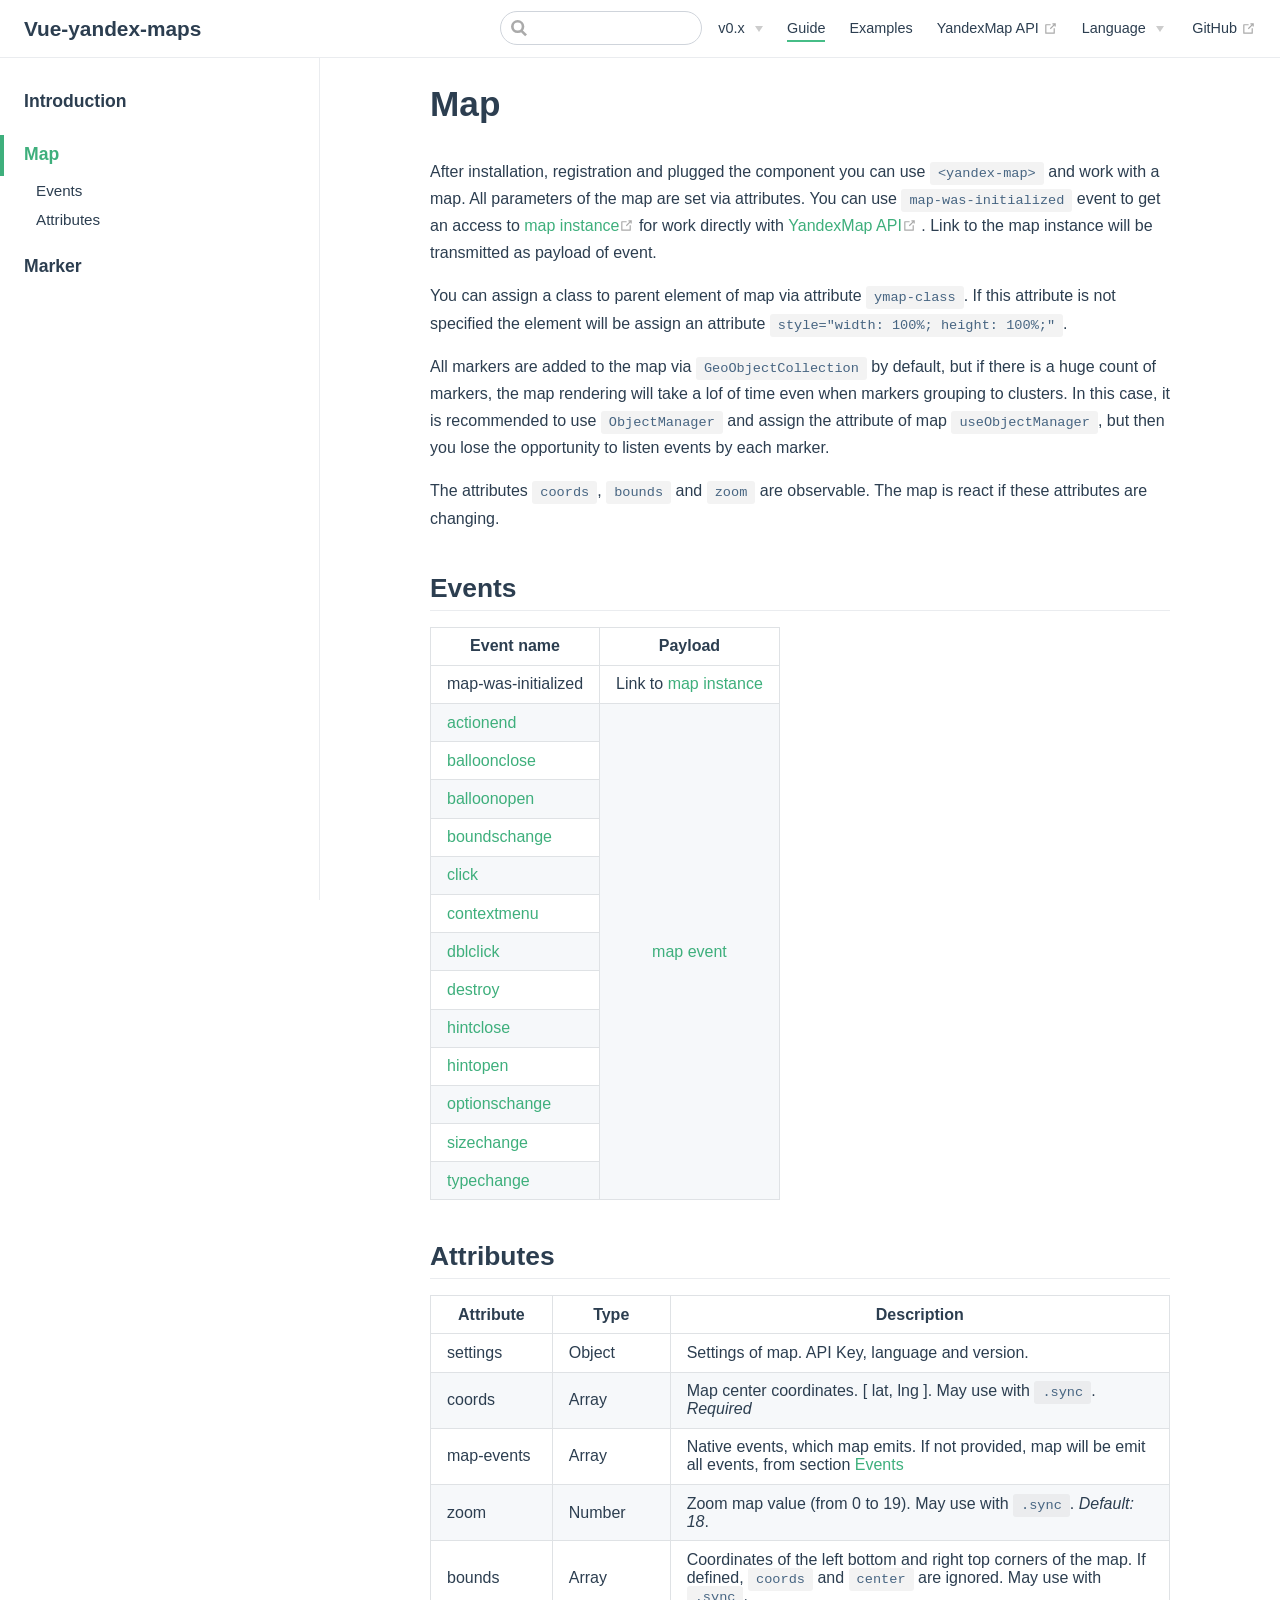
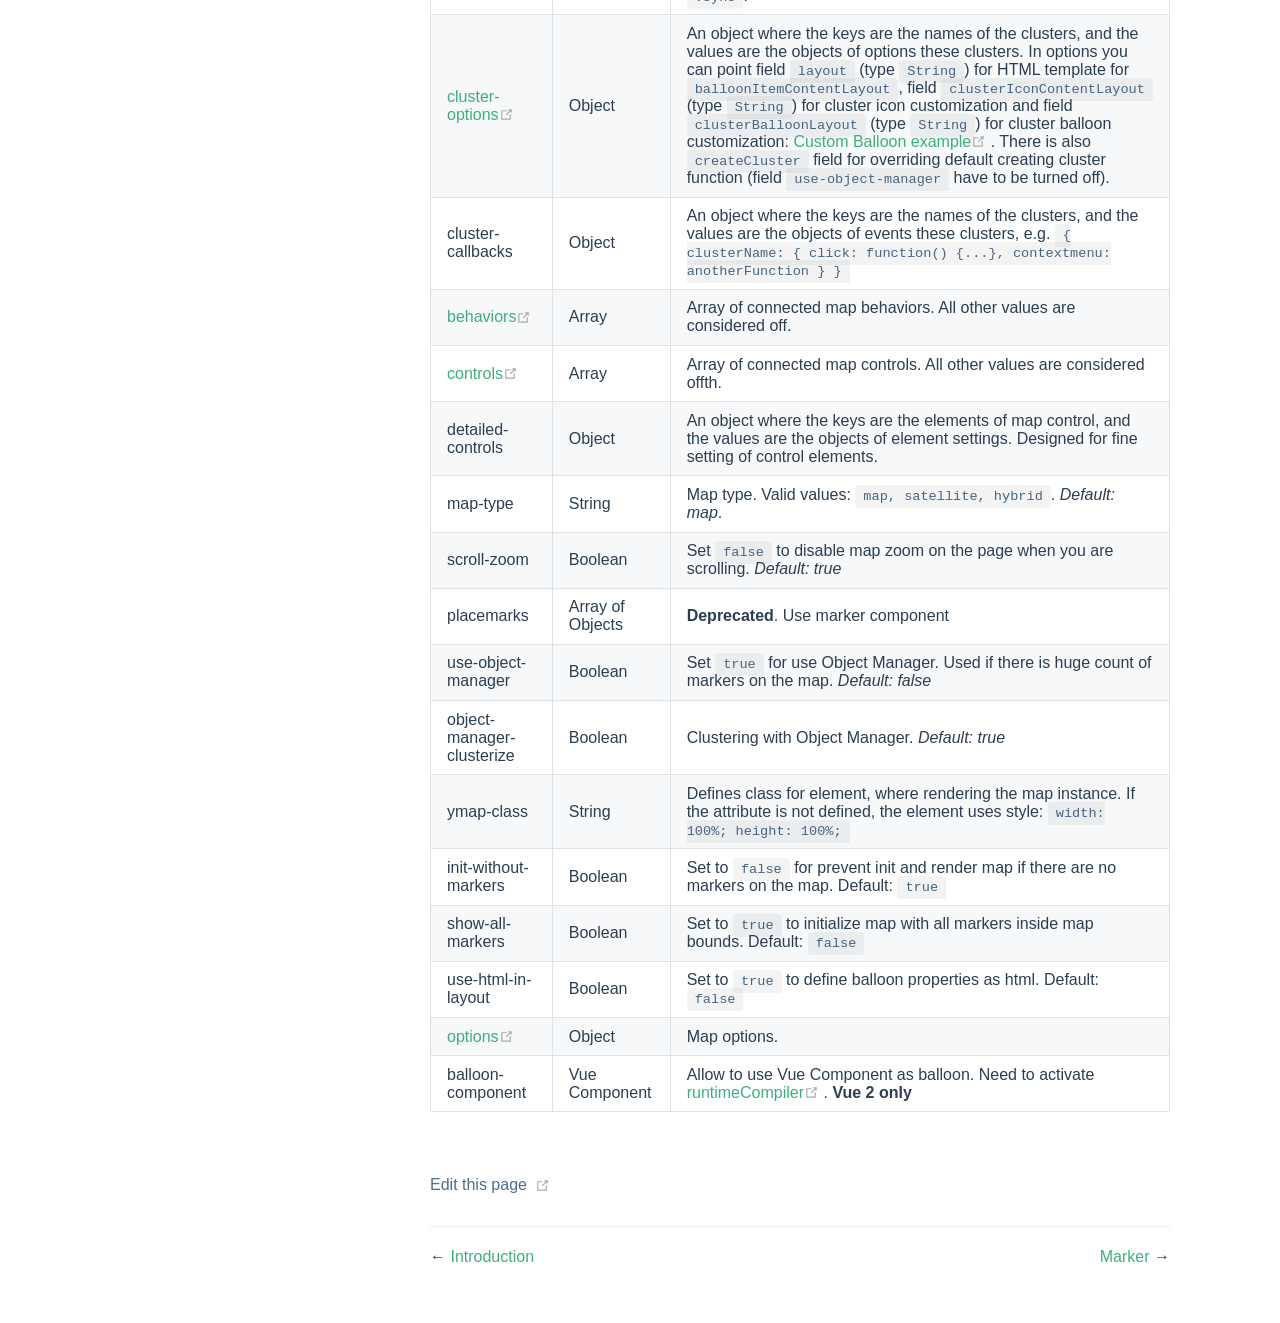
<file: en/guide/Map.html>
<!DOCTYPE html>
<html lang="en-US">
  <head>
    <meta charset="utf-8">
    <meta name="viewport" content="width=device-width,initial-scale=1">
    <title>Map | Vue-yandex-maps</title>
    <meta name="generator" content="VuePress 1.9.10">
    
    <meta name="description" content="Documentation on english">
    
    <link rel="preload" href="/assets/css/0.styles.8f3dca9f.css" as="style"><link rel="preload" href="/assets/js/app.8e073788.js" as="script"><link rel="preload" href="/assets/js/2.f531a682.js" as="script"><link rel="preload" href="/assets/js/1.3f2d58b5.js" as="script"><link rel="preload" href="/assets/js/25.5b8686b4.js" as="script"><link rel="prefetch" href="/assets/js/10.f475c100.js"><link rel="prefetch" href="/assets/js/11.710fb93f.js"><link rel="prefetch" href="/assets/js/12.b03e40b5.js"><link rel="prefetch" href="/assets/js/13.14f31151.js"><link rel="prefetch" href="/assets/js/14.679196b1.js"><link rel="prefetch" href="/assets/js/15.4be9352e.js"><link rel="prefetch" href="/assets/js/16.d8b9d3dc.js"><link rel="prefetch" href="/assets/js/17.734f4dde.js"><link rel="prefetch" href="/assets/js/18.46964c78.js"><link rel="prefetch" href="/assets/js/19.c06117ff.js"><link rel="prefetch" href="/assets/js/20.f504069f.js"><link rel="prefetch" href="/assets/js/21.af8bcd1d.js"><link rel="prefetch" href="/assets/js/22.0c079e73.js"><link rel="prefetch" href="/assets/js/23.35f79c31.js"><link rel="prefetch" href="/assets/js/24.73fd9a0f.js"><link rel="prefetch" href="/assets/js/26.373c219e.js"><link rel="prefetch" href="/assets/js/27.a2e1533f.js"><link rel="prefetch" href="/assets/js/28.25d80dc9.js"><link rel="prefetch" href="/assets/js/29.62c56b68.js"><link rel="prefetch" href="/assets/js/3.cf88070e.js"><link rel="prefetch" href="/assets/js/30.a85ca3ff.js"><link rel="prefetch" href="/assets/js/31.39eef1cf.js"><link rel="prefetch" href="/assets/js/4.2c1aaec4.js"><link rel="prefetch" href="/assets/js/5.d9669e3d.js"><link rel="prefetch" href="/assets/js/6.9a9332f5.js"><link rel="prefetch" href="/assets/js/7.16e71e9d.js"><link rel="prefetch" href="/assets/js/vendors~docsearch.5e19b665.js">
    <link rel="stylesheet" href="/assets/css/0.styles.8f3dca9f.css">
  </head>
  <body>
    <div id="app" data-server-rendered="true"><div class="theme-container"><header class="navbar"><div class="sidebar-button"><svg xmlns="http://www.w3.org/2000/svg" aria-hidden="true" role="img" viewBox="0 0 448 512" class="icon"><path fill="currentColor" d="M436 124H12c-6.627 0-12-5.373-12-12V80c0-6.627 5.373-12 12-12h424c6.627 0 12 5.373 12 12v32c0 6.627-5.373 12-12 12zm0 160H12c-6.627 0-12-5.373-12-12v-32c0-6.627 5.373-12 12-12h424c6.627 0 12 5.373 12 12v32c0 6.627-5.373 12-12 12zm0 160H12c-6.627 0-12-5.373-12-12v-32c0-6.627 5.373-12 12-12h424c6.627 0 12 5.373 12 12v32c0 6.627-5.373 12-12 12z"></path></svg></div> <a href="/en/" class="home-link router-link-active"><!----> <span class="site-name">Vue-yandex-maps</span></a> <div class="links"><div class="search-box"><input aria-label="Search" autocomplete="off" spellcheck="false" value=""> <!----></div> <nav class="nav-links can-hide"><div class="nav-item"><div class="dropdown-wrapper"><button type="button" aria-label="v0.x" class="dropdown-title"><span class="title">v0.x</span> <span class="arrow down"></span></button> <button type="button" aria-label="v0.x" class="mobile-dropdown-title"><span class="title">v0.x</span> <span class="arrow right"></span></button> <ul class="nav-dropdown" style="display:none;"><li class="dropdown-item"><!----> <a href="https://vue-yandex-maps.github.io/new-docs/" target="_blank" rel="noopener noreferrer" class="nav-link external">
  v1.x
  <span><svg xmlns="http://www.w3.org/2000/svg" aria-hidden="true" focusable="false" x="0px" y="0px" viewBox="0 0 100 100" width="15" height="15" class="icon outbound"><path fill="currentColor" d="M18.8,85.1h56l0,0c2.2,0,4-1.8,4-4v-32h-8v28h-48v-48h28v-8h-32l0,0c-2.2,0-4,1.8-4,4v56C14.8,83.3,16.6,85.1,18.8,85.1z"></path> <polygon fill="currentColor" points="45.7,48.7 51.3,54.3 77.2,28.5 77.2,37.2 85.2,37.2 85.2,14.9 62.8,14.9 62.8,22.9 71.5,22.9"></polygon></svg> <span class="sr-only">(opens new window)</span></span></a></li><li class="dropdown-item"><!----> <a href="https://yandex-maps-unofficial.github.io/vue-yandex-maps/" target="_blank" rel="noopener noreferrer" class="nav-link external">
  v2.x
  <span><svg xmlns="http://www.w3.org/2000/svg" aria-hidden="true" focusable="false" x="0px" y="0px" viewBox="0 0 100 100" width="15" height="15" class="icon outbound"><path fill="currentColor" d="M18.8,85.1h56l0,0c2.2,0,4-1.8,4-4v-32h-8v28h-48v-48h28v-8h-32l0,0c-2.2,0-4,1.8-4,4v56C14.8,83.3,16.6,85.1,18.8,85.1z"></path> <polygon fill="currentColor" points="45.7,48.7 51.3,54.3 77.2,28.5 77.2,37.2 85.2,37.2 85.2,14.9 62.8,14.9 62.8,22.9 71.5,22.9"></polygon></svg> <span class="sr-only">(opens new window)</span></span></a></li></ul></div></div><div class="nav-item"><a href="/en/guide/" class="nav-link router-link-active">
  Guide
</a></div><div class="nav-item"><a href="/en/examples/" class="nav-link">
  Examples
</a></div><div class="nav-item"><a href="https://tech.yandex.ru/maps/doc/jsapi/2.1/quick-start/index-docpage/" target="_blank" rel="noopener noreferrer" class="nav-link external">
  YandexMap API 
  <span><svg xmlns="http://www.w3.org/2000/svg" aria-hidden="true" focusable="false" x="0px" y="0px" viewBox="0 0 100 100" width="15" height="15" class="icon outbound"><path fill="currentColor" d="M18.8,85.1h56l0,0c2.2,0,4-1.8,4-4v-32h-8v28h-48v-48h28v-8h-32l0,0c-2.2,0-4,1.8-4,4v56C14.8,83.3,16.6,85.1,18.8,85.1z"></path> <polygon fill="currentColor" points="45.7,48.7 51.3,54.3 77.2,28.5 77.2,37.2 85.2,37.2 85.2,14.9 62.8,14.9 62.8,22.9 71.5,22.9"></polygon></svg> <span class="sr-only">(opens new window)</span></span></a></div><div class="nav-item"><div class="dropdown-wrapper"><button type="button" aria-label="Select language" class="dropdown-title"><span class="title">Language</span> <span class="arrow down"></span></button> <button type="button" aria-label="Select language" class="mobile-dropdown-title"><span class="title">Language</span> <span class="arrow right"></span></button> <ul class="nav-dropdown" style="display:none;"><li class="dropdown-item"><!----> <a href="/guide/Map.html" class="nav-link">
  ru-RU
</a></li><li class="dropdown-item"><!----> <a href="/en/guide/Map.html" aria-current="page" class="nav-link router-link-exact-active router-link-active">
  en-US
</a></li></ul></div></div> <a href="https://github.com/PNKBizz/vue-yandex-map" target="_blank" rel="noopener noreferrer" class="repo-link">
    GitHub
    <span><svg xmlns="http://www.w3.org/2000/svg" aria-hidden="true" focusable="false" x="0px" y="0px" viewBox="0 0 100 100" width="15" height="15" class="icon outbound"><path fill="currentColor" d="M18.8,85.1h56l0,0c2.2,0,4-1.8,4-4v-32h-8v28h-48v-48h28v-8h-32l0,0c-2.2,0-4,1.8-4,4v56C14.8,83.3,16.6,85.1,18.8,85.1z"></path> <polygon fill="currentColor" points="45.7,48.7 51.3,54.3 77.2,28.5 77.2,37.2 85.2,37.2 85.2,14.9 62.8,14.9 62.8,22.9 71.5,22.9"></polygon></svg> <span class="sr-only">(opens new window)</span></span></a></nav></div></header> <div class="sidebar-mask"></div> <aside class="sidebar"><nav class="nav-links"><div class="nav-item"><div class="dropdown-wrapper"><button type="button" aria-label="v0.x" class="dropdown-title"><span class="title">v0.x</span> <span class="arrow down"></span></button> <button type="button" aria-label="v0.x" class="mobile-dropdown-title"><span class="title">v0.x</span> <span class="arrow right"></span></button> <ul class="nav-dropdown" style="display:none;"><li class="dropdown-item"><!----> <a href="https://vue-yandex-maps.github.io/new-docs/" target="_blank" rel="noopener noreferrer" class="nav-link external">
  v1.x
  <span><svg xmlns="http://www.w3.org/2000/svg" aria-hidden="true" focusable="false" x="0px" y="0px" viewBox="0 0 100 100" width="15" height="15" class="icon outbound"><path fill="currentColor" d="M18.8,85.1h56l0,0c2.2,0,4-1.8,4-4v-32h-8v28h-48v-48h28v-8h-32l0,0c-2.2,0-4,1.8-4,4v56C14.8,83.3,16.6,85.1,18.8,85.1z"></path> <polygon fill="currentColor" points="45.7,48.7 51.3,54.3 77.2,28.5 77.2,37.2 85.2,37.2 85.2,14.9 62.8,14.9 62.8,22.9 71.5,22.9"></polygon></svg> <span class="sr-only">(opens new window)</span></span></a></li><li class="dropdown-item"><!----> <a href="https://yandex-maps-unofficial.github.io/vue-yandex-maps/" target="_blank" rel="noopener noreferrer" class="nav-link external">
  v2.x
  <span><svg xmlns="http://www.w3.org/2000/svg" aria-hidden="true" focusable="false" x="0px" y="0px" viewBox="0 0 100 100" width="15" height="15" class="icon outbound"><path fill="currentColor" d="M18.8,85.1h56l0,0c2.2,0,4-1.8,4-4v-32h-8v28h-48v-48h28v-8h-32l0,0c-2.2,0-4,1.8-4,4v56C14.8,83.3,16.6,85.1,18.8,85.1z"></path> <polygon fill="currentColor" points="45.7,48.7 51.3,54.3 77.2,28.5 77.2,37.2 85.2,37.2 85.2,14.9 62.8,14.9 62.8,22.9 71.5,22.9"></polygon></svg> <span class="sr-only">(opens new window)</span></span></a></li></ul></div></div><div class="nav-item"><a href="/en/guide/" class="nav-link router-link-active">
  Guide
</a></div><div class="nav-item"><a href="/en/examples/" class="nav-link">
  Examples
</a></div><div class="nav-item"><a href="https://tech.yandex.ru/maps/doc/jsapi/2.1/quick-start/index-docpage/" target="_blank" rel="noopener noreferrer" class="nav-link external">
  YandexMap API 
  <span><svg xmlns="http://www.w3.org/2000/svg" aria-hidden="true" focusable="false" x="0px" y="0px" viewBox="0 0 100 100" width="15" height="15" class="icon outbound"><path fill="currentColor" d="M18.8,85.1h56l0,0c2.2,0,4-1.8,4-4v-32h-8v28h-48v-48h28v-8h-32l0,0c-2.2,0-4,1.8-4,4v56C14.8,83.3,16.6,85.1,18.8,85.1z"></path> <polygon fill="currentColor" points="45.7,48.7 51.3,54.3 77.2,28.5 77.2,37.2 85.2,37.2 85.2,14.9 62.8,14.9 62.8,22.9 71.5,22.9"></polygon></svg> <span class="sr-only">(opens new window)</span></span></a></div><div class="nav-item"><div class="dropdown-wrapper"><button type="button" aria-label="Select language" class="dropdown-title"><span class="title">Language</span> <span class="arrow down"></span></button> <button type="button" aria-label="Select language" class="mobile-dropdown-title"><span class="title">Language</span> <span class="arrow right"></span></button> <ul class="nav-dropdown" style="display:none;"><li class="dropdown-item"><!----> <a href="/guide/Map.html" class="nav-link">
  ru-RU
</a></li><li class="dropdown-item"><!----> <a href="/en/guide/Map.html" aria-current="page" class="nav-link router-link-exact-active router-link-active">
  en-US
</a></li></ul></div></div> <a href="https://github.com/PNKBizz/vue-yandex-map" target="_blank" rel="noopener noreferrer" class="repo-link">
    GitHub
    <span><svg xmlns="http://www.w3.org/2000/svg" aria-hidden="true" focusable="false" x="0px" y="0px" viewBox="0 0 100 100" width="15" height="15" class="icon outbound"><path fill="currentColor" d="M18.8,85.1h56l0,0c2.2,0,4-1.8,4-4v-32h-8v28h-48v-48h28v-8h-32l0,0c-2.2,0-4,1.8-4,4v56C14.8,83.3,16.6,85.1,18.8,85.1z"></path> <polygon fill="currentColor" points="45.7,48.7 51.3,54.3 77.2,28.5 77.2,37.2 85.2,37.2 85.2,14.9 62.8,14.9 62.8,22.9 71.5,22.9"></polygon></svg> <span class="sr-only">(opens new window)</span></span></a></nav>  <ul class="sidebar-links"><li><a href="/en/guide/" aria-current="page" class="sidebar-link">Introduction</a></li><li><a href="/en/guide/Map.html" aria-current="page" class="active sidebar-link">Map</a><ul class="sidebar-sub-headers"><li class="sidebar-sub-header"><a href="/en/guide/Map.html#events" class="sidebar-link">Events</a></li><li class="sidebar-sub-header"><a href="/en/guide/Map.html#attributes" class="sidebar-link">Attributes</a></li></ul></li><li><a href="/en/guide/Marker.html" class="sidebar-link">Marker</a></li></ul> </aside> <main class="page"> <div class="theme-default-content content__default"><h1 id="map"><a href="#map" class="header-anchor">#</a> Map</h1> <p>After installation, registration and plugged the component you can use <code>&lt;yandex-map&gt;</code> and work with a map. All parameters of the map are set via attributes. You can use <code>map-was-initialized</code> event to get an access to <a href="https://tech.yandex.ru/maps/doc/jsapi/2.1/ref/reference/Map-docpage/" target="_blank" rel="noopener noreferrer">map instance<span><svg xmlns="http://www.w3.org/2000/svg" aria-hidden="true" focusable="false" x="0px" y="0px" viewBox="0 0 100 100" width="15" height="15" class="icon outbound"><path fill="currentColor" d="M18.8,85.1h56l0,0c2.2,0,4-1.8,4-4v-32h-8v28h-48v-48h28v-8h-32l0,0c-2.2,0-4,1.8-4,4v56C14.8,83.3,16.6,85.1,18.8,85.1z"></path> <polygon fill="currentColor" points="45.7,48.7 51.3,54.3 77.2,28.5 77.2,37.2 85.2,37.2 85.2,14.9 62.8,14.9 62.8,22.9 71.5,22.9"></polygon></svg> <span class="sr-only">(opens new window)</span></span></a> for work directly with <a href="https://tech.yandex.ru/maps/doc/jsapi/2.1/quick-start/index-docpage/" target="_blank" rel="noopener noreferrer">YandexMap API<span><svg xmlns="http://www.w3.org/2000/svg" aria-hidden="true" focusable="false" x="0px" y="0px" viewBox="0 0 100 100" width="15" height="15" class="icon outbound"><path fill="currentColor" d="M18.8,85.1h56l0,0c2.2,0,4-1.8,4-4v-32h-8v28h-48v-48h28v-8h-32l0,0c-2.2,0-4,1.8-4,4v56C14.8,83.3,16.6,85.1,18.8,85.1z"></path> <polygon fill="currentColor" points="45.7,48.7 51.3,54.3 77.2,28.5 77.2,37.2 85.2,37.2 85.2,14.9 62.8,14.9 62.8,22.9 71.5,22.9"></polygon></svg> <span class="sr-only">(opens new window)</span></span></a>. Link to the map instance will be transmitted as payload of event.<br></p> <p>You can assign a class to parent element of map via attribute <code>ymap-class</code>. If this attribute is not specified the element will be assign an attribute <code>style=&quot;width: 100%; height: 100%;&quot;</code>.<br></p> <p>All markers are added to the map via <code>GeoObjectCollection</code> by default, but if there is a huge count of markers, the map rendering will take a lof of time even when markers grouping to clusters. In this case, it is recommended to use <code>ObjectManager</code> and assign the attribute of map <code>useObjectManager</code>, but then you lose the opportunity to listen events by each marker.<br></p> <p>The attributes <code>coords</code>, <code>bounds</code> and <code>zoom</code> are observable. The map is react if these attributes are changing.</p> <h2 id="events"><a href="#events" class="header-anchor">#</a> Events</h2> <table><thead><tr><th>Event name</th> <th>Payload</th></tr></thead> <tbody><tr><td>map-was-initialized</td> <td>Link to <a href="https://tech.yandex.ru/maps/doc/jsapi/2.1/ref/reference/Map-docpage/">map instance</a></td></tr> <tr><td><a href="https://tech.yandex.ru/maps/jsapi/doc/2.1/ref/reference/Map-docpage/#Map__events-summary">actionend</a></td> <td rowspan="13" style="text-align:center;"><a href="https://tech.yandex.ru/maps/doc/jsapi/2.1/dg/concepts/events-docpage/">map event</a></td></tr> <tr><td><a href="https://tech.yandex.ru/maps/jsapi/doc/2.1/ref/reference/Map-docpage/#Map__events-summary">balloonclose</a></td></tr> <tr><td><a href="https://tech.yandex.ru/maps/jsapi/doc/2.1/ref/reference/Map-docpage/#Map__events-summary">balloonopen</a></td></tr> <tr><td><a href="https://tech.yandex.ru/maps/jsapi/doc/2.1/ref/reference/Map-docpage/#Map__events-summary">boundschange</a></td></tr> <tr><td><a href="https://tech.yandex.ru/maps/jsapi/doc/2.1/ref/reference/Map-docpage/#Map__events-summary">click</a></td></tr> <tr><td><a href="https://tech.yandex.ru/maps/jsapi/doc/2.1/ref/reference/Map-docpage/#Map__events-summary">contextmenu</a></td></tr> <tr><td><a href="https://tech.yandex.ru/maps/jsapi/doc/2.1/ref/reference/Map-docpage/#Map__events-summary">dblclick</a></td></tr> <tr><td><a href="https://tech.yandex.ru/maps/jsapi/doc/2.1/ref/reference/Map-docpage/#Map__events-summary">destroy</a></td></tr> <tr><td><a href="https://tech.yandex.ru/maps/jsapi/doc/2.1/ref/reference/Map-docpage/#Map__events-summary">hintclose</a></td></tr> <tr><td><a href="https://tech.yandex.ru/maps/jsapi/doc/2.1/ref/reference/Map-docpage/#Map__events-summary">hintopen</a></td></tr> <tr><td><a href="https://tech.yandex.ru/maps/jsapi/doc/2.1/ref/reference/Map-docpage/#Map__events-summary">optionschange</a></td></tr> <tr><td><a href="https://tech.yandex.ru/maps/jsapi/doc/2.1/ref/reference/Map-docpage/#Map__events-summary">sizechange</a></td></tr> <tr><td><a href="https://tech.yandex.ru/maps/jsapi/doc/2.1/ref/reference/Map-docpage/#Map__events-summary">typechange</a></td></tr></tbody></table> <h2 id="attributes"><a href="#attributes" class="header-anchor">#</a> Attributes</h2> <table><thead><tr><th>Attribute</th> <th>Type</th> <th>Description</th></tr></thead> <tbody><tr><td>settings</td> <td>Object</td> <td>Settings of map. API Key, language and version.</td></tr> <tr><td>coords</td> <td>Array</td> <td>Map center coordinates. [ lat, lng ]. May use with <code>.sync</code>. <em>Required</em></td></tr> <tr><td>map-events</td> <td>Array</td> <td>Native events, which map emits. If not provided, map will be emit all events, from section <a href="#events">Events</a></td></tr> <tr><td>zoom</td> <td>Number</td> <td>Zoom map value (from 0 to 19). May use with <code>.sync</code>. <em>Default: 18</em>.</td></tr> <tr><td>bounds</td> <td>Array</td> <td>Coordinates of the left bottom and right top corners of the map. If defined, <code>coords</code> and <code>center</code> are ignored. May use with <code>.sync</code>.</td></tr> <tr><td><a href="https://tech.yandex.ru/maps/doc/jsapi/2.1/ref/reference/ClusterPlacemark-docpage/#param-options" target="_blank" rel="noopener noreferrer">cluster-options<span><svg xmlns="http://www.w3.org/2000/svg" aria-hidden="true" focusable="false" x="0px" y="0px" viewBox="0 0 100 100" width="15" height="15" class="icon outbound"><path fill="currentColor" d="M18.8,85.1h56l0,0c2.2,0,4-1.8,4-4v-32h-8v28h-48v-48h28v-8h-32l0,0c-2.2,0-4,1.8-4,4v56C14.8,83.3,16.6,85.1,18.8,85.1z"></path> <polygon fill="currentColor" points="45.7,48.7 51.3,54.3 77.2,28.5 77.2,37.2 85.2,37.2 85.2,14.9 62.8,14.9 62.8,22.9 71.5,22.9"></polygon></svg> <span class="sr-only">(opens new window)</span></span></a></td> <td>Object</td> <td>An object where the keys are the names of the clusters, and the values are the objects of options these clusters. In options you can point field <code>layout</code> (type <code>String</code>) for HTML template for <code>balloonItemContentLayout</code>, field <code>clusterIconContentLayout</code> (type <code>String</code>) for cluster icon customization and field <code>clusterBalloonLayout</code> (type <code>String</code>) for cluster balloon customization: <a href="https://tech.yandex.ru/maps/jsbox/2.1/cluster_custom_balloon_content_layout" target="_blank" rel="noopener noreferrer">Custom Balloon example<span><svg xmlns="http://www.w3.org/2000/svg" aria-hidden="true" focusable="false" x="0px" y="0px" viewBox="0 0 100 100" width="15" height="15" class="icon outbound"><path fill="currentColor" d="M18.8,85.1h56l0,0c2.2,0,4-1.8,4-4v-32h-8v28h-48v-48h28v-8h-32l0,0c-2.2,0-4,1.8-4,4v56C14.8,83.3,16.6,85.1,18.8,85.1z"></path> <polygon fill="currentColor" points="45.7,48.7 51.3,54.3 77.2,28.5 77.2,37.2 85.2,37.2 85.2,14.9 62.8,14.9 62.8,22.9 71.5,22.9"></polygon></svg> <span class="sr-only">(opens new window)</span></span></a>. There is also <code>createCluster</code> field for overriding default creating cluster function (field <code>use-object-manager</code> have to be turned off).</td></tr> <tr><td>cluster-callbacks</td> <td>Object</td> <td>An object where the keys are the names of the clusters, and the values are the objects of events these clusters, e.g. <code>{ clusterName: { click: function() {...}, contextmenu: anotherFunction } }</code></td></tr> <tr><td><a href="https://tech.yandex.ru/maps/doc/jsapi/2.1/ref/reference/map.behavior.Manager-docpage/#param-behaviors" target="_blank" rel="noopener noreferrer">behaviors<span><svg xmlns="http://www.w3.org/2000/svg" aria-hidden="true" focusable="false" x="0px" y="0px" viewBox="0 0 100 100" width="15" height="15" class="icon outbound"><path fill="currentColor" d="M18.8,85.1h56l0,0c2.2,0,4-1.8,4-4v-32h-8v28h-48v-48h28v-8h-32l0,0c-2.2,0-4,1.8-4,4v56C14.8,83.3,16.6,85.1,18.8,85.1z"></path> <polygon fill="currentColor" points="45.7,48.7 51.3,54.3 77.2,28.5 77.2,37.2 85.2,37.2 85.2,14.9 62.8,14.9 62.8,22.9 71.5,22.9"></polygon></svg> <span class="sr-only">(opens new window)</span></span></a></td> <td>Array</td> <td>Array of connected map behaviors. All other values are considered off.</td></tr> <tr><td><a href="https://tech.yandex.ru/maps/doc/jsapi/2.1/ref/reference/control.Manager-docpage/#add-param-control" target="_blank" rel="noopener noreferrer">controls<span><svg xmlns="http://www.w3.org/2000/svg" aria-hidden="true" focusable="false" x="0px" y="0px" viewBox="0 0 100 100" width="15" height="15" class="icon outbound"><path fill="currentColor" d="M18.8,85.1h56l0,0c2.2,0,4-1.8,4-4v-32h-8v28h-48v-48h28v-8h-32l0,0c-2.2,0-4,1.8-4,4v56C14.8,83.3,16.6,85.1,18.8,85.1z"></path> <polygon fill="currentColor" points="45.7,48.7 51.3,54.3 77.2,28.5 77.2,37.2 85.2,37.2 85.2,14.9 62.8,14.9 62.8,22.9 71.5,22.9"></polygon></svg> <span class="sr-only">(opens new window)</span></span></a></td> <td>Array</td> <td>Array of connected map controls. All other values are considered offth.</td></tr> <tr><td>detailed-controls</td> <td>Object</td> <td>An object where the keys are the elements of map control, and the values are the objects of element settings. Designed for fine setting of control elements.</td></tr> <tr><td>map-type</td> <td>String</td> <td>Map type. Valid values: <code>map, satellite, hybrid</code>. <em>Default: map</em>.</td></tr> <tr><td>scroll-zoom</td> <td>Boolean</td> <td>Set <code>false</code> to disable map zoom on the page when you are scrolling. <em>Default: true</em></td></tr> <tr><td>placemarks</td> <td>Array of Objects</td> <td><strong>Deprecated</strong>. Use marker component</td></tr> <tr><td>use-object-manager</td> <td>Boolean</td> <td>Set <code>true</code> for use Object Manager. Used if there is huge count of markers on the map. <em>Default: false</em></td></tr> <tr><td>object-manager-clusterize</td> <td>Boolean</td> <td>Clustering with Object Manager. <em>Default: true</em></td></tr> <tr><td>ymap-class</td> <td>String</td> <td>Defines class for element, where rendering the map instance. If the attribute is not defined, the element uses style: <code>width: 100%; height: 100%;</code></td></tr> <tr><td>init-without-markers</td> <td>Boolean</td> <td>Set to <code>false</code> for prevent init and render map if there are no markers on the map. Default: <code>true</code></td></tr> <tr><td>show-all-markers</td> <td>Boolean</td> <td>Set to <code>true</code> to initialize map with all markers inside map bounds. Default: <code>false</code></td></tr> <tr><td>use-html-in-layout</td> <td>Boolean</td> <td>Set to <code>true</code> to define balloon properties as html. Default: <code>false</code></td></tr> <tr><td><a href="https://tech.yandex.ru/maps/doc/jsapi/2.1/ref/reference/Map-docpage/#Map__param-options" target="_blank" rel="noopener noreferrer">options<span><svg xmlns="http://www.w3.org/2000/svg" aria-hidden="true" focusable="false" x="0px" y="0px" viewBox="0 0 100 100" width="15" height="15" class="icon outbound"><path fill="currentColor" d="M18.8,85.1h56l0,0c2.2,0,4-1.8,4-4v-32h-8v28h-48v-48h28v-8h-32l0,0c-2.2,0-4,1.8-4,4v56C14.8,83.3,16.6,85.1,18.8,85.1z"></path> <polygon fill="currentColor" points="45.7,48.7 51.3,54.3 77.2,28.5 77.2,37.2 85.2,37.2 85.2,14.9 62.8,14.9 62.8,22.9 71.5,22.9"></polygon></svg> <span class="sr-only">(opens new window)</span></span></a></td> <td>Object</td> <td>Map options.</td></tr> <tr><td>balloon-component</td> <td>Vue Component</td> <td>Allow to use Vue Component as balloon. Need to activate <a href="https://cli.vuejs.org/config/#runtimecompiler" target="_blank" rel="noopener noreferrer">runtimeCompiler<span><svg xmlns="http://www.w3.org/2000/svg" aria-hidden="true" focusable="false" x="0px" y="0px" viewBox="0 0 100 100" width="15" height="15" class="icon outbound"><path fill="currentColor" d="M18.8,85.1h56l0,0c2.2,0,4-1.8,4-4v-32h-8v28h-48v-48h28v-8h-32l0,0c-2.2,0-4,1.8-4,4v56C14.8,83.3,16.6,85.1,18.8,85.1z"></path> <polygon fill="currentColor" points="45.7,48.7 51.3,54.3 77.2,28.5 77.2,37.2 85.2,37.2 85.2,14.9 62.8,14.9 62.8,22.9 71.5,22.9"></polygon></svg> <span class="sr-only">(opens new window)</span></span></a>. <strong>Vue 2 only</strong></td></tr></tbody></table></div> <footer class="page-edit"><div class="edit-link"><a href="https://github.com/PNKBizz/vue-yandex-map/edit/master/docs/en/guide/Map.md" target="_blank" rel="noopener noreferrer">Edit this page</a> <span><svg xmlns="http://www.w3.org/2000/svg" aria-hidden="true" focusable="false" x="0px" y="0px" viewBox="0 0 100 100" width="15" height="15" class="icon outbound"><path fill="currentColor" d="M18.8,85.1h56l0,0c2.2,0,4-1.8,4-4v-32h-8v28h-48v-48h28v-8h-32l0,0c-2.2,0-4,1.8-4,4v56C14.8,83.3,16.6,85.1,18.8,85.1z"></path> <polygon fill="currentColor" points="45.7,48.7 51.3,54.3 77.2,28.5 77.2,37.2 85.2,37.2 85.2,14.9 62.8,14.9 62.8,22.9 71.5,22.9"></polygon></svg> <span class="sr-only">(opens new window)</span></span></div> <!----></footer> <div class="page-nav"><p class="inner"><span class="prev">
      ←
      <a href="/en/guide/" class="prev router-link-active">
        Introduction
      </a></span> <span class="next"><a href="/en/guide/Marker.html">
        Marker
      </a>
      →
    </span></p></div> </main></div><div class="global-ui"></div></div>
    <script src="/assets/js/app.8e073788.js" defer></script><script src="/assets/js/2.f531a682.js" defer></script><script src="/assets/js/1.3f2d58b5.js" defer></script><script src="/assets/js/25.5b8686b4.js" defer></script>
  </body>
</html>
</file>
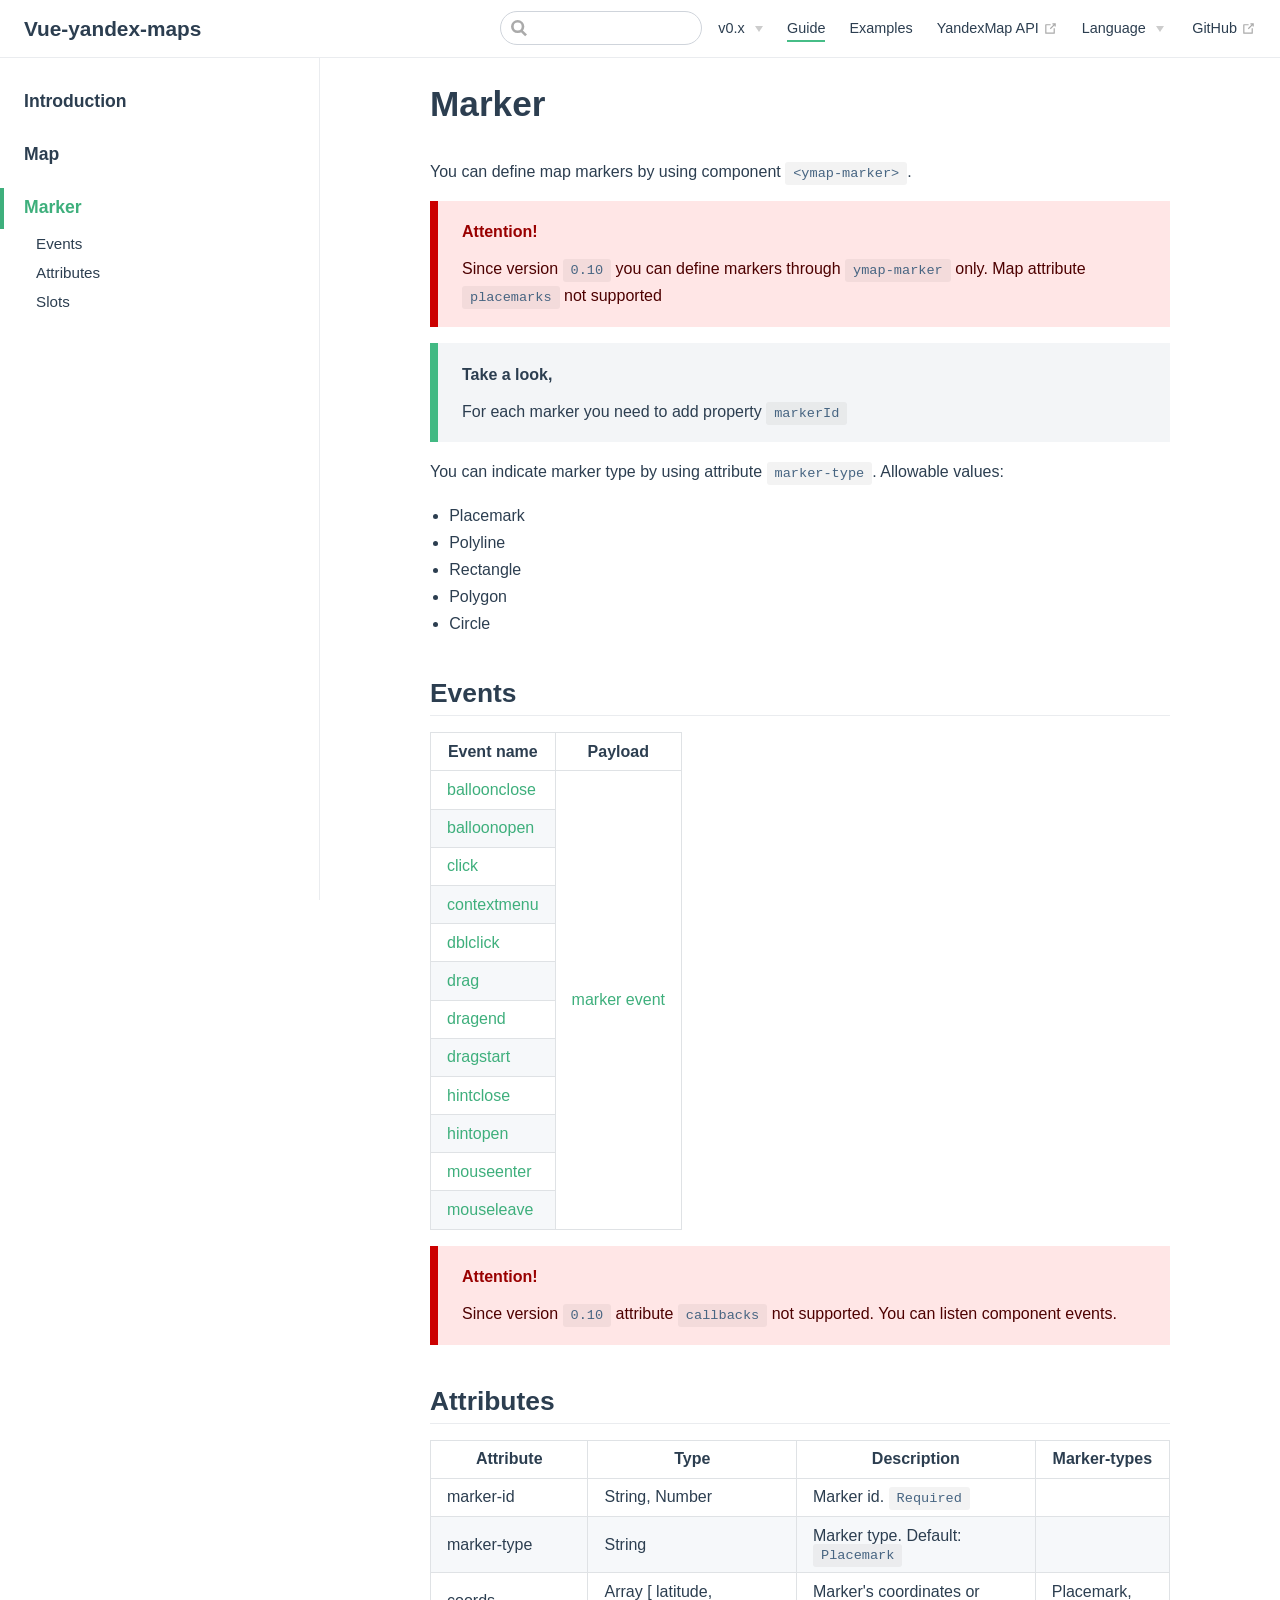
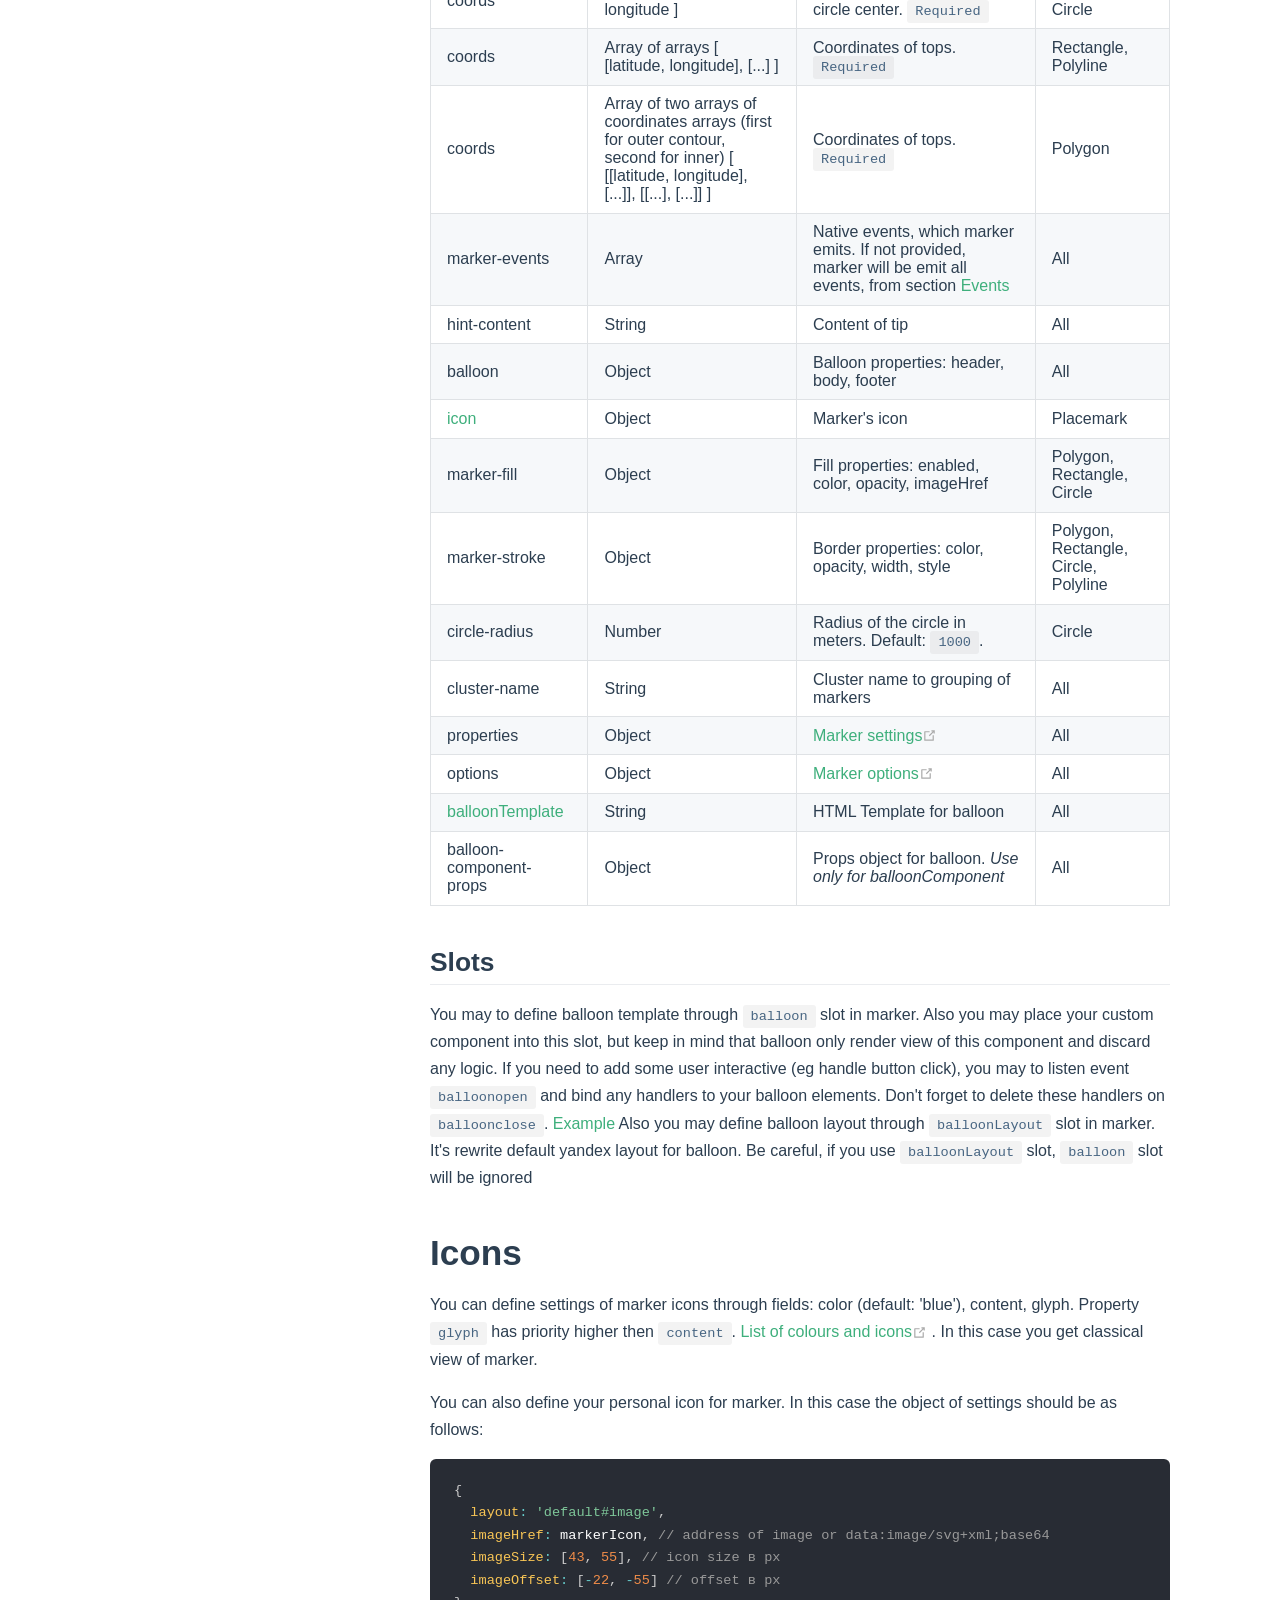
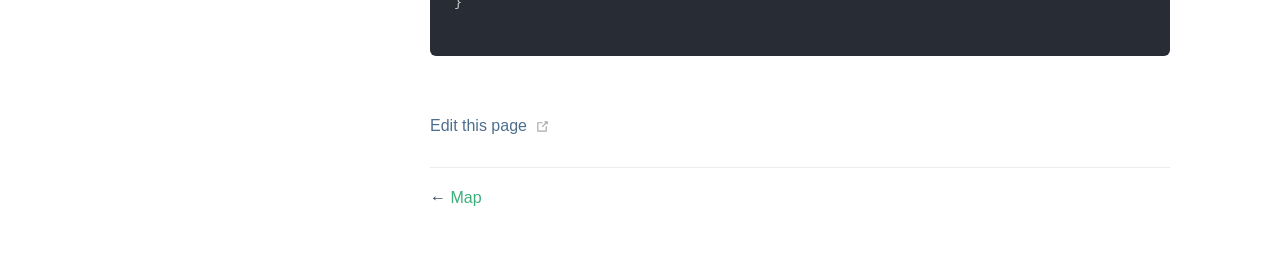
<file: en/guide/Marker.html>
<!DOCTYPE html>
<html lang="en-US">
  <head>
    <meta charset="utf-8">
    <meta name="viewport" content="width=device-width,initial-scale=1">
    <title>Marker | Vue-yandex-maps</title>
    <meta name="generator" content="VuePress 1.9.10">
    
    <meta name="description" content="Documentation on english">
    
    <link rel="preload" href="/assets/css/0.styles.8f3dca9f.css" as="style"><link rel="preload" href="/assets/js/app.8e073788.js" as="script"><link rel="preload" href="/assets/js/2.f531a682.js" as="script"><link rel="preload" href="/assets/js/1.3f2d58b5.js" as="script"><link rel="preload" href="/assets/js/26.373c219e.js" as="script"><link rel="prefetch" href="/assets/js/10.f475c100.js"><link rel="prefetch" href="/assets/js/11.710fb93f.js"><link rel="prefetch" href="/assets/js/12.b03e40b5.js"><link rel="prefetch" href="/assets/js/13.14f31151.js"><link rel="prefetch" href="/assets/js/14.679196b1.js"><link rel="prefetch" href="/assets/js/15.4be9352e.js"><link rel="prefetch" href="/assets/js/16.d8b9d3dc.js"><link rel="prefetch" href="/assets/js/17.734f4dde.js"><link rel="prefetch" href="/assets/js/18.46964c78.js"><link rel="prefetch" href="/assets/js/19.c06117ff.js"><link rel="prefetch" href="/assets/js/20.f504069f.js"><link rel="prefetch" href="/assets/js/21.af8bcd1d.js"><link rel="prefetch" href="/assets/js/22.0c079e73.js"><link rel="prefetch" href="/assets/js/23.35f79c31.js"><link rel="prefetch" href="/assets/js/24.73fd9a0f.js"><link rel="prefetch" href="/assets/js/25.5b8686b4.js"><link rel="prefetch" href="/assets/js/27.a2e1533f.js"><link rel="prefetch" href="/assets/js/28.25d80dc9.js"><link rel="prefetch" href="/assets/js/29.62c56b68.js"><link rel="prefetch" href="/assets/js/3.cf88070e.js"><link rel="prefetch" href="/assets/js/30.a85ca3ff.js"><link rel="prefetch" href="/assets/js/31.39eef1cf.js"><link rel="prefetch" href="/assets/js/4.2c1aaec4.js"><link rel="prefetch" href="/assets/js/5.d9669e3d.js"><link rel="prefetch" href="/assets/js/6.9a9332f5.js"><link rel="prefetch" href="/assets/js/7.16e71e9d.js"><link rel="prefetch" href="/assets/js/vendors~docsearch.5e19b665.js">
    <link rel="stylesheet" href="/assets/css/0.styles.8f3dca9f.css">
  </head>
  <body>
    <div id="app" data-server-rendered="true"><div class="theme-container"><header class="navbar"><div class="sidebar-button"><svg xmlns="http://www.w3.org/2000/svg" aria-hidden="true" role="img" viewBox="0 0 448 512" class="icon"><path fill="currentColor" d="M436 124H12c-6.627 0-12-5.373-12-12V80c0-6.627 5.373-12 12-12h424c6.627 0 12 5.373 12 12v32c0 6.627-5.373 12-12 12zm0 160H12c-6.627 0-12-5.373-12-12v-32c0-6.627 5.373-12 12-12h424c6.627 0 12 5.373 12 12v32c0 6.627-5.373 12-12 12zm0 160H12c-6.627 0-12-5.373-12-12v-32c0-6.627 5.373-12 12-12h424c6.627 0 12 5.373 12 12v32c0 6.627-5.373 12-12 12z"></path></svg></div> <a href="/en/" class="home-link router-link-active"><!----> <span class="site-name">Vue-yandex-maps</span></a> <div class="links"><div class="search-box"><input aria-label="Search" autocomplete="off" spellcheck="false" value=""> <!----></div> <nav class="nav-links can-hide"><div class="nav-item"><div class="dropdown-wrapper"><button type="button" aria-label="v0.x" class="dropdown-title"><span class="title">v0.x</span> <span class="arrow down"></span></button> <button type="button" aria-label="v0.x" class="mobile-dropdown-title"><span class="title">v0.x</span> <span class="arrow right"></span></button> <ul class="nav-dropdown" style="display:none;"><li class="dropdown-item"><!----> <a href="https://vue-yandex-maps.github.io/new-docs/" target="_blank" rel="noopener noreferrer" class="nav-link external">
  v1.x
  <span><svg xmlns="http://www.w3.org/2000/svg" aria-hidden="true" focusable="false" x="0px" y="0px" viewBox="0 0 100 100" width="15" height="15" class="icon outbound"><path fill="currentColor" d="M18.8,85.1h56l0,0c2.2,0,4-1.8,4-4v-32h-8v28h-48v-48h28v-8h-32l0,0c-2.2,0-4,1.8-4,4v56C14.8,83.3,16.6,85.1,18.8,85.1z"></path> <polygon fill="currentColor" points="45.7,48.7 51.3,54.3 77.2,28.5 77.2,37.2 85.2,37.2 85.2,14.9 62.8,14.9 62.8,22.9 71.5,22.9"></polygon></svg> <span class="sr-only">(opens new window)</span></span></a></li><li class="dropdown-item"><!----> <a href="https://yandex-maps-unofficial.github.io/vue-yandex-maps/" target="_blank" rel="noopener noreferrer" class="nav-link external">
  v2.x
  <span><svg xmlns="http://www.w3.org/2000/svg" aria-hidden="true" focusable="false" x="0px" y="0px" viewBox="0 0 100 100" width="15" height="15" class="icon outbound"><path fill="currentColor" d="M18.8,85.1h56l0,0c2.2,0,4-1.8,4-4v-32h-8v28h-48v-48h28v-8h-32l0,0c-2.2,0-4,1.8-4,4v56C14.8,83.3,16.6,85.1,18.8,85.1z"></path> <polygon fill="currentColor" points="45.7,48.7 51.3,54.3 77.2,28.5 77.2,37.2 85.2,37.2 85.2,14.9 62.8,14.9 62.8,22.9 71.5,22.9"></polygon></svg> <span class="sr-only">(opens new window)</span></span></a></li></ul></div></div><div class="nav-item"><a href="/en/guide/" class="nav-link router-link-active">
  Guide
</a></div><div class="nav-item"><a href="/en/examples/" class="nav-link">
  Examples
</a></div><div class="nav-item"><a href="https://tech.yandex.ru/maps/doc/jsapi/2.1/quick-start/index-docpage/" target="_blank" rel="noopener noreferrer" class="nav-link external">
  YandexMap API 
  <span><svg xmlns="http://www.w3.org/2000/svg" aria-hidden="true" focusable="false" x="0px" y="0px" viewBox="0 0 100 100" width="15" height="15" class="icon outbound"><path fill="currentColor" d="M18.8,85.1h56l0,0c2.2,0,4-1.8,4-4v-32h-8v28h-48v-48h28v-8h-32l0,0c-2.2,0-4,1.8-4,4v56C14.8,83.3,16.6,85.1,18.8,85.1z"></path> <polygon fill="currentColor" points="45.7,48.7 51.3,54.3 77.2,28.5 77.2,37.2 85.2,37.2 85.2,14.9 62.8,14.9 62.8,22.9 71.5,22.9"></polygon></svg> <span class="sr-only">(opens new window)</span></span></a></div><div class="nav-item"><div class="dropdown-wrapper"><button type="button" aria-label="Select language" class="dropdown-title"><span class="title">Language</span> <span class="arrow down"></span></button> <button type="button" aria-label="Select language" class="mobile-dropdown-title"><span class="title">Language</span> <span class="arrow right"></span></button> <ul class="nav-dropdown" style="display:none;"><li class="dropdown-item"><!----> <a href="/guide/Marker.html" class="nav-link">
  ru-RU
</a></li><li class="dropdown-item"><!----> <a href="/en/guide/Marker.html" aria-current="page" class="nav-link router-link-exact-active router-link-active">
  en-US
</a></li></ul></div></div> <a href="https://github.com/PNKBizz/vue-yandex-map" target="_blank" rel="noopener noreferrer" class="repo-link">
    GitHub
    <span><svg xmlns="http://www.w3.org/2000/svg" aria-hidden="true" focusable="false" x="0px" y="0px" viewBox="0 0 100 100" width="15" height="15" class="icon outbound"><path fill="currentColor" d="M18.8,85.1h56l0,0c2.2,0,4-1.8,4-4v-32h-8v28h-48v-48h28v-8h-32l0,0c-2.2,0-4,1.8-4,4v56C14.8,83.3,16.6,85.1,18.8,85.1z"></path> <polygon fill="currentColor" points="45.7,48.7 51.3,54.3 77.2,28.5 77.2,37.2 85.2,37.2 85.2,14.9 62.8,14.9 62.8,22.9 71.5,22.9"></polygon></svg> <span class="sr-only">(opens new window)</span></span></a></nav></div></header> <div class="sidebar-mask"></div> <aside class="sidebar"><nav class="nav-links"><div class="nav-item"><div class="dropdown-wrapper"><button type="button" aria-label="v0.x" class="dropdown-title"><span class="title">v0.x</span> <span class="arrow down"></span></button> <button type="button" aria-label="v0.x" class="mobile-dropdown-title"><span class="title">v0.x</span> <span class="arrow right"></span></button> <ul class="nav-dropdown" style="display:none;"><li class="dropdown-item"><!----> <a href="https://vue-yandex-maps.github.io/new-docs/" target="_blank" rel="noopener noreferrer" class="nav-link external">
  v1.x
  <span><svg xmlns="http://www.w3.org/2000/svg" aria-hidden="true" focusable="false" x="0px" y="0px" viewBox="0 0 100 100" width="15" height="15" class="icon outbound"><path fill="currentColor" d="M18.8,85.1h56l0,0c2.2,0,4-1.8,4-4v-32h-8v28h-48v-48h28v-8h-32l0,0c-2.2,0-4,1.8-4,4v56C14.8,83.3,16.6,85.1,18.8,85.1z"></path> <polygon fill="currentColor" points="45.7,48.7 51.3,54.3 77.2,28.5 77.2,37.2 85.2,37.2 85.2,14.9 62.8,14.9 62.8,22.9 71.5,22.9"></polygon></svg> <span class="sr-only">(opens new window)</span></span></a></li><li class="dropdown-item"><!----> <a href="https://yandex-maps-unofficial.github.io/vue-yandex-maps/" target="_blank" rel="noopener noreferrer" class="nav-link external">
  v2.x
  <span><svg xmlns="http://www.w3.org/2000/svg" aria-hidden="true" focusable="false" x="0px" y="0px" viewBox="0 0 100 100" width="15" height="15" class="icon outbound"><path fill="currentColor" d="M18.8,85.1h56l0,0c2.2,0,4-1.8,4-4v-32h-8v28h-48v-48h28v-8h-32l0,0c-2.2,0-4,1.8-4,4v56C14.8,83.3,16.6,85.1,18.8,85.1z"></path> <polygon fill="currentColor" points="45.7,48.7 51.3,54.3 77.2,28.5 77.2,37.2 85.2,37.2 85.2,14.9 62.8,14.9 62.8,22.9 71.5,22.9"></polygon></svg> <span class="sr-only">(opens new window)</span></span></a></li></ul></div></div><div class="nav-item"><a href="/en/guide/" class="nav-link router-link-active">
  Guide
</a></div><div class="nav-item"><a href="/en/examples/" class="nav-link">
  Examples
</a></div><div class="nav-item"><a href="https://tech.yandex.ru/maps/doc/jsapi/2.1/quick-start/index-docpage/" target="_blank" rel="noopener noreferrer" class="nav-link external">
  YandexMap API 
  <span><svg xmlns="http://www.w3.org/2000/svg" aria-hidden="true" focusable="false" x="0px" y="0px" viewBox="0 0 100 100" width="15" height="15" class="icon outbound"><path fill="currentColor" d="M18.8,85.1h56l0,0c2.2,0,4-1.8,4-4v-32h-8v28h-48v-48h28v-8h-32l0,0c-2.2,0-4,1.8-4,4v56C14.8,83.3,16.6,85.1,18.8,85.1z"></path> <polygon fill="currentColor" points="45.7,48.7 51.3,54.3 77.2,28.5 77.2,37.2 85.2,37.2 85.2,14.9 62.8,14.9 62.8,22.9 71.5,22.9"></polygon></svg> <span class="sr-only">(opens new window)</span></span></a></div><div class="nav-item"><div class="dropdown-wrapper"><button type="button" aria-label="Select language" class="dropdown-title"><span class="title">Language</span> <span class="arrow down"></span></button> <button type="button" aria-label="Select language" class="mobile-dropdown-title"><span class="title">Language</span> <span class="arrow right"></span></button> <ul class="nav-dropdown" style="display:none;"><li class="dropdown-item"><!----> <a href="/guide/Marker.html" class="nav-link">
  ru-RU
</a></li><li class="dropdown-item"><!----> <a href="/en/guide/Marker.html" aria-current="page" class="nav-link router-link-exact-active router-link-active">
  en-US
</a></li></ul></div></div> <a href="https://github.com/PNKBizz/vue-yandex-map" target="_blank" rel="noopener noreferrer" class="repo-link">
    GitHub
    <span><svg xmlns="http://www.w3.org/2000/svg" aria-hidden="true" focusable="false" x="0px" y="0px" viewBox="0 0 100 100" width="15" height="15" class="icon outbound"><path fill="currentColor" d="M18.8,85.1h56l0,0c2.2,0,4-1.8,4-4v-32h-8v28h-48v-48h28v-8h-32l0,0c-2.2,0-4,1.8-4,4v56C14.8,83.3,16.6,85.1,18.8,85.1z"></path> <polygon fill="currentColor" points="45.7,48.7 51.3,54.3 77.2,28.5 77.2,37.2 85.2,37.2 85.2,14.9 62.8,14.9 62.8,22.9 71.5,22.9"></polygon></svg> <span class="sr-only">(opens new window)</span></span></a></nav>  <ul class="sidebar-links"><li><a href="/en/guide/" aria-current="page" class="sidebar-link">Introduction</a></li><li><a href="/en/guide/Map.html" class="sidebar-link">Map</a></li><li><a href="/en/guide/Marker.html" aria-current="page" class="active sidebar-link">Marker</a><ul class="sidebar-sub-headers"><li class="sidebar-sub-header"><a href="/en/guide/Marker.html#events" class="sidebar-link">Events</a></li><li class="sidebar-sub-header"><a href="/en/guide/Marker.html#attributes" class="sidebar-link">Attributes</a></li><li class="sidebar-sub-header"><a href="/en/guide/Marker.html#slots" class="sidebar-link">Slots</a></li></ul></li></ul> </aside> <main class="page"> <div class="theme-default-content content__default"><h1 id="marker"><a href="#marker" class="header-anchor">#</a> Marker</h1> <p>You can define map markers by using component <code>&lt;ymap-marker&gt;</code>.</p> <div class="custom-block danger"><p class="custom-block-title">Attention!</p> <p>Since version <code>0.10</code> you can define markers through <code>ymap-marker</code> only. Map attribute <code>placemarks</code> not supported</p></div> <div class="custom-block tip"><p class="custom-block-title">Take a look,</p> <p>For each marker you need to add property <code>markerId</code></p></div> <p>You can indicate marker type by using attribute <code>marker-type</code>. Allowable values:</p> <ul><li>Placemark</li> <li>Polyline</li> <li>Rectangle</li> <li>Polygon</li> <li>Circle</li></ul> <h2 id="events"><a href="#events" class="header-anchor">#</a> Events</h2> <table><thead><tr><th>Event name</th> <th>Payload</th></tr></thead> <tbody><tr><td><a href="https://tech.yandex.ru/maps/jsapi/doc/2.1/ref/reference/GeoObject-docpage/#GeoObject__events-summary">balloonclose</a></td> <td rowspan="12" style="text-align:center;"><a href="https://tech.yandex.ru/maps/doc/jsapi/2.1/dg/concepts/events-docpage/">marker event</a></td></tr> <tr><td><a href="https://tech.yandex.ru/maps/jsapi/doc/2.1/ref/reference/GeoObject-docpage/#GeoObject__events-summary">balloonopen</a></td></tr> <tr><td><a href="https://tech.yandex.ru/maps/jsapi/doc/2.1/ref/reference/GeoObject-docpage/#GeoObject__events-summary">click</a></td></tr> <tr><td><a href="https://tech.yandex.ru/maps/jsapi/doc/2.1/ref/reference/GeoObject-docpage/#GeoObject__events-summary">contextmenu</a></td></tr> <tr><td><a href="https://tech.yandex.ru/maps/jsapi/doc/2.1/ref/reference/GeoObject-docpage/#GeoObject__events-summary">dblclick</a></td></tr> <tr><td><a href="https://tech.yandex.ru/maps/jsapi/doc/2.1/ref/reference/GeoObject-docpage/#GeoObject__events-summary">drag</a></td></tr> <tr><td><a href="https://tech.yandex.ru/maps/jsapi/doc/2.1/ref/reference/GeoObject-docpage/#GeoObject__events-summary">dragend</a></td></tr> <tr><td><a href="https://tech.yandex.ru/maps/jsapi/doc/2.1/ref/reference/GeoObject-docpage/#GeoObject__events-summary">dragstart</a></td></tr> <tr><td><a href="https://tech.yandex.ru/maps/jsapi/doc/2.1/ref/reference/GeoObject-docpage/#GeoObject__events-summary">hintclose</a></td></tr> <tr><td><a href="https://tech.yandex.ru/maps/jsapi/doc/2.1/ref/reference/GeoObject-docpage/#GeoObject__events-summary">hintopen</a></td></tr> <tr><td><a href="https://tech.yandex.ru/maps/jsapi/doc/2.1/ref/reference/GeoObject-docpage/#GeoObject__events-summary">mouseenter</a></td></tr> <tr><td><a href="https://tech.yandex.ru/maps/jsapi/doc/2.1/ref/reference/GeoObject-docpage/#GeoObject__events-summary">mouseleave</a></td></tr></tbody></table> <div class="custom-block danger"><p class="custom-block-title">Attention!</p> <p>Since version <code>0.10</code> attribute <code>callbacks</code> not supported. You can listen component events.</p></div> <h2 id="attributes"><a href="#attributes" class="header-anchor">#</a> Attributes</h2> <table><thead><tr><th>Attribute</th> <th>Type</th> <th>Description</th> <th>Marker-types</th></tr></thead> <tbody><tr><td>marker-id</td> <td>String, Number</td> <td>Marker id. <code>Required</code></td> <td></td></tr> <tr><td>marker-type</td> <td>String</td> <td>Marker type. Default: <code>Placemark</code></td> <td></td></tr> <tr><td>coords</td> <td>Array [ latitude, longitude ]</td> <td>Marker's coordinates or circle center. <code>Required</code></td> <td>Placemark, Circle</td></tr> <tr><td>coords</td> <td>Array of arrays [ [latitude, longitude], [...] ]</td> <td>Coordinates of tops. <code>Required</code></td> <td>Rectangle, Polyline</td></tr> <tr><td>coords</td> <td>Array of two arrays of coordinates arrays (first for outer contour, second for inner) [ [[latitude, longitude], [...]], [[...], [...]] ]</td> <td>Coordinates of tops. <code>Required</code></td> <td>Polygon</td></tr> <tr><td>marker-events</td> <td>Array</td> <td>Native events, which marker emits. If not provided, marker will be emit all events, from section <a href="#events">Events</a></td> <td>All</td></tr> <tr><td>hint-content</td> <td>String</td> <td>Content of tip</td> <td>All</td></tr> <tr><td>balloon</td> <td>Object</td> <td>Balloon properties: header, body, footer</td> <td>All</td></tr> <tr><td><a href="#icons">icon</a></td> <td>Object</td> <td>Marker's icon</td> <td>Placemark</td></tr> <tr><td>marker-fill</td> <td>Object</td> <td>Fill properties: enabled, color, opacity, imageHref</td> <td>Polygon, Rectangle, Circle</td></tr> <tr><td>marker-stroke</td> <td>Object</td> <td>Border properties: color, opacity, width, style</td> <td>Polygon, Rectangle, Circle, Polyline</td></tr> <tr><td>circle-radius</td> <td>Number</td> <td>Radius of the circle in meters. Default: <code>1000</code>.</td> <td>Circle</td></tr> <tr><td>cluster-name</td> <td>String</td> <td>Cluster name to grouping of markers</td> <td>All</td></tr> <tr><td>properties</td> <td>Object</td> <td><a href="https://tech.yandex.ru/maps/doc/jsapi/2.1/ref/reference/GeoObject-docpage/#param-feature.properties" target="_blank" rel="noopener noreferrer">Marker settings<span><svg xmlns="http://www.w3.org/2000/svg" aria-hidden="true" focusable="false" x="0px" y="0px" viewBox="0 0 100 100" width="15" height="15" class="icon outbound"><path fill="currentColor" d="M18.8,85.1h56l0,0c2.2,0,4-1.8,4-4v-32h-8v28h-48v-48h28v-8h-32l0,0c-2.2,0-4,1.8-4,4v56C14.8,83.3,16.6,85.1,18.8,85.1z"></path> <polygon fill="currentColor" points="45.7,48.7 51.3,54.3 77.2,28.5 77.2,37.2 85.2,37.2 85.2,14.9 62.8,14.9 62.8,22.9 71.5,22.9"></polygon></svg> <span class="sr-only">(opens new window)</span></span></a></td> <td>All</td></tr> <tr><td>options</td> <td>Object</td> <td><a href="https://tech.yandex.ru/maps/doc/jsapi/2.1/ref/reference/GeoObject-docpage/#param-options" target="_blank" rel="noopener noreferrer">Marker options<span><svg xmlns="http://www.w3.org/2000/svg" aria-hidden="true" focusable="false" x="0px" y="0px" viewBox="0 0 100 100" width="15" height="15" class="icon outbound"><path fill="currentColor" d="M18.8,85.1h56l0,0c2.2,0,4-1.8,4-4v-32h-8v28h-48v-48h28v-8h-32l0,0c-2.2,0-4,1.8-4,4v56C14.8,83.3,16.6,85.1,18.8,85.1z"></path> <polygon fill="currentColor" points="45.7,48.7 51.3,54.3 77.2,28.5 77.2,37.2 85.2,37.2 85.2,14.9 62.8,14.9 62.8,22.9 71.5,22.9"></polygon></svg> <span class="sr-only">(opens new window)</span></span></a></td> <td>All</td></tr> <tr><td><a href="/en/examples/#custom-cluster-balloon">balloonTemplate</a></td> <td>String</td> <td>HTML Template for balloon</td> <td>All</td></tr> <tr><td>balloon-component-props</td> <td>Object</td> <td>Props object for balloon. <em>Use only for balloonComponent</em></td> <td>All</td></tr></tbody></table> <h2 id="slots"><a href="#slots" class="header-anchor">#</a> Slots</h2> <p>You may to define balloon template through <code>balloon</code> slot in marker. Also you may place your custom component into this slot, but keep in mind that balloon only render view of this component and discard any logic. If you need to add some user interactive (eg handle button click), you may to listen event <code>balloonopen</code> and bind any handlers to your balloon elements. Don't forget to delete these handlers on <code>balloonclose</code>. <a href="/en/examples/#balloon-slot-in-marker">Example</a>
Also you may define balloon layout through <code>balloonLayout</code> slot in marker. It's rewrite default yandex layout for balloon. Be careful, if you use <code>balloonLayout</code> slot, <code>balloon</code> slot will be ignored</p> <h1 id="icons"><a href="#icons" class="header-anchor">#</a> Icons</h1> <p>You can define settings of marker icons through fields: color (default: 'blue'), content, glyph. Property <code>glyph</code> has priority higher then  <code>content</code>. <a href="https://tech.yandex.ru/maps/doc/jsapi/2.1/ref/reference/option.presetStorage-docpage/" target="_blank" rel="noopener noreferrer">List of colours and icons<span><svg xmlns="http://www.w3.org/2000/svg" aria-hidden="true" focusable="false" x="0px" y="0px" viewBox="0 0 100 100" width="15" height="15" class="icon outbound"><path fill="currentColor" d="M18.8,85.1h56l0,0c2.2,0,4-1.8,4-4v-32h-8v28h-48v-48h28v-8h-32l0,0c-2.2,0-4,1.8-4,4v56C14.8,83.3,16.6,85.1,18.8,85.1z"></path> <polygon fill="currentColor" points="45.7,48.7 51.3,54.3 77.2,28.5 77.2,37.2 85.2,37.2 85.2,14.9 62.8,14.9 62.8,22.9 71.5,22.9"></polygon></svg> <span class="sr-only">(opens new window)</span></span></a>. In this case you get classical view of marker.</p> <p>You can also define your personal icon for marker. In this case the object of settings should be as follows:</p> <div class="language-JavaScript extra-class"><pre class="language-javascript"><code><span class="token punctuation">{</span>
  <span class="token literal-property property">layout</span><span class="token operator">:</span> <span class="token string">'default#image'</span><span class="token punctuation">,</span>
  <span class="token literal-property property">imageHref</span><span class="token operator">:</span> markerIcon<span class="token punctuation">,</span> <span class="token comment">// address of image or data:image/svg+xml;base64</span>
  <span class="token literal-property property">imageSize</span><span class="token operator">:</span> <span class="token punctuation">[</span><span class="token number">43</span><span class="token punctuation">,</span> <span class="token number">55</span><span class="token punctuation">]</span><span class="token punctuation">,</span> <span class="token comment">// icon size в px</span>
  <span class="token literal-property property">imageOffset</span><span class="token operator">:</span> <span class="token punctuation">[</span><span class="token operator">-</span><span class="token number">22</span><span class="token punctuation">,</span> <span class="token operator">-</span><span class="token number">55</span><span class="token punctuation">]</span> <span class="token comment">// offset в px</span>
<span class="token punctuation">}</span>

</code></pre></div></div> <footer class="page-edit"><div class="edit-link"><a href="https://github.com/PNKBizz/vue-yandex-map/edit/master/docs/en/guide/Marker.md" target="_blank" rel="noopener noreferrer">Edit this page</a> <span><svg xmlns="http://www.w3.org/2000/svg" aria-hidden="true" focusable="false" x="0px" y="0px" viewBox="0 0 100 100" width="15" height="15" class="icon outbound"><path fill="currentColor" d="M18.8,85.1h56l0,0c2.2,0,4-1.8,4-4v-32h-8v28h-48v-48h28v-8h-32l0,0c-2.2,0-4,1.8-4,4v56C14.8,83.3,16.6,85.1,18.8,85.1z"></path> <polygon fill="currentColor" points="45.7,48.7 51.3,54.3 77.2,28.5 77.2,37.2 85.2,37.2 85.2,14.9 62.8,14.9 62.8,22.9 71.5,22.9"></polygon></svg> <span class="sr-only">(opens new window)</span></span></div> <!----></footer> <div class="page-nav"><p class="inner"><span class="prev">
      ←
      <a href="/en/guide/Map.html" class="prev">
        Map
      </a></span> <!----></p></div> </main></div><div class="global-ui"></div></div>
    <script src="/assets/js/app.8e073788.js" defer></script><script src="/assets/js/2.f531a682.js" defer></script><script src="/assets/js/1.3f2d58b5.js" defer></script><script src="/assets/js/26.373c219e.js" defer></script>
  </body>
</html>
</file>
<file: assets/css/0.styles.8f3dca9f.css>
code[class*=language-],pre[class*=language-]{color:#ccc;background:none;font-family:Consolas,Monaco,Andale Mono,Ubuntu Mono,monospace;font-size:1em;text-align:left;white-space:pre;word-spacing:normal;word-break:normal;word-wrap:normal;line-height:1.5;-moz-tab-size:4;-o-tab-size:4;tab-size:4;-webkit-hyphens:none;hyphens:none}pre[class*=language-]{padding:1em;margin:.5em 0;overflow:auto}:not(pre)>code[class*=language-],pre[class*=language-]{background:#2d2d2d}:not(pre)>code[class*=language-]{padding:.1em;border-radius:.3em;white-space:normal}.token.block-comment,.token.cdata,.token.comment,.token.doctype,.token.prolog{color:#999}.token.punctuation{color:#ccc}.token.attr-name,.token.deleted,.token.namespace,.token.tag{color:#e2777a}.token.function-name{color:#6196cc}.token.boolean,.token.function,.token.number{color:#f08d49}.token.class-name,.token.constant,.token.property,.token.symbol{color:#f8c555}.token.atrule,.token.builtin,.token.important,.token.keyword,.token.selector{color:#cc99cd}.token.attr-value,.token.char,.token.regex,.token.string,.token.variable{color:#7ec699}.token.entity,.token.operator,.token.url{color:#67cdcc}.token.bold,.token.important{font-weight:700}.token.italic{font-style:italic}.token.entity{cursor:help}.token.inserted{color:green}.theme-default-content code{color:#476582;padding:.25rem .5rem;margin:0;font-size:.85em;background-color:rgba(27,31,35,.05);border-radius:3px}.theme-default-content code .token.deleted{color:#ec5975}.theme-default-content code .token.inserted{color:#3eaf7c}.theme-default-content pre,.theme-default-content pre[class*=language-]{line-height:1.4;padding:1.25rem 1.5rem;margin:.85rem 0;background-color:#282c34;border-radius:6px;overflow:auto}.theme-default-content pre[class*=language-] code,.theme-default-content pre code{color:#fff;padding:0;background-color:transparent;border-radius:0}div[class*=language-]{position:relative;background-color:#282c34;border-radius:6px}div[class*=language-] .highlight-lines{-webkit-user-select:none;user-select:none;padding-top:1.3rem;position:absolute;top:0;left:0;width:100%;line-height:1.4}div[class*=language-] .highlight-lines .highlighted{background-color:rgba(0,0,0,.66)}div[class*=language-] pre,div[class*=language-] pre[class*=language-]{background:transparent;position:relative;z-index:1}div[class*=language-]:before{position:absolute;z-index:3;top:.8em;right:1em;font-size:.75rem;color:hsla(0,0%,100%,.4)}div[class*=language-]:not(.line-numbers-mode) .line-numbers-wrapper{display:none}div[class*=language-].line-numbers-mode .highlight-lines .highlighted{position:relative}div[class*=language-].line-numbers-mode .highlight-lines .highlighted:before{content:" ";position:absolute;z-index:3;left:0;top:0;display:block;width:3.5rem;height:100%;background-color:rgba(0,0,0,.66)}div[class*=language-].line-numbers-mode pre{padding-left:4.5rem;vertical-align:middle}div[class*=language-].line-numbers-mode .line-numbers-wrapper{position:absolute;top:0;width:3.5rem;text-align:center;color:hsla(0,0%,100%,.3);padding:1.25rem 0;line-height:1.4}div[class*=language-].line-numbers-mode .line-numbers-wrapper br{-webkit-user-select:none;user-select:none}div[class*=language-].line-numbers-mode .line-numbers-wrapper .line-number{position:relative;z-index:4;-webkit-user-select:none;user-select:none;font-size:.85em}div[class*=language-].line-numbers-mode:after{content:"";position:absolute;z-index:2;top:0;left:0;width:3.5rem;height:100%;border-radius:6px 0 0 6px;border-right:1px solid rgba(0,0,0,.66);background-color:#282c34}div[class~=language-js]:before{content:"js"}div[class~=language-ts]:before{content:"ts"}div[class~=language-html]:before{content:"html"}div[class~=language-md]:before{content:"md"}div[class~=language-vue]:before{content:"vue"}div[class~=language-css]:before{content:"css"}div[class~=language-sass]:before{content:"sass"}div[class~=language-scss]:before{content:"scss"}div[class~=language-less]:before{content:"less"}div[class~=language-stylus]:before{content:"stylus"}div[class~=language-go]:before{content:"go"}div[class~=language-java]:before{content:"java"}div[class~=language-c]:before{content:"c"}div[class~=language-sh]:before{content:"sh"}div[class~=language-yaml]:before{content:"yaml"}div[class~=language-py]:before{content:"py"}div[class~=language-docker]:before{content:"docker"}div[class~=language-dockerfile]:before{content:"dockerfile"}div[class~=language-makefile]:before{content:"makefile"}div[class~=language-javascript]:before{content:"js"}div[class~=language-typescript]:before{content:"ts"}div[class~=language-markup]:before{content:"html"}div[class~=language-markdown]:before{content:"md"}div[class~=language-json]:before{content:"json"}div[class~=language-ruby]:before{content:"rb"}div[class~=language-python]:before{content:"py"}div[class~=language-bash]:before{content:"sh"}div[class~=language-php]:before{content:"php"}.custom-block .custom-block-title{font-weight:600;margin-bottom:-.4rem}.custom-block.danger,.custom-block.tip,.custom-block.warning{padding:.1rem 1.5rem;border-left-width:.5rem;border-left-style:solid;margin:1rem 0}.custom-block.tip{background-color:#f3f5f7;border-color:#42b983}.custom-block.warning{background-color:rgba(255,229,100,.3);border-color:#e7c000;color:#6b5900}.custom-block.warning .custom-block-title{color:#b29400}.custom-block.warning a{color:#2c3e50}.custom-block.danger{background-color:#ffe6e6;border-color:#c00;color:#4d0000}.custom-block.danger .custom-block-title{color:#900}.custom-block.danger a{color:#2c3e50}.custom-block.details{display:block;position:relative;border-radius:2px;margin:1.6em 0;padding:1.6em;background-color:#eee}.custom-block.details h4{margin-top:0}.custom-block.details figure:last-child,.custom-block.details p:last-child{margin-bottom:0;padding-bottom:0}.custom-block.details summary{outline:none;cursor:pointer}.arrow{display:inline-block;width:0;height:0}.arrow.up{border-bottom:6px solid #ccc}.arrow.down,.arrow.up{border-left:4px solid transparent;border-right:4px solid transparent}.arrow.down{border-top:6px solid #ccc}.arrow.right{border-left:6px solid #ccc}.arrow.left,.arrow.right{border-top:4px solid transparent;border-bottom:4px solid transparent}.arrow.left{border-right:6px solid #ccc}.theme-default-content:not(.custom){max-width:740px;margin:0 auto;padding:2rem 2.5rem}@media (max-width:959px){.theme-default-content:not(.custom){padding:2rem}}@media (max-width:419px){.theme-default-content:not(.custom){padding:1.5rem}}.table-of-contents .badge{vertical-align:middle}body,html{padding:0;margin:0;background-color:#fff}body{font-family:-apple-system,BlinkMacSystemFont,Segoe UI,Roboto,Oxygen,Ubuntu,Cantarell,Fira Sans,Droid Sans,Helvetica Neue,sans-serif;-webkit-font-smoothing:antialiased;-moz-osx-font-smoothing:grayscale;font-size:16px;color:#2c3e50}.page{padding-left:20rem}.navbar{z-index:20;right:0;height:3.6rem;background-color:#fff;box-sizing:border-box;border-bottom:1px solid #eaecef}.navbar,.sidebar-mask{position:fixed;top:0;left:0}.sidebar-mask{z-index:9;width:100vw;height:100vh;display:none}.sidebar{font-size:16px;background-color:#fff;width:20rem;position:fixed;z-index:10;margin:0;top:3.6rem;left:0;bottom:0;box-sizing:border-box;border-right:1px solid #eaecef;overflow-y:auto}.theme-default-content:not(.custom)>:first-child{margin-top:3.6rem}.theme-default-content:not(.custom) a:hover{text-decoration:underline}.theme-default-content:not(.custom) p.demo{padding:1rem 1.5rem;border:1px solid #ddd;border-radius:4px}.theme-default-content:not(.custom) img{max-width:100%}.theme-default-content.custom{padding:0;margin:0}.theme-default-content.custom img{max-width:100%}a{font-weight:500;text-decoration:none}a,p a code{color:#3eaf7c}p a code{font-weight:400}kbd{background:#eee;border:.15rem solid #ddd;border-bottom:.25rem solid #ddd;border-radius:.15rem;padding:0 .15em}blockquote{font-size:1rem;color:#999;border-left:.2rem solid #dfe2e5;margin:1rem 0;padding:.25rem 0 .25rem 1rem}blockquote>p{margin:0}ol,ul{padding-left:1.2em}strong{font-weight:600}h1,h2,h3,h4,h5,h6{font-weight:600;line-height:1.25}.theme-default-content:not(.custom)>h1,.theme-default-content:not(.custom)>h2,.theme-default-content:not(.custom)>h3,.theme-default-content:not(.custom)>h4,.theme-default-content:not(.custom)>h5,.theme-default-content:not(.custom)>h6{margin-top:-3.1rem;padding-top:4.6rem;margin-bottom:0}.theme-default-content:not(.custom)>h1:first-child,.theme-default-content:not(.custom)>h2:first-child,.theme-default-content:not(.custom)>h3:first-child,.theme-default-content:not(.custom)>h4:first-child,.theme-default-content:not(.custom)>h5:first-child,.theme-default-content:not(.custom)>h6:first-child{margin-top:-1.5rem;margin-bottom:1rem}.theme-default-content:not(.custom)>h1:first-child+.custom-block,.theme-default-content:not(.custom)>h1:first-child+p,.theme-default-content:not(.custom)>h1:first-child+pre,.theme-default-content:not(.custom)>h2:first-child+.custom-block,.theme-default-content:not(.custom)>h2:first-child+p,.theme-default-content:not(.custom)>h2:first-child+pre,.theme-default-content:not(.custom)>h3:first-child+.custom-block,.theme-default-content:not(.custom)>h3:first-child+p,.theme-default-content:not(.custom)>h3:first-child+pre,.theme-default-content:not(.custom)>h4:first-child+.custom-block,.theme-default-content:not(.custom)>h4:first-child+p,.theme-default-content:not(.custom)>h4:first-child+pre,.theme-default-content:not(.custom)>h5:first-child+.custom-block,.theme-default-content:not(.custom)>h5:first-child+p,.theme-default-content:not(.custom)>h5:first-child+pre,.theme-default-content:not(.custom)>h6:first-child+.custom-block,.theme-default-content:not(.custom)>h6:first-child+p,.theme-default-content:not(.custom)>h6:first-child+pre{margin-top:2rem}h1:focus .header-anchor,h1:hover .header-anchor,h2:focus .header-anchor,h2:hover .header-anchor,h3:focus .header-anchor,h3:hover .header-anchor,h4:focus .header-anchor,h4:hover .header-anchor,h5:focus .header-anchor,h5:hover .header-anchor,h6:focus .header-anchor,h6:hover .header-anchor{opacity:1}h1{font-size:2.2rem}h2{font-size:1.65rem;padding-bottom:.3rem;border-bottom:1px solid #eaecef}h3{font-size:1.35rem}a.header-anchor{font-size:.85em;float:left;margin-left:-.87em;padding-right:.23em;margin-top:.125em;-webkit-user-select:none;user-select:none;opacity:0}a.header-anchor:focus,a.header-anchor:hover{text-decoration:none}.line-number,code,kbd{font-family:source-code-pro,Menlo,Monaco,Consolas,Courier New,monospace}ol,p,ul{line-height:1.7}hr{border:0;border-top:1px solid #eaecef}table{border-collapse:collapse;margin:1rem 0;display:block;overflow-x:auto}tr{border-top:1px solid #dfe2e5}tr:nth-child(2n){background-color:#f6f8fa}td,th{border:1px solid #dfe2e5;padding:.6em 1em}.theme-container.sidebar-open .sidebar-mask{display:block}.theme-container.no-navbar .theme-default-content:not(.custom)>h1,.theme-container.no-navbar h2,.theme-container.no-navbar h3,.theme-container.no-navbar h4,.theme-container.no-navbar h5,.theme-container.no-navbar h6{margin-top:1.5rem;padding-top:0}.theme-container.no-navbar .sidebar{top:0}@media (min-width:720px){.theme-container.no-sidebar .sidebar{display:none}.theme-container.no-sidebar .page{padding-left:0}}@media (max-width:959px){.sidebar{font-size:15px;width:16.4rem}.page{padding-left:16.4rem}}@media (max-width:719px){.sidebar{top:0;padding-top:3.6rem;transform:translateX(-100%);transition:transform .2s ease}.page{padding-left:0}.theme-container.sidebar-open .sidebar{transform:translateX(0)}.theme-container.no-navbar .sidebar{padding-top:0}}@media (max-width:419px){h1{font-size:1.9rem}.theme-default-content div[class*=language-]{margin:.85rem -1.5rem;border-radius:0}}#nprogress{pointer-events:none}#nprogress .bar{background:#3eaf7c;position:fixed;z-index:1031;top:0;left:0;width:100%;height:2px}#nprogress .peg{display:block;position:absolute;right:0;width:100px;height:100%;box-shadow:0 0 10px #3eaf7c,0 0 5px #3eaf7c;opacity:1;transform:rotate(3deg) translateY(-4px)}#nprogress .spinner{display:block;position:fixed;z-index:1031;top:15px;right:15px}#nprogress .spinner-icon{width:18px;height:18px;box-sizing:border-box;border-color:#3eaf7c transparent transparent #3eaf7c;border-style:solid;border-width:2px;border-radius:50%;animation:nprogress-spinner .4s linear infinite}.nprogress-custom-parent{overflow:hidden;position:relative}.nprogress-custom-parent #nprogress .bar,.nprogress-custom-parent #nprogress .spinner{position:absolute}@keyframes nprogress-spinner{0%{transform:rotate(0deg)}to{transform:rotate(1turn)}}.icon.outbound{color:#aaa;display:inline-block;vertical-align:middle;position:relative;top:-1px}.sr-only{position:absolute;width:1px;height:1px;padding:0;margin:-1px;overflow:hidden;clip:rect(0,0,0,0);white-space:nowrap;border-width:0}.algolia-search-wrapper>span{vertical-align:middle}.algolia-search-wrapper .algolia-autocomplete{line-height:normal}.algolia-search-wrapper .algolia-autocomplete .ds-dropdown-menu{background-color:#fff;border:1px solid #999;border-radius:4px;font-size:16px;margin:6px 0 0;padding:4px;text-align:left}.algolia-search-wrapper .algolia-autocomplete .ds-dropdown-menu:before{border-color:#999}.algolia-search-wrapper .algolia-autocomplete .ds-dropdown-menu [class*=ds-dataset-]{border:none;padding:0}.algolia-search-wrapper .algolia-autocomplete .ds-dropdown-menu .ds-suggestions{margin-top:0}.algolia-search-wrapper .algolia-autocomplete .ds-dropdown-menu .ds-suggestion{border-bottom:1px solid #eaecef}.algolia-search-wrapper .algolia-autocomplete .algolia-docsearch-suggestion--highlight{color:#2c815b}.algolia-search-wrapper .algolia-autocomplete .algolia-docsearch-suggestion{border-color:#eaecef;padding:0}.algolia-search-wrapper .algolia-autocomplete .algolia-docsearch-suggestion .algolia-docsearch-suggestion--category-header{padding:5px 10px;margin-top:0;background:#3eaf7c;color:#fff;font-weight:600}.algolia-search-wrapper .algolia-autocomplete .algolia-docsearch-suggestion .algolia-docsearch-suggestion--category-header .algolia-docsearch-suggestion--highlight{background:hsla(0,0%,100%,.6)}.algolia-search-wrapper .algolia-autocomplete .algolia-docsearch-suggestion .algolia-docsearch-suggestion--wrapper{padding:0}.algolia-search-wrapper .algolia-autocomplete .algolia-docsearch-suggestion .algolia-docsearch-suggestion--title{font-weight:600;margin-bottom:0;color:#2c3e50}.algolia-search-wrapper .algolia-autocomplete .algolia-docsearch-suggestion .algolia-docsearch-suggestion--subcategory-column{vertical-align:top;padding:5px 7px 5px 5px;border-color:#eaecef;background:#f1f3f5}.algolia-search-wrapper .algolia-autocomplete .algolia-docsearch-suggestion .algolia-docsearch-suggestion--subcategory-column:after{display:none}.algolia-search-wrapper .algolia-autocomplete .algolia-docsearch-suggestion .algolia-docsearch-suggestion--subcategory-column-text{color:#555}.algolia-search-wrapper .algolia-autocomplete .algolia-docsearch-footer{border-color:#eaecef}.algolia-search-wrapper .algolia-autocomplete .ds-cursor .algolia-docsearch-suggestion--content{background-color:#e7edf3!important;color:#2c3e50}@media (min-width:719px){.algolia-search-wrapper .algolia-autocomplete .algolia-docsearch-suggestion .algolia-docsearch-suggestion--subcategory-column{float:none;width:150px;min-width:150px;display:table-cell}.algolia-search-wrapper .algolia-autocomplete .algolia-docsearch-suggestion .algolia-docsearch-suggestion--content{float:none;display:table-cell;width:100%;vertical-align:top}.algolia-search-wrapper .algolia-autocomplete .algolia-docsearch-suggestion .ds-dropdown-menu{min-width:515px!important}}@media (max-width:719px){.algolia-search-wrapper .ds-dropdown-menu{min-width:calc(100vw - 4rem)!important;max-width:calc(100vw - 4rem)!important}.algolia-search-wrapper .algolia-docsearch-suggestion--wrapper{padding:5px 7px 5px 5px!important}.algolia-search-wrapper .algolia-docsearch-suggestion--subcategory-column{padding:0!important;background:#fff!important}.algolia-search-wrapper .algolia-docsearch-suggestion--subcategory-column-text:after{content:" > ";font-size:10px;line-height:14.4px;display:inline-block;width:5px;margin:-3px 3px 0;vertical-align:middle}}.home{padding:3.6rem 2rem 0;max-width:960px;margin:0 auto;display:block}.home .hero{text-align:center}.home .hero img{max-width:100%;max-height:280px;display:block;margin:3rem auto 1.5rem}.home .hero h1{font-size:3rem}.home .hero .action,.home .hero .description,.home .hero h1{margin:1.8rem auto}.home .hero .description{max-width:35rem;font-size:1.6rem;line-height:1.3;color:#6a8bad}.home .hero .action-button{display:inline-block;font-size:1.2rem;color:#fff;background-color:#3eaf7c;padding:.8rem 1.6rem;border-radius:4px;transition:background-color .1s ease;box-sizing:border-box;border-bottom:1px solid #389d70}.home .hero .action-button:hover{background-color:#4abf8a}.home .features{border-top:1px solid #eaecef;padding:1.2rem 0;margin-top:2.5rem;display:flex;flex-wrap:wrap;align-items:flex-start;align-content:stretch;justify-content:space-between}.home .feature{flex-grow:1;flex-basis:30%;max-width:30%}.home .feature h2{font-size:1.4rem;font-weight:500;border-bottom:none;padding-bottom:0;color:#3a5169}.home .feature p{color:#4e6e8e}.home .footer{padding:2.5rem;border-top:1px solid #eaecef;text-align:center;color:#4e6e8e}@media (max-width:719px){.home .features{flex-direction:column}.home .feature{max-width:100%;padding:0 2.5rem}}@media (max-width:419px){.home{padding-left:1.5rem;padding-right:1.5rem}.home .hero img{max-height:210px;margin:2rem auto 1.2rem}.home .hero h1{font-size:2rem}.home .hero .action,.home .hero .description,.home .hero h1{margin:1.2rem auto}.home .hero .description{font-size:1.2rem}.home .hero .action-button{font-size:1rem;padding:.6rem 1.2rem}.home .feature h2{font-size:1.25rem}}.search-box{display:inline-block;position:relative;margin-right:1rem}.search-box input{cursor:text;width:10rem;height:2rem;color:#4e6e8e;display:inline-block;border:1px solid #cfd4db;border-radius:2rem;font-size:.9rem;line-height:2rem;padding:0 .5rem 0 2rem;outline:none;transition:all .2s ease;background:#fff url(/assets/img/search.83621669.svg) .6rem .5rem no-repeat;background-size:1rem}.search-box input:focus{cursor:auto;border-color:#3eaf7c}.search-box .suggestions{background:#fff;width:20rem;position:absolute;top:2rem;border:1px solid #cfd4db;border-radius:6px;padding:.4rem;list-style-type:none}.search-box .suggestions.align-right{right:0}.search-box .suggestion{line-height:1.4;padding:.4rem .6rem;border-radius:4px;cursor:pointer}.search-box .suggestion a{white-space:normal;color:#5d82a6}.search-box .suggestion a .page-title{font-weight:600}.search-box .suggestion a .header{font-size:.9em;margin-left:.25em}.search-box .suggestion.focused{background-color:#f3f4f5}.search-box .suggestion.focused a{color:#3eaf7c}@media (max-width:959px){.search-box input{cursor:pointer;width:0;border-color:transparent;position:relative}.search-box input:focus{cursor:text;left:0;width:10rem}}@media (-ms-high-contrast:none){.search-box input{height:2rem}}@media (max-width:959px) and (min-width:719px){.search-box .suggestions{left:0}}@media (max-width:719px){.search-box{margin-right:0}.search-box input{left:1rem}.search-box .suggestions{right:0}}@media (max-width:419px){.search-box .suggestions{width:calc(100vw - 4rem)}.search-box input:focus{width:8rem}}.sidebar-button{cursor:pointer;display:none;width:1.25rem;height:1.25rem;position:absolute;padding:.6rem;top:.6rem;left:1rem}.sidebar-button .icon{display:block;width:1.25rem;height:1.25rem}@media (max-width:719px){.sidebar-button{display:block}}.dropdown-enter,.dropdown-leave-to{height:0!important}.badge[data-v-15b7b770]{display:inline-block;font-size:14px;height:18px;line-height:18px;border-radius:3px;padding:0 6px;color:#fff}.badge.green[data-v-15b7b770],.badge.tip[data-v-15b7b770],.badge[data-v-15b7b770]{background-color:#42b983}.badge.error[data-v-15b7b770]{background-color:#da5961}.badge.warn[data-v-15b7b770],.badge.warning[data-v-15b7b770],.badge.yellow[data-v-15b7b770]{background-color:#e7c000}.badge+.badge[data-v-15b7b770]{margin-left:5px}.theme-code-block[data-v-759a7d02]{display:none}.theme-code-block__active[data-v-759a7d02]{display:block}.theme-code-block>pre[data-v-759a7d02]{background-color:orange}.theme-code-group__nav[data-v-deefee04]{margin-bottom:-35px;background-color:#282c34;padding-bottom:22px;border-top-left-radius:6px;border-top-right-radius:6px;padding-left:10px;padding-top:10px}.theme-code-group__ul[data-v-deefee04]{margin:auto 0;padding-left:0;display:inline-flex;list-style:none}.theme-code-group__nav-tab[data-v-deefee04]{border:0;padding:5px;cursor:pointer;background-color:transparent;font-size:.85em;line-height:1.4;color:hsla(0,0%,100%,.9);font-weight:600}.theme-code-group__nav-tab-active[data-v-deefee04]{border-bottom:1px solid #42b983}.pre-blank[data-v-deefee04]{color:#42b983}.searchbox{display:inline-block;position:relative;width:200px;height:32px!important;white-space:nowrap;box-sizing:border-box;visibility:visible!important}.searchbox .algolia-autocomplete{display:block;width:100%;height:100%}.searchbox__wrapper{width:100%;height:100%;z-index:999;position:relative}.searchbox__input{display:inline-block;box-sizing:border-box;transition:box-shadow .4s ease,background .4s ease;border:0;border-radius:16px;box-shadow:inset 0 0 0 1px #ccc;background:#fff!important;padding:0 26px 0 32px;width:100%;height:100%;vertical-align:middle;white-space:normal;font-size:12px;-webkit-appearance:none;-moz-appearance:none;appearance:none}.searchbox__input::-webkit-search-cancel-button,.searchbox__input::-webkit-search-decoration,.searchbox__input::-webkit-search-results-button,.searchbox__input::-webkit-search-results-decoration{display:none}.searchbox__input:hover{box-shadow:inset 0 0 0 1px #b3b3b3}.searchbox__input:active,.searchbox__input:focus{outline:0;box-shadow:inset 0 0 0 1px #aaa;background:#fff}.searchbox__input::-moz-placeholder{color:#aaa}.searchbox__input::placeholder{color:#aaa}.searchbox__submit{position:absolute;top:0;margin:0;border:0;border-radius:16px 0 0 16px;background-color:rgba(69,142,225,0);padding:0;width:32px;height:100%;vertical-align:middle;text-align:center;font-size:inherit;-webkit-user-select:none;-moz-user-select:none;user-select:none;right:inherit;left:0}.searchbox__submit:before{display:inline-block;margin-right:-4px;height:100%;vertical-align:middle;content:""}.searchbox__submit:active,.searchbox__submit:hover{cursor:pointer}.searchbox__submit:focus{outline:0}.searchbox__submit svg{width:14px;height:14px;vertical-align:middle;fill:#6d7e96}.searchbox__reset{display:block;position:absolute;top:8px;right:8px;margin:0;border:0;background:none;cursor:pointer;padding:0;font-size:inherit;-webkit-user-select:none;-moz-user-select:none;user-select:none;fill:rgba(0,0,0,.5)}.searchbox__reset.hide{display:none}.searchbox__reset:focus{outline:0}.searchbox__reset svg{display:block;margin:4px;width:8px;height:8px}.searchbox__input:valid~.searchbox__reset{display:block;animation-name:sbx-reset-in;animation-duration:.15s}@keyframes sbx-reset-in{0%{transform:translate3d(-20%,0,0);opacity:0}to{transform:none;opacity:1}}.algolia-autocomplete.algolia-autocomplete-right .ds-dropdown-menu{right:0!important;left:inherit!important}.algolia-autocomplete.algolia-autocomplete-right .ds-dropdown-menu:before{right:48px}.algolia-autocomplete.algolia-autocomplete-left .ds-dropdown-menu{left:0!important;right:inherit!important}.algolia-autocomplete.algolia-autocomplete-left .ds-dropdown-menu:before{left:48px}.algolia-autocomplete .ds-dropdown-menu{top:-6px;border-radius:4px;margin:6px 0 0;padding:0;text-align:left;height:auto;position:relative;background:transparent;border:none;z-index:999;max-width:600px;min-width:500px;box-shadow:0 1px 0 0 rgba(0,0,0,.2),0 2px 3px 0 rgba(0,0,0,.1)}.algolia-autocomplete .ds-dropdown-menu:before{display:block;position:absolute;content:"";width:14px;height:14px;background:#fff;z-index:1000;top:-7px;border-top:1px solid #d9d9d9;border-right:1px solid #d9d9d9;transform:rotate(-45deg);border-radius:2px}.algolia-autocomplete .ds-dropdown-menu .ds-suggestions{position:relative;z-index:1000;margin-top:8px}.algolia-autocomplete .ds-dropdown-menu .ds-suggestions a:hover{text-decoration:none}.algolia-autocomplete .ds-dropdown-menu .ds-suggestion{cursor:pointer}.algolia-autocomplete .ds-dropdown-menu .ds-suggestion.ds-cursor .algolia-docsearch-suggestion.suggestion-layout-simple,.algolia-autocomplete .ds-dropdown-menu .ds-suggestion.ds-cursor .algolia-docsearch-suggestion:not(.suggestion-layout-simple) .algolia-docsearch-suggestion--content{background-color:rgba(69,142,225,.05)}.algolia-autocomplete .ds-dropdown-menu [class^=ds-dataset-]{position:relative;border:1px solid #d9d9d9;background:#fff;border-radius:4px;overflow:auto;padding:0 8px 8px}.algolia-autocomplete .ds-dropdown-menu *{box-sizing:border-box}.algolia-autocomplete .algolia-docsearch-suggestion{display:block;position:relative;padding:0 8px;background:#fff;color:#02060c;overflow:hidden}.algolia-autocomplete .algolia-docsearch-suggestion--highlight{color:#174d8c;background:rgba(143,187,237,.1);padding:.1em .05em}.algolia-autocomplete .algolia-docsearch-suggestion--category-header .algolia-docsearch-suggestion--category-header-lvl0 .algolia-docsearch-suggestion--highlight,.algolia-autocomplete .algolia-docsearch-suggestion--category-header .algolia-docsearch-suggestion--category-header-lvl1 .algolia-docsearch-suggestion--highlight,.algolia-autocomplete .algolia-docsearch-suggestion--text .algolia-docsearch-suggestion--highlight{padding:0 0 1px;background:inherit;box-shadow:inset 0 -2px 0 0 rgba(69,142,225,.8);color:inherit}.algolia-autocomplete .algolia-docsearch-suggestion--content{display:block;float:right;width:70%;position:relative;padding:5.33333px 0 5.33333px 10.66667px;cursor:pointer}.algolia-autocomplete .algolia-docsearch-suggestion--content:before{content:"";position:absolute;display:block;top:0;height:100%;width:1px;background:#ddd;left:-1px}.algolia-autocomplete .algolia-docsearch-suggestion--category-header{position:relative;border-bottom:1px solid #ddd;display:none;margin-top:8px;padding:4px 0;font-size:1em;color:#33363d}.algolia-autocomplete .algolia-docsearch-suggestion--wrapper{width:100%;float:left;padding:8px 0 0}.algolia-autocomplete .algolia-docsearch-suggestion--subcategory-column{float:left;width:30%;text-align:right;position:relative;padding:5.33333px 10.66667px;color:#a4a7ae;font-size:.9em;word-wrap:break-word}.algolia-autocomplete .algolia-docsearch-suggestion--subcategory-column:before{content:"";position:absolute;display:block;top:0;height:100%;width:1px;background:#ddd;right:0}.algolia-autocomplete .algolia-docsearch-suggestion--subcategory-inline{display:none}.algolia-autocomplete .algolia-docsearch-suggestion--title{margin-bottom:4px;color:#02060c;font-size:.9em;font-weight:700}.algolia-autocomplete .algolia-docsearch-suggestion--text{display:block;line-height:1.2em;font-size:.85em;color:#63676d}.algolia-autocomplete .algolia-docsearch-suggestion--no-results{width:100%;padding:8px 0;text-align:center;font-size:1.2em}.algolia-autocomplete .algolia-docsearch-suggestion--no-results:before{display:none}.algolia-autocomplete .algolia-docsearch-suggestion code{padding:1px 5px;font-size:90%;border:none;color:#222;background-color:#ebebeb;border-radius:3px;font-family:Menlo,Monaco,Consolas,Courier New,monospace}.algolia-autocomplete .algolia-docsearch-suggestion code .algolia-docsearch-suggestion--highlight{background:none}.algolia-autocomplete .algolia-docsearch-suggestion.algolia-docsearch-suggestion__main .algolia-docsearch-suggestion--category-header,.algolia-autocomplete .algolia-docsearch-suggestion.algolia-docsearch-suggestion__secondary{display:block}@media (min-width:768px){.algolia-autocomplete .algolia-docsearch-suggestion .algolia-docsearch-suggestion--subcategory-column{display:block}}@media (max-width:768px){.algolia-autocomplete .algolia-docsearch-suggestion .algolia-docsearch-suggestion--subcategory-column{display:inline-block;width:auto;float:left;padding:0;color:#02060c;font-size:.9em;font-weight:700;text-align:left;opacity:.5}.algolia-autocomplete .algolia-docsearch-suggestion .algolia-docsearch-suggestion--subcategory-column:before{display:none}.algolia-autocomplete .algolia-docsearch-suggestion .algolia-docsearch-suggestion--subcategory-column:after{content:"|"}.algolia-autocomplete .algolia-docsearch-suggestion .algolia-docsearch-suggestion--content{display:inline-block;width:auto;text-align:left;float:left;padding:0}.algolia-autocomplete .algolia-docsearch-suggestion .algolia-docsearch-suggestion--content:before{display:none}}.algolia-autocomplete .suggestion-layout-simple.algolia-docsearch-suggestion{border-bottom:1px solid #eee;padding:8px;margin:0}.algolia-autocomplete .suggestion-layout-simple .algolia-docsearch-suggestion--content{width:100%;padding:0}.algolia-autocomplete .suggestion-layout-simple .algolia-docsearch-suggestion--content:before{display:none}.algolia-autocomplete .suggestion-layout-simple .algolia-docsearch-suggestion--category-header{margin:0;padding:0;display:block;width:100%;border:none}.algolia-autocomplete .suggestion-layout-simple .algolia-docsearch-suggestion--category-header-lvl0,.algolia-autocomplete .suggestion-layout-simple .algolia-docsearch-suggestion--category-header-lvl1{opacity:.6;font-size:.85em}.algolia-autocomplete .suggestion-layout-simple .algolia-docsearch-suggestion--category-header-lvl1:before{background-image:url('data:image/svg+xml;utf8,<svg width="10" height="10" viewBox="0 0 20 38" xmlns="http://www.w3.org/2000/svg"><path d="M1.49 4.31l14 16.126.002-2.624-14 16.074-1.314 1.51 3.017 2.626 1.313-1.508 14-16.075 1.142-1.313-1.14-1.313-14-16.125L3.2.18.18 2.8l1.31 1.51z" fill-rule="evenodd" fill="%231D3657" /></svg>');content:"";width:10px;height:10px;display:inline-block}.algolia-autocomplete .suggestion-layout-simple .algolia-docsearch-suggestion--wrapper{width:100%;float:left;margin:0;padding:0}.algolia-autocomplete .suggestion-layout-simple .algolia-docsearch-suggestion--duplicate-content,.algolia-autocomplete .suggestion-layout-simple .algolia-docsearch-suggestion--subcategory-inline{display:none!important}.algolia-autocomplete .suggestion-layout-simple .algolia-docsearch-suggestion--title{margin:0;color:#458ee1;font-size:.9em;font-weight:400}.algolia-autocomplete .suggestion-layout-simple .algolia-docsearch-suggestion--title:before{content:"#";font-weight:700;color:#458ee1;display:inline-block}.algolia-autocomplete .suggestion-layout-simple .algolia-docsearch-suggestion--text{margin:4px 0 0;display:block;line-height:1.4em;padding:5.33333px 8px;background:#f8f8f8;font-size:.85em;opacity:.8}.algolia-autocomplete .suggestion-layout-simple .algolia-docsearch-suggestion--text .algolia-docsearch-suggestion--highlight{color:#3f4145;font-weight:700;box-shadow:none}.algolia-autocomplete .algolia-docsearch-footer{width:134px;height:20px;z-index:2000;margin-top:10.66667px;float:right;font-size:0;line-height:0}.algolia-autocomplete .algolia-docsearch-footer--logo{background-image:url("data:image/svg+xml;charset=utf-8,%3Csvg width='168' height='24' xmlns='http://www.w3.org/2000/svg'%3E%3Cg fill='none' fill-rule='evenodd'%3E%3Cpath d='M78.988.938h16.594a2.968 2.968 0 012.966 2.966V20.5a2.967 2.967 0 01-2.966 2.964H78.988a2.967 2.967 0 01-2.966-2.964V3.897A2.961 2.961 0 0178.988.938zm41.937 17.866c-4.386.02-4.386-3.54-4.386-4.106l-.007-13.336 2.675-.424v13.254c0 .322 0 2.358 1.718 2.364v2.248zm-10.846-2.18c.821 0 1.43-.047 1.855-.129v-2.719a6.334 6.334 0 00-1.574-.199 5.7 5.7 0 00-.897.069 2.699 2.699 0 00-.814.24c-.24.116-.439.28-.582.491-.15.212-.219.335-.219.656 0 .628.219.991.616 1.23s.938.362 1.615.362zm-.233-9.7c.883 0 1.629.109 2.231.328.602.218 1.088.525 1.444.915.363.396.609.922.76 1.483.157.56.232 1.175.232 1.85v6.874a32.5 32.5 0 01-1.868.314c-.834.123-1.772.185-2.813.185-.69 0-1.327-.069-1.895-.198a4.001 4.001 0 01-1.471-.636 3.085 3.085 0 01-.951-1.134c-.226-.465-.343-1.12-.343-1.803 0-.656.13-1.073.384-1.525a3.24 3.24 0 011.047-1.106c.445-.287.95-.492 1.532-.615a8.8 8.8 0 011.82-.185 8.404 8.404 0 011.972.24v-.438c0-.307-.035-.6-.11-.874a1.88 1.88 0 00-.384-.73 1.784 1.784 0 00-.724-.493 3.164 3.164 0 00-1.143-.205c-.616 0-1.177.075-1.69.164a7.735 7.735 0 00-1.26.307l-.321-2.192c.335-.117.834-.233 1.478-.349a10.98 10.98 0 012.073-.178zm52.842 9.626c.822 0 1.43-.048 1.854-.13V13.7a6.347 6.347 0 00-1.574-.199c-.294 0-.595.021-.896.069a2.7 2.7 0 00-.814.24 1.46 1.46 0 00-.582.491c-.15.212-.218.335-.218.656 0 .628.218.991.615 1.23.404.245.938.362 1.615.362zm-.226-9.694c.883 0 1.629.108 2.231.327.602.219 1.088.526 1.444.915.355.39.609.923.759 1.483a6.8 6.8 0 01.233 1.852v6.873c-.41.088-1.034.19-1.868.314-.834.123-1.772.184-2.813.184-.69 0-1.327-.068-1.895-.198a4.001 4.001 0 01-1.471-.635 3.085 3.085 0 01-.951-1.134c-.226-.465-.343-1.12-.343-1.804 0-.656.13-1.073.384-1.524.26-.45.608-.82 1.047-1.107.445-.286.95-.491 1.532-.614a8.803 8.803 0 012.751-.13c.329.034.671.096 1.04.185v-.437a3.3 3.3 0 00-.109-.875 1.873 1.873 0 00-.384-.731 1.784 1.784 0 00-.724-.492 3.165 3.165 0 00-1.143-.205c-.616 0-1.177.075-1.69.164a7.75 7.75 0 00-1.26.307l-.321-2.193c.335-.116.834-.232 1.478-.348a11.633 11.633 0 012.073-.177zm-8.034-1.271a1.626 1.626 0 01-1.628-1.62c0-.895.725-1.62 1.628-1.62.904 0 1.63.725 1.63 1.62 0 .895-.733 1.62-1.63 1.62zm1.348 13.22h-2.689V7.27l2.69-.423v11.956zm-4.714 0c-4.386.02-4.386-3.54-4.386-4.107l-.008-13.336 2.676-.424v13.254c0 .322 0 2.358 1.718 2.364v2.248zm-8.698-5.903c0-1.156-.253-2.119-.746-2.788-.493-.677-1.183-1.01-2.067-1.01-.882 0-1.574.333-2.065 1.01-.493.676-.733 1.632-.733 2.788 0 1.168.246 1.953.74 2.63.492.683 1.183 1.018 2.066 1.018.882 0 1.574-.342 2.067-1.019.492-.683.738-1.46.738-2.63zm2.737-.007c0 .902-.13 1.584-.397 2.33a5.52 5.52 0 01-1.128 1.906 4.986 4.986 0 01-1.752 1.223c-.685.286-1.739.45-2.265.45-.528-.006-1.574-.157-2.252-.45a5.096 5.096 0 01-1.744-1.223c-.487-.527-.863-1.162-1.137-1.906a6.345 6.345 0 01-.41-2.33c0-.902.123-1.77.397-2.508a5.554 5.554 0 011.15-1.892 5.133 5.133 0 011.75-1.216c.679-.287 1.425-.423 2.232-.423.808 0 1.553.142 2.237.423a4.88 4.88 0 011.753 1.216 5.644 5.644 0 011.135 1.892c.287.738.431 1.606.431 2.508zm-20.138 0c0 1.12.246 2.363.738 2.882.493.52 1.13.78 1.91.78.424 0 .828-.062 1.204-.178.377-.116.677-.253.917-.417V9.33a10.476 10.476 0 00-1.766-.226c-.971-.028-1.71.37-2.23 1.004-.513.636-.773 1.75-.773 2.788zm7.438 5.274c0 1.824-.466 3.156-1.404 4.004-.936.846-2.367 1.27-4.296 1.27-.705 0-2.17-.137-3.34-.396l.431-2.118c.98.205 2.272.26 2.95.26 1.074 0 1.84-.219 2.299-.656.459-.437.684-1.086.684-1.948v-.437a8.07 8.07 0 01-1.047.397c-.43.13-.93.198-1.492.198-.739 0-1.41-.116-2.018-.349a4.206 4.206 0 01-1.567-1.025c-.431-.45-.774-1.017-1.013-1.694-.24-.677-.363-1.885-.363-2.773 0-.834.13-1.88.384-2.577.26-.696.629-1.298 1.129-1.796.493-.498 1.095-.881 1.8-1.162a6.605 6.605 0 012.428-.457c.87 0 1.67.109 2.45.24.78.129 1.444.265 1.985.415V18.17z' fill='%235468FF'/%3E%3Cpath d='M6.972 6.677v1.627c-.712-.446-1.52-.67-2.425-.67-.585 0-1.045.13-1.38.391a1.24 1.24 0 00-.502 1.03c0 .425.164.765.494 1.02.33.256.835.532 1.516.83.447.192.795.356 1.045.495.25.138.537.332.862.582.324.25.563.548.718.894.154.345.23.741.23 1.188 0 .947-.334 1.691-1.004 2.234-.67.542-1.537.814-2.601.814-1.18 0-2.16-.229-2.936-.686v-1.708c.84.628 1.814.942 2.92.942.585 0 1.048-.136 1.388-.407.34-.271.51-.646.51-1.125 0-.287-.1-.55-.302-.79-.203-.24-.42-.42-.655-.542-.234-.123-.585-.29-1.053-.503a61.27 61.27 0 01-.582-.271 13.67 13.67 0 01-.55-.287 4.275 4.275 0 01-.567-.351 6.92 6.92 0 01-.455-.4c-.18-.17-.31-.34-.39-.51-.08-.17-.155-.37-.224-.598a2.553 2.553 0 01-.104-.742c0-.915.333-1.638.998-2.17.664-.532 1.523-.798 2.576-.798.968 0 1.793.17 2.473.51zm7.468 5.696v-.287c-.022-.607-.187-1.088-.495-1.444-.309-.357-.75-.535-1.324-.535-.532 0-.99.194-1.373.583-.382.388-.622.949-.717 1.683h3.909zm1.005 2.792v1.404c-.596.34-1.383.51-2.362.51-1.255 0-2.255-.377-3-1.132-.744-.755-1.116-1.744-1.116-2.968 0-1.297.34-2.316 1.021-3.055.68-.74 1.548-1.11 2.6-1.11 1.033 0 1.852.323 2.458.966.606.644.91 1.572.91 2.784 0 .33-.033.676-.096 1.038h-5.314c.107.702.405 1.239.894 1.611.49.372 1.106.558 1.85.558.862 0 1.58-.202 2.155-.606zm6.605-1.77h-1.212c-.596 0-1.045.116-1.349.35-.303.234-.454.532-.454.894 0 .372.117.664.35.877.235.213.575.32 1.022.32.51 0 .912-.142 1.204-.424.293-.281.44-.651.44-1.108v-.91zm-4.068-2.554V9.325c.627-.361 1.457-.542 2.489-.542 2.116 0 3.175 1.026 3.175 3.08V17h-1.548v-.957c-.415.68-1.143 1.02-2.186 1.02-.766 0-1.38-.22-1.843-.661-.462-.442-.694-1.003-.694-1.684 0-.776.293-1.38.878-1.81.585-.431 1.404-.647 2.457-.647h1.34V11.8c0-.554-.133-.971-.399-1.253-.266-.282-.707-.423-1.324-.423a4.07 4.07 0 00-2.345.718zm9.333-1.93v1.42c.394-1 1.101-1.5 2.123-1.5.148 0 .313.016.494.048v1.531a1.885 1.885 0 00-.75-.143c-.542 0-.989.24-1.34.718-.351.479-.527 1.048-.527 1.707V17h-1.563V8.91h1.563zm5.01 4.084c.022.82.272 1.492.75 2.019.479.526 1.15.79 2.01.79.639 0 1.235-.176 1.788-.527v1.404c-.521.319-1.186.479-1.995.479-1.265 0-2.276-.4-3.031-1.197-.755-.798-1.133-1.792-1.133-2.984 0-1.16.38-2.151 1.14-2.975.761-.825 1.79-1.237 3.088-1.237.702 0 1.346.149 1.93.447v1.436a3.242 3.242 0 00-1.77-.495c-.84 0-1.513.266-2.019.798-.505.532-.758 1.213-.758 2.042zM40.24 5.72v4.579c.458-1 1.293-1.5 2.505-1.5.787 0 1.42.245 1.899.734.479.49.718 1.17.718 2.042V17h-1.564v-5.106c0-.553-.14-.98-.422-1.284-.282-.303-.652-.455-1.11-.455-.531 0-1.002.202-1.411.606-.41.405-.615 1.022-.615 1.851V17h-1.563V5.72h1.563zm14.966 10.02c.596 0 1.096-.253 1.5-.758.404-.506.606-1.157.606-1.955 0-.915-.202-1.62-.606-2.114-.404-.495-.92-.742-1.548-.742-.553 0-1.05.224-1.491.67-.442.447-.662 1.133-.662 2.058 0 .958.212 1.67.638 2.138.425.469.946.703 1.563.703zM53.004 5.72v4.42c.574-.894 1.388-1.341 2.44-1.341 1.022 0 1.857.383 2.506 1.149.649.766.973 1.781.973 3.047 0 1.138-.309 2.109-.925 2.912-.617.803-1.463 1.205-2.537 1.205-1.075 0-1.894-.447-2.457-1.34V17h-1.58V5.72h1.58zm9.908 11.104l-3.223-7.913h1.739l1.005 2.632 1.26 3.415c.096-.32.48-1.458 1.15-3.415l.909-2.632h1.66l-2.92 7.866c-.777 2.074-1.963 3.11-3.559 3.11a2.92 2.92 0 01-.734-.079v-1.34c.17.042.351.064.543.064 1.032 0 1.755-.57 2.17-1.708z' fill='%235D6494'/%3E%3Cpath d='M89.632 5.967v-.772a.978.978 0 00-.978-.977h-2.28a.978.978 0 00-.978.977v.793c0 .088.082.15.171.13a7.127 7.127 0 011.984-.28c.65 0 1.295.088 1.917.259.082.02.164-.04.164-.13m-6.248 1.01l-.39-.389a.977.977 0 00-1.382 0l-.465.465a.973.973 0 000 1.38l.383.383c.062.061.15.047.205-.014.226-.307.472-.601.746-.874.281-.28.568-.526.883-.751.068-.042.075-.137.02-.2m4.16 2.453v3.341c0 .096.104.165.192.117l2.97-1.537c.068-.034.089-.117.055-.184a3.695 3.695 0 00-3.08-1.866c-.068 0-.136.054-.136.13m0 8.048a4.489 4.489 0 01-4.49-4.482 4.488 4.488 0 014.49-4.482 4.488 4.488 0 014.489 4.482 4.484 4.484 0 01-4.49 4.482m0-10.85a6.363 6.363 0 100 12.729 6.37 6.37 0 006.372-6.368 6.358 6.358 0 00-6.371-6.36' fill='%23FFF'/%3E%3C/g%3E%3C/svg%3E");background-repeat:no-repeat;background-position:50%;background-size:100%;overflow:hidden;text-indent:-9000px;padding:0!important;width:100%;height:100%;display:block}.dropdown-wrapper{cursor:pointer}.dropdown-wrapper .dropdown-title,.dropdown-wrapper .mobile-dropdown-title{display:block;font-size:.9rem;font-family:inherit;cursor:inherit;padding:inherit;line-height:1.4rem;background:transparent;border:none;font-weight:500;color:#2c3e50}.dropdown-wrapper .dropdown-title:hover,.dropdown-wrapper .mobile-dropdown-title:hover{border-color:transparent}.dropdown-wrapper .dropdown-title .arrow,.dropdown-wrapper .mobile-dropdown-title .arrow{vertical-align:middle;margin-top:-1px;margin-left:.4rem}.dropdown-wrapper .mobile-dropdown-title{display:none;font-weight:600}.dropdown-wrapper .mobile-dropdown-title font-size inherit:hover{color:#3eaf7c}.dropdown-wrapper .nav-dropdown .dropdown-item{color:inherit;line-height:1.7rem}.dropdown-wrapper .nav-dropdown .dropdown-item h4{margin:.45rem 0 0;border-top:1px solid #eee;padding:1rem 1.5rem .45rem 1.25rem}.dropdown-wrapper .nav-dropdown .dropdown-item .dropdown-subitem-wrapper{padding:0;list-style:none}.dropdown-wrapper .nav-dropdown .dropdown-item .dropdown-subitem-wrapper .dropdown-subitem{font-size:.9em}.dropdown-wrapper .nav-dropdown .dropdown-item a{display:block;line-height:1.7rem;position:relative;border-bottom:none;font-weight:400;margin-bottom:0;padding:0 1.5rem 0 1.25rem}.dropdown-wrapper .nav-dropdown .dropdown-item a.router-link-active,.dropdown-wrapper .nav-dropdown .dropdown-item a:hover{color:#3eaf7c}.dropdown-wrapper .nav-dropdown .dropdown-item a.router-link-active:after{content:"";width:0;height:0;border-left:5px solid #3eaf7c;border-top:3px solid transparent;border-bottom:3px solid transparent;position:absolute;top:calc(50% - 2px);left:9px}.dropdown-wrapper .nav-dropdown .dropdown-item:first-child h4{margin-top:0;padding-top:0;border-top:0}@media (max-width:719px){.dropdown-wrapper.open .dropdown-title{margin-bottom:.5rem}.dropdown-wrapper .dropdown-title{display:none}.dropdown-wrapper .mobile-dropdown-title{display:block}.dropdown-wrapper .nav-dropdown{transition:height .1s ease-out;overflow:hidden}.dropdown-wrapper .nav-dropdown .dropdown-item h4{border-top:0;margin-top:0;padding-top:0}.dropdown-wrapper .nav-dropdown .dropdown-item>a,.dropdown-wrapper .nav-dropdown .dropdown-item h4{font-size:15px;line-height:2rem}.dropdown-wrapper .nav-dropdown .dropdown-item .dropdown-subitem{font-size:14px;padding-left:1rem}}@media (min-width:719px){.dropdown-wrapper{height:1.8rem}.dropdown-wrapper.open .nav-dropdown,.dropdown-wrapper:hover .nav-dropdown{display:block!important}.dropdown-wrapper .nav-dropdown{display:none;height:auto!important;box-sizing:border-box;max-height:calc(100vh - 2.7rem);overflow-y:auto;position:absolute;top:100%;right:0;background-color:#fff;padding:.6rem 0;border:1px solid;border-color:#ddd #ddd #ccc;text-align:left;border-radius:.25rem;white-space:nowrap;margin:0}}.nav-links{display:inline-block}.nav-links a{line-height:1.4rem;color:inherit}.nav-links a.router-link-active,.nav-links a:hover{color:#3eaf7c}.nav-links .nav-item{position:relative;display:inline-block;margin-left:1.5rem;line-height:2rem}.nav-links .nav-item:first-child{margin-left:0}.nav-links .repo-link{margin-left:1.5rem}@media (max-width:719px){.nav-links .nav-item,.nav-links .repo-link{margin-left:0}}@media (min-width:719px){.nav-links a.router-link-active,.nav-links a:hover{color:#2c3e50}.nav-item>a:not(.external).router-link-active,.nav-item>a:not(.external):hover{margin-bottom:-2px;border-bottom:2px solid #46bd87}}.navbar{padding:.7rem 1.5rem;line-height:2.2rem}.navbar a,.navbar img,.navbar span{display:inline-block}.navbar .logo{height:2.2rem;min-width:2.2rem;margin-right:.8rem;vertical-align:top}.navbar .site-name{font-size:1.3rem;font-weight:600;color:#2c3e50;position:relative}.navbar .links{padding-left:1.5rem;box-sizing:border-box;background-color:#fff;white-space:nowrap;font-size:.9rem;position:absolute;right:1.5rem;top:.7rem;display:flex}.navbar .links .search-box{flex:0 0 auto;vertical-align:top}@media (max-width:719px){.navbar{padding-left:4rem}.navbar .can-hide{display:none}.navbar .links{padding-left:1.5rem}.navbar .site-name{width:calc(100vw - 9.4rem);overflow:hidden;white-space:nowrap;text-overflow:ellipsis}}.page-edit{max-width:740px;margin:0 auto;padding:2rem 2.5rem}@media (max-width:959px){.page-edit{padding:2rem}}@media (max-width:419px){.page-edit{padding:1.5rem}}.page-edit{padding-top:1rem;padding-bottom:1rem;overflow:auto}.page-edit .edit-link{display:inline-block}.page-edit .edit-link a{color:#4e6e8e;margin-right:.25rem}.page-edit .last-updated{float:right;font-size:.9em}.page-edit .last-updated .prefix{font-weight:500;color:#4e6e8e}.page-edit .last-updated .time{font-weight:400;color:#767676}@media (max-width:719px){.page-edit .edit-link{margin-bottom:.5rem}.page-edit .last-updated{font-size:.8em;float:none;text-align:left}}.page-nav{max-width:740px;margin:0 auto;padding:2rem 2.5rem}@media (max-width:959px){.page-nav{padding:2rem}}@media (max-width:419px){.page-nav{padding:1.5rem}}.page-nav{padding-top:1rem;padding-bottom:0}.page-nav .inner{min-height:2rem;margin-top:0;border-top:1px solid #eaecef;padding-top:1rem;overflow:auto}.page-nav .next{float:right}.page{padding-bottom:2rem;display:block}.sidebar-group .sidebar-group{padding-left:.5em}.sidebar-group:not(.collapsable) .sidebar-heading:not(.clickable){cursor:auto;color:inherit}.sidebar-group.is-sub-group{padding-left:0}.sidebar-group.is-sub-group>.sidebar-heading{font-size:.95em;line-height:1.4;font-weight:400;padding-left:2rem}.sidebar-group.is-sub-group>.sidebar-heading:not(.clickable){opacity:.5}.sidebar-group.is-sub-group>.sidebar-group-items{padding-left:1rem}.sidebar-group.is-sub-group>.sidebar-group-items>li>.sidebar-link{font-size:.95em;border-left:none}.sidebar-group.depth-2>.sidebar-heading{border-left:none}.sidebar-heading{color:#2c3e50;transition:color .15s ease;cursor:pointer;font-size:1.1em;font-weight:700;padding:.35rem 1.5rem .35rem 1.25rem;width:100%;box-sizing:border-box;margin:0;border-left:.25rem solid transparent}.sidebar-heading.open,.sidebar-heading:hover{color:inherit}.sidebar-heading .arrow{position:relative;top:-.12em;left:.5em}.sidebar-heading.clickable.active{font-weight:600;color:#3eaf7c;border-left-color:#3eaf7c}.sidebar-heading.clickable:hover{color:#3eaf7c}.sidebar-group-items{transition:height .1s ease-out;font-size:.95em;overflow:hidden}.sidebar .sidebar-sub-headers{padding-left:1rem;font-size:.95em}a.sidebar-link{font-size:1em;font-weight:400;display:inline-block;color:#2c3e50;border-left:.25rem solid transparent;padding:.35rem 1rem .35rem 1.25rem;line-height:1.4;width:100%;box-sizing:border-box}a.sidebar-link:hover{color:#3eaf7c}a.sidebar-link.active{font-weight:600;color:#3eaf7c;border-left-color:#3eaf7c}.sidebar-group a.sidebar-link{padding-left:2rem}.sidebar-sub-headers a.sidebar-link{padding-top:.25rem;padding-bottom:.25rem;border-left:none}.sidebar-sub-headers a.sidebar-link.active{font-weight:500}.sidebar ul{padding:0;margin:0;list-style-type:none}.sidebar a{display:inline-block}.sidebar .nav-links{display:none;border-bottom:1px solid #eaecef;padding:.5rem 0 .75rem}.sidebar .nav-links a{font-weight:600}.sidebar .nav-links .nav-item,.sidebar .nav-links .repo-link{display:block;line-height:1.25rem;font-size:1.1em;padding:.5rem 0 .5rem 1.5rem}.sidebar>.sidebar-links{padding:1.5rem 0}.sidebar>.sidebar-links>li>a.sidebar-link{font-size:1.1em;line-height:1.7;font-weight:700}.sidebar>.sidebar-links>li:not(:first-child){margin-top:.75rem}@media (max-width:719px){.sidebar .nav-links{display:block}.sidebar .nav-links .dropdown-wrapper .nav-dropdown .dropdown-item a.router-link-active:after{top:calc(1rem - 2px)}.sidebar>.sidebar-links{padding:1rem 0}}
</file>
